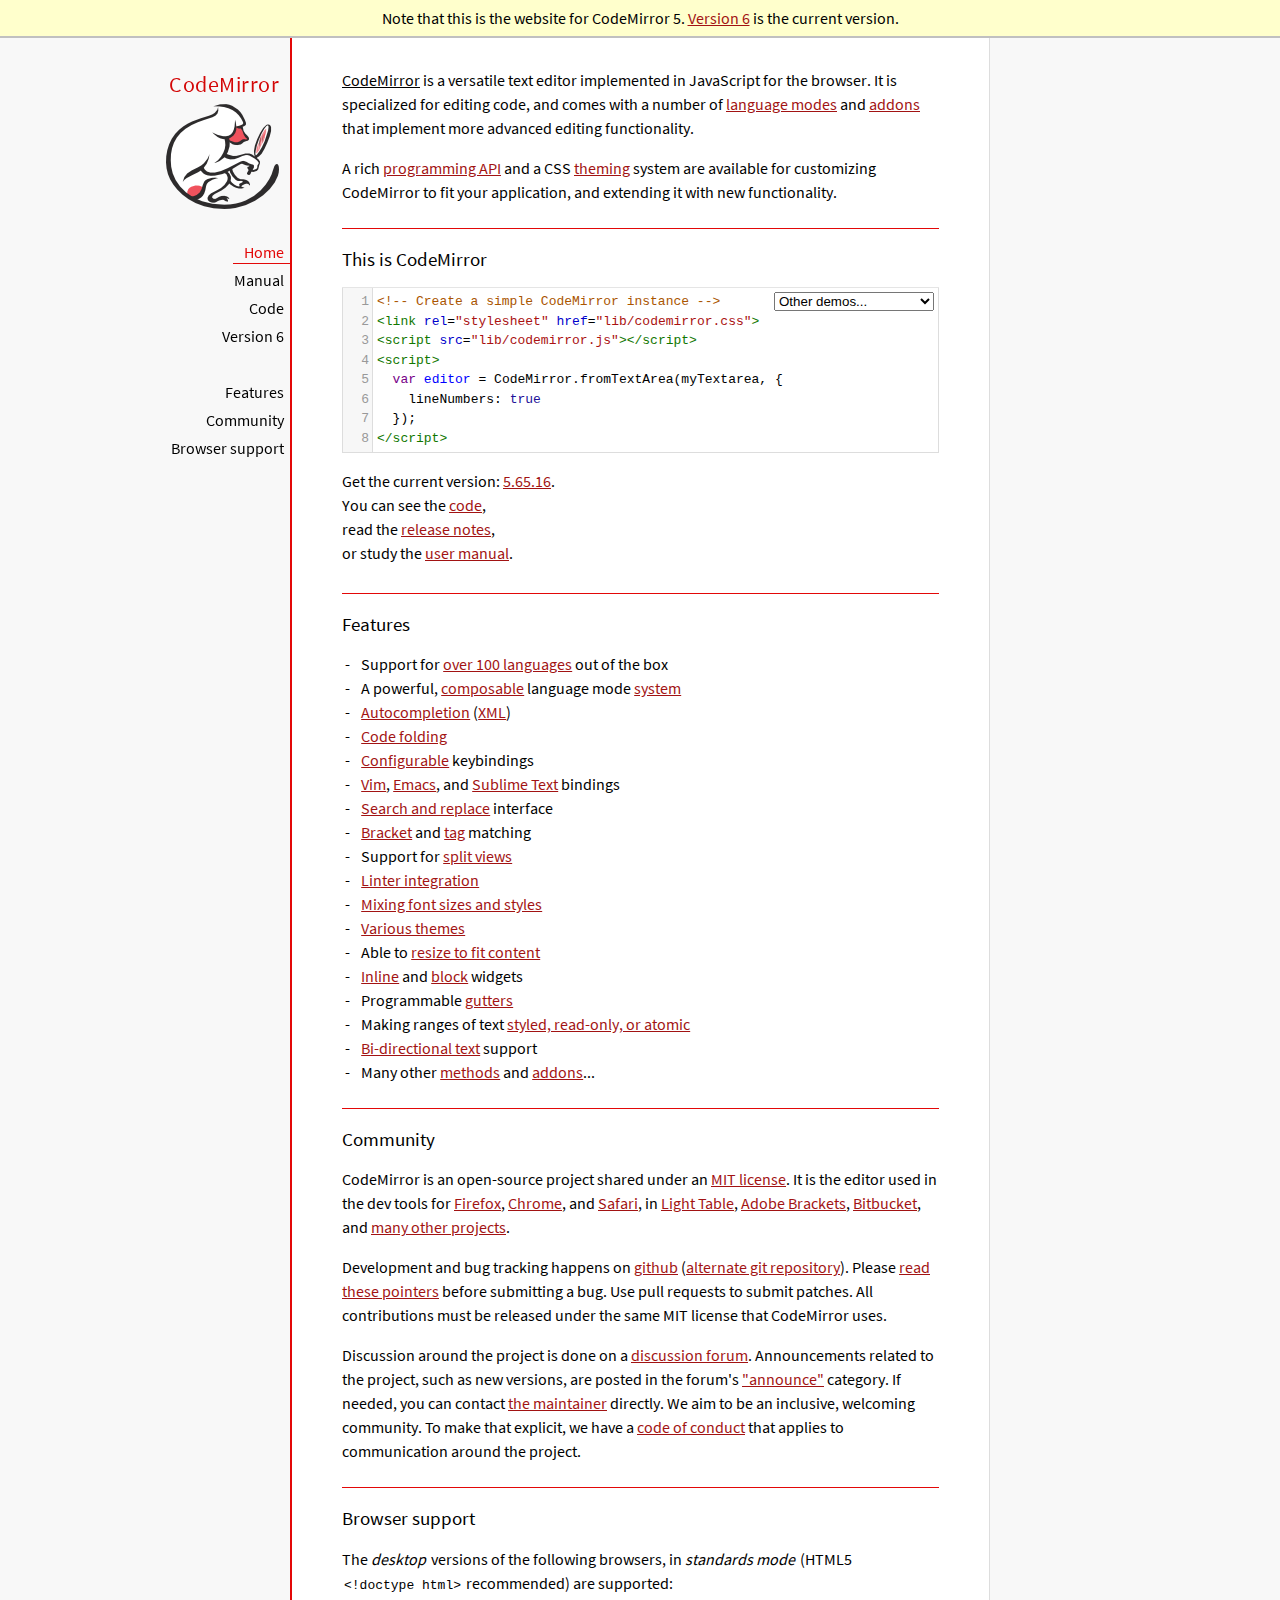
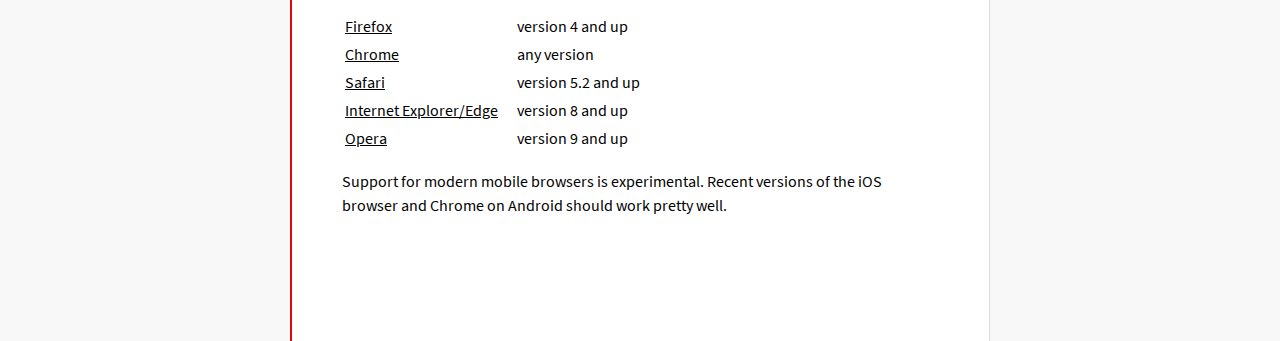
<file: pythonApp/static/codemirror-5.65.16/index.html>
<!doctype html>

<title>CodeMirror 5</title>
<meta charset="utf-8"/>

<link rel=stylesheet href="lib/codemirror.css">
<link rel=stylesheet href="doc/docs.css">
<script src="lib/codemirror.js"></script>
<script src="mode/xml/xml.js"></script>
<script src="mode/javascript/javascript.js"></script>
<script src="mode/css/css.js"></script>
<script src="mode/htmlmixed/htmlmixed.js"></script>
<script src="addon/edit/matchbrackets.js"></script>

<script src="doc/activebookmark.js"></script>

<style>
  .CodeMirror { height: auto; border: 1px solid #ddd; }
  .CodeMirror-scroll { max-height: 200px; }
  .CodeMirror pre { padding-left: 7px; line-height: 1.25; }
  .banner { background: #ffc; padding: 6px; border-bottom: 2px solid silver; text-align: center }
</style>

<div class=banner>
  Note that this is the website for CodeMirror 5. <a href="https://codemirror.net/">Version 6</a> is the current version.
</div>

<div id=nav>
  <a href="https://codemirror.net/5"><h1>CodeMirror</h1><img id=logo src="doc/logo.png"></a>

  <ul>
    <li><a class=active data-default="true" href="#description">Home</a>
    <li><a href="doc/manual.html">Manual</a>
    <li><a href="https://github.com/codemirror/codemirror5">Code</a>
    <li><a href="https://codemirror.net/">Version 6</a>
  </ul>
  <ul>
    <li><a href="#features">Features</a>
    <li><a href="#community">Community</a>
    <li><a href="#browsersupport">Browser support</a>
  </ul>
</div>

<article>

<section id=description class=first>
  <p><strong>CodeMirror</strong> is a versatile text editor
  implemented in JavaScript for the browser. It is specialized for
  editing code, and comes with a number of <a href="mode/index.html">language modes</a> and <a href="doc/manual.html#addons">addons</a>
  that implement more advanced editing functionality.</p>

  <p>A rich <a href="doc/manual.html#api">programming API</a> and a
  CSS <a href="doc/manual.html#styling">theming</a> system are
  available for customizing CodeMirror to fit your application, and
  extending it with new functionality.</p>
</section>

<section id=demo>
  <h2>This is CodeMirror</h2>
  <form style="position: relative; margin-top: .5em;"><textarea id=demotext>
<!-- Create a simple CodeMirror instance -->
<link rel="stylesheet" href="lib/codemirror.css">
<script src="lib/codemirror.js"></script>
<script>
  var editor = CodeMirror.fromTextArea(myTextarea, {
    lineNumbers: true
  });
</script></textarea>
  <select id="demolist" onchange="document.location = this.options[this.selectedIndex].value;">
    <option value="#">Other demos...</option>
    <option value="demo/complete.html">Autocompletion</option>
    <option value="demo/folding.html">Code folding</option>
    <option value="demo/theme.html">Themes</option>
    <option value="mode/htmlmixed/index.html">Mixed language modes</option>
    <option value="demo/bidi.html">Bi-directional text</option>
    <option value="demo/variableheight.html">Variable font sizes</option>
    <option value="demo/search.html">Search interface</option>
    <option value="demo/vim.html">Vim bindings</option>
    <option value="demo/emacs.html">Emacs bindings</option>
    <option value="demo/sublime.html">Sublime Text bindings</option>
    <option value="demo/tern.html">Tern integration</option>
    <option value="demo/merge.html">Merge/diff interface</option>
    <option value="demo/fullscreen.html">Full-screen editor</option>
    <option value="demo/simplescrollbars.html">Custom scrollbars</option>
  </select></form>
  <script>
    var editor = CodeMirror.fromTextArea(document.getElementById("demotext"), {
      lineNumbers: true,
      mode: "text/html",
      matchBrackets: true
    });
  </script>

  <div class=actions>
    Get the current version: <a href="https://codemirror.net/5/codemirror.zip">5.65.16</a>.<br>
    You can see the <a href="https://github.com/codemirror/codemirror5" title="GitHub repository">code</a>,<br>
    read the <a href="doc/releases.html">release notes</a>,<br>
    or study the <a href="doc/manual.html">user manual</a>.
  </div>

</section>

<section id=features>
  <h2>Features</h2>
  <ul>
    <li>Support for <a href="mode/index.html">over 100 languages</a> out of the box
    <li>A powerful, <a href="mode/htmlmixed/index.html">composable</a> language mode <a href="doc/manual.html#modeapi">system</a>
    <li><a href="doc/manual.html#addon_show-hint">Autocompletion</a> (<a href="demo/xmlcomplete.html">XML</a>)
    <li><a href="doc/manual.html#addon_foldcode">Code folding</a>
    <li><a href="doc/manual.html#option_extraKeys">Configurable</a> keybindings
    <li><a href="demo/vim.html">Vim</a>, <a href="demo/emacs.html">Emacs</a>, and <a href="demo/sublime.html">Sublime Text</a> bindings
    <li><a href="doc/manual.html#addon_search">Search and replace</a> interface
    <li><a href="doc/manual.html#addon_matchbrackets">Bracket</a> and <a href="doc/manual.html#addon_matchtags">tag</a> matching
    <li>Support for <a href="demo/buffers.html">split views</a>
    <li><a href="doc/manual.html#addon_lint">Linter integration</a>
    <li><a href="demo/variableheight.html">Mixing font sizes and styles</a>
    <li><a href="demo/theme.html">Various themes</a>
    <li>Able to <a href="demo/resize.html">resize to fit content</a>
    <li><a href="doc/manual.html#mark_replacedWith">Inline</a> and <a href="doc/manual.html#addLineWidget">block</a> widgets
    <li>Programmable <a href="demo/marker.html">gutters</a>
    <li>Making ranges of text <a href="doc/manual.html#markText">styled, read-only, or atomic</a>
    <li><a href="demo/bidi.html">Bi-directional text</a> support
    <li>Many other <a href="doc/manual.html#api">methods</a> and <a href="doc/manual.html#addons">addons</a>...
  </ul>
</section>

<section id=community>
  <h2>Community</h2>

  <p>CodeMirror is an open-source project shared under
  an <a href="LICENSE">MIT license</a>. It is the editor used in the
  dev tools for
  <a href="https://hacks.mozilla.org/2013/11/firefox-developer-tools-episode-27-edit-as-html-codemirror-more/">Firefox</a>,
  <a href="https://developers.google.com/chrome-developer-tools/">Chrome</a>,
  and <a href="https://developer.apple.com/safari/tools/">Safari</a>, in <a href="http://www.lighttable.com/">Light
  Table</a>, <a href="http://brackets.io/">Adobe
  Brackets</a>, <a href="http://blog.bitbucket.org/2013/05/14/edit-your-code-in-the-cloud-with-bitbucket/">Bitbucket</a>,
  and <a href="doc/realworld.html">many other projects</a>.</p>

  <p>Development and bug tracking happens
  on <a href="https://github.com/codemirror/CodeMirror/">github</a>
  (<a href="http://marijnhaverbeke.nl/git/codemirror">alternate git
  repository</a>).
  Please <a href="https://codemirror.net/5/doc/reporting.html">read these
  pointers</a> before submitting a bug. Use pull requests to submit
  patches. All contributions must be released under the same MIT
  license that CodeMirror uses.</p>

  <p>Discussion around the project is done on
  a <a href="https://discuss.codemirror.net">discussion forum</a>.
  Announcements related to the project, such as new versions, are
  posted in the
  forum's <a href="https://discuss.codemirror.net/c/announce">"announce"</a>
  category. If needed, you can
  contact <a href="mailto:marijn@haverbeke.berlin">the maintainer</a>
  directly. We aim to be an inclusive, welcoming community. To make
  that explicit, we have
  a <a href="http://contributor-covenant.org/version/1/1/0/">code of
  conduct</a> that applies to communication around the project.</p>
</section>

<section id=browsersupport>
  <h2>Browser support</h2>
  <p>The <em>desktop</em> versions of the following browsers,
  in <em>standards mode</em> (HTML5 <code>&lt;!doctype html></code>
  recommended) are supported:</p>
  <table style="margin-bottom: 1em">
    <tr><th>Firefox</th><td>version 4 and up</td></tr>
    <tr><th>Chrome</th><td>any version</td></tr>
    <tr><th>Safari</th><td>version 5.2 and up</td></tr>
    <tr><th style="padding-right: 1em;">Internet Explorer/Edge</th><td>version 8 and up</td></tr>
    <tr><th>Opera</th><td>version 9 and up</td></tr>
  </table>
  <p>Support for modern mobile browsers is experimental. Recent
  versions of the iOS browser and Chrome on Android should work
  pretty well.</p>
</section>

</article>
</file>
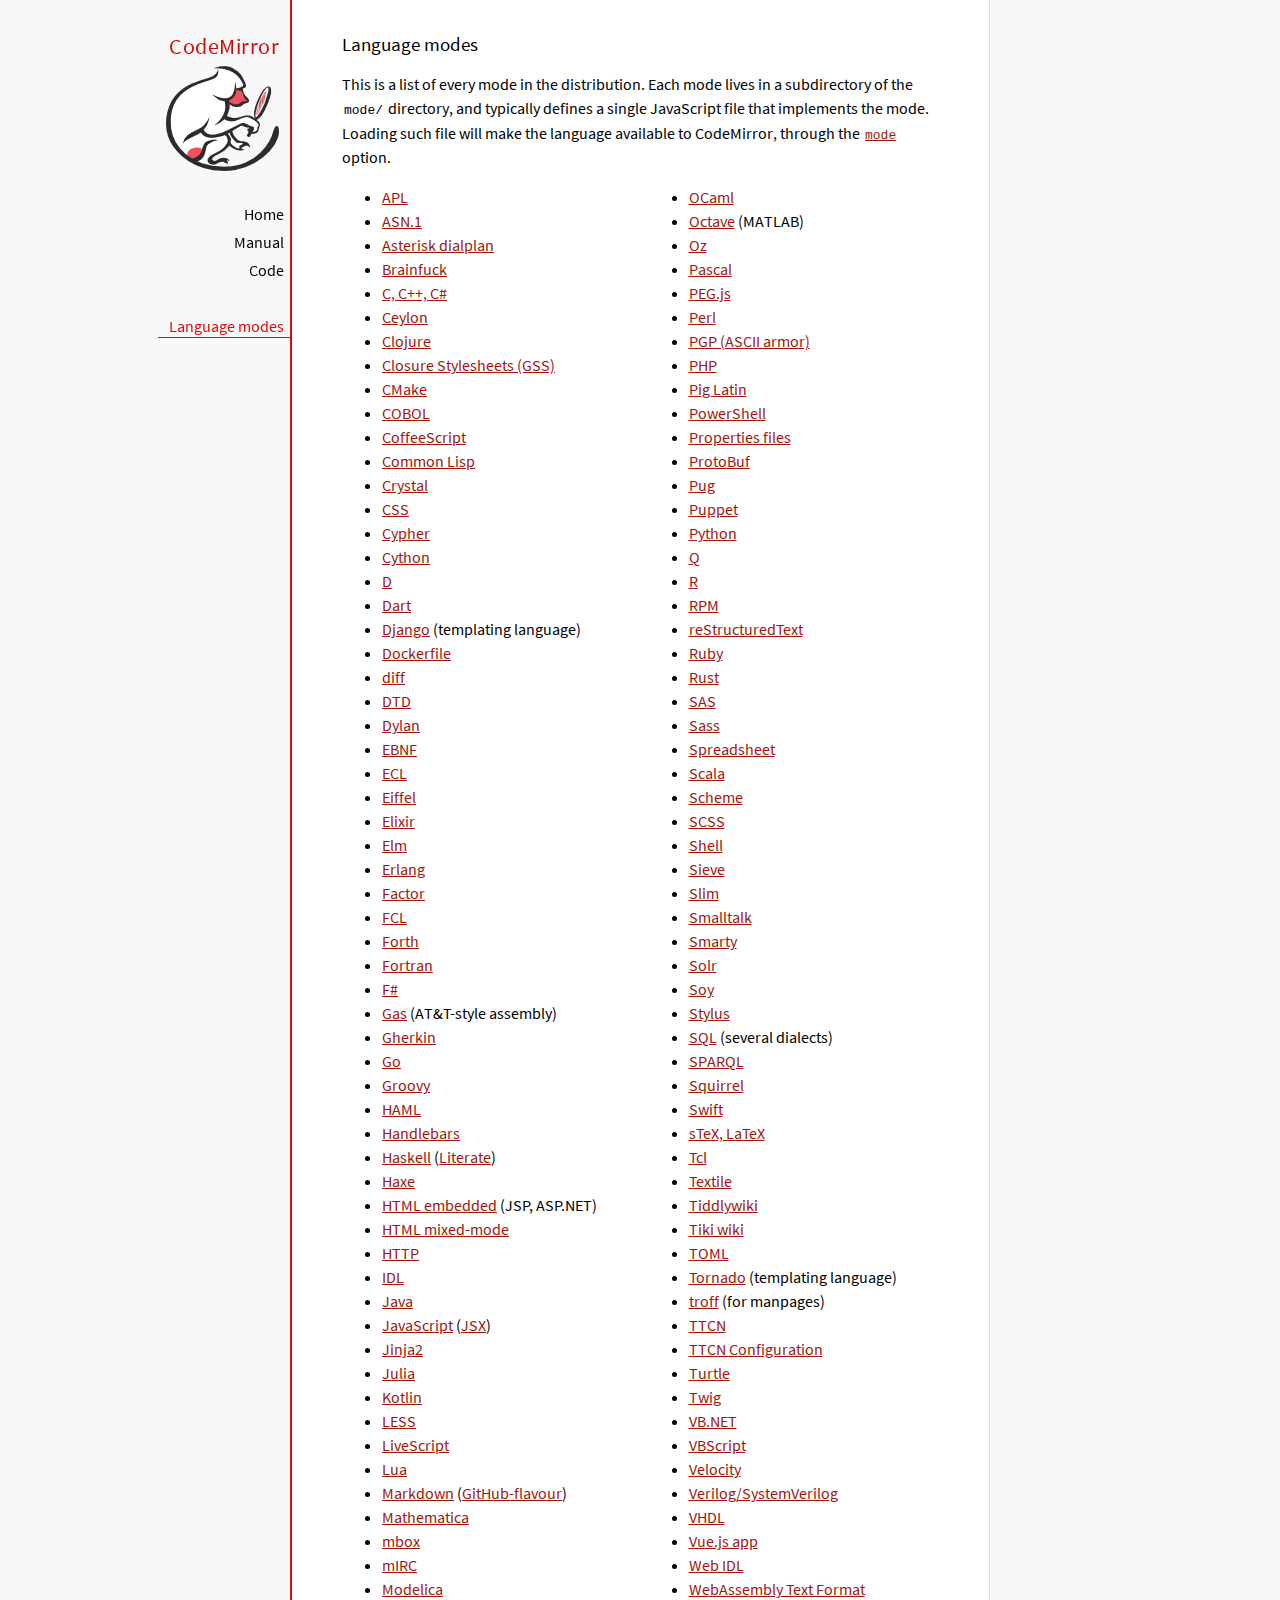
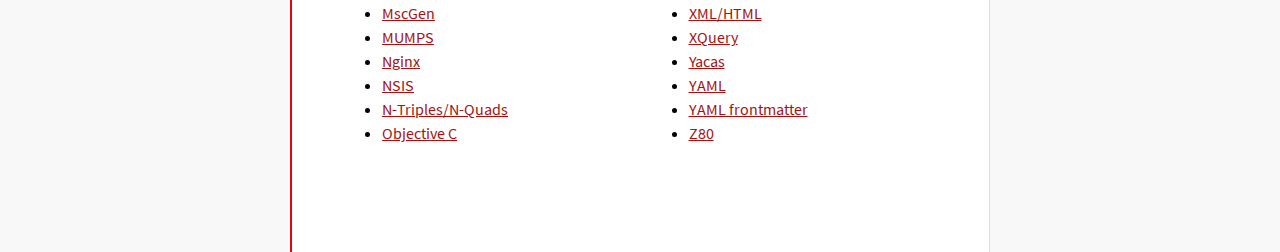
<file: pythonApp/static/codemirror-5.65.16/mode/index.html>
<!doctype html>

<title>CodeMirror: Language Modes</title>
<meta charset="utf-8"/>
<link rel=stylesheet href="../doc/docs.css">

<div id=nav>
  <a href="https://codemirror.net/5"><h1>CodeMirror</h1><img id=logo src="../doc/logo.png"></a>

  <ul>
    <li><a href="../index.html">Home</a>
    <li><a href="../doc/manual.html">Manual</a>
    <li><a href="https://github.com/codemirror/codemirror5">Code</a>
  </ul>
  <ul>
    <li><a class=active href="#">Language modes</a>
  </ul>
</div>

<article>

  <h2>Language modes</h2>

  <p>This is a list of every mode in the distribution. Each mode lives
in a subdirectory of the <code>mode/</code> directory, and typically
defines a single JavaScript file that implements the mode. Loading
such file will make the language available to CodeMirror, through
the <a href="../doc/manual.html#option_mode"><code>mode</code></a>
option.</p>

  <div style="-webkit-columns: 100px 2; -moz-columns: 100px 2; columns: 100px 2;">
    <ul style="margin-top: 0">
      <li><a href="apl/index.html">APL</a></li>
      <li><a href="asn.1/index.html">ASN.1</a></li>
      <li><a href="asterisk/index.html">Asterisk dialplan</a></li>
      <li><a href="brainfuck/index.html">Brainfuck</a></li>
      <li><a href="clike/index.html">C, C++, C#</a></li>
      <li><a href="clike/index.html">Ceylon</a></li>
      <li><a href="clojure/index.html">Clojure</a></li>
      <li><a href="css/gss.html">Closure Stylesheets (GSS)</a></li>
      <li><a href="cmake/index.html">CMake</a></li>
      <li><a href="cobol/index.html">COBOL</a></li>
      <li><a href="coffeescript/index.html">CoffeeScript</a></li>
      <li><a href="commonlisp/index.html">Common Lisp</a></li>
      <li><a href="crystal/index.html">Crystal</a></li>
      <li><a href="css/index.html">CSS</a></li>
      <li><a href="cypher/index.html">Cypher</a></li>
      <li><a href="python/index.html">Cython</a></li>
      <li><a href="d/index.html">D</a></li>
      <li><a href="dart/index.html">Dart</a></li>
      <li><a href="django/index.html">Django</a> (templating language)</li>
      <li><a href="dockerfile/index.html">Dockerfile</a></li>
      <li><a href="diff/index.html">diff</a></li>
      <li><a href="dtd/index.html">DTD</a></li>
      <li><a href="dylan/index.html">Dylan</a></li>
      <li><a href="ebnf/index.html">EBNF</a></li>
      <li><a href="ecl/index.html">ECL</a></li>
      <li><a href="eiffel/index.html">Eiffel</a></li>
      <li><a href="https://github.com/optick/codemirror-mode-elixir">Elixir</a></li>
      <li><a href="elm/index.html">Elm</a></li>
      <li><a href="erlang/index.html">Erlang</a></li>
      <li><a href="factor/index.html">Factor</a></li>
      <li><a href="fcl/index.html">FCL</a></li>
      <li><a href="forth/index.html">Forth</a></li>
      <li><a href="fortran/index.html">Fortran</a></li>
      <li><a href="mllike/index.html">F#</a></li>
      <li><a href="gas/index.html">Gas</a> (AT&amp;T-style assembly)</li>
      <li><a href="gherkin/index.html">Gherkin</a></li>
      <li><a href="go/index.html">Go</a></li>
      <li><a href="groovy/index.html">Groovy</a></li>
      <li><a href="haml/index.html">HAML</a></li>
      <li><a href="handlebars/index.html">Handlebars</a></li>
      <li><a href="haskell/index.html">Haskell</a> (<a href="haskell-literate/index.html">Literate</a>)</li>
      <li><a href="haxe/index.html">Haxe</a></li>
      <li><a href="htmlembedded/index.html">HTML embedded</a> (JSP, ASP.NET)</li>
      <li><a href="htmlmixed/index.html">HTML mixed-mode</a></li>
      <li><a href="http/index.html">HTTP</a></li>
      <li><a href="idl/index.html">IDL</a></li>
      <li><a href="clike/index.html">Java</a></li>
      <li><a href="javascript/index.html">JavaScript</a> (<a href="jsx/index.html">JSX</a>)</li>
      <li><a href="jinja2/index.html">Jinja2</a></li>
      <li><a href="julia/index.html">Julia</a></li>
      <li><a href="clike/index.html">Kotlin</a></li>
      <li><a href="css/less.html">LESS</a></li>
      <li><a href="livescript/index.html">LiveScript</a></li>
      <li><a href="lua/index.html">Lua</a></li>
      <li><a href="markdown/index.html">Markdown</a> (<a href="gfm/index.html">GitHub-flavour</a>)</li>
      <li><a href="mathematica/index.html">Mathematica</a></li>
      <li><a href="mbox/index.html">mbox</a></li>
      <li><a href="mirc/index.html">mIRC</a></li>
      <li><a href="modelica/index.html">Modelica</a></li>
      <li><a href="mscgen/index.html">MscGen</a></li>
      <li><a href="mumps/index.html">MUMPS</a></li>
      <li><a href="nginx/index.html">Nginx</a></li>
      <li><a href="nsis/index.html">NSIS</a></li>
      <li><a href="ntriples/index.html">N-Triples/N-Quads</a></li>
      <li><a href="clike/index.html">Objective C</a></li>
      <li><a href="mllike/index.html">OCaml</a></li>
      <li><a href="octave/index.html">Octave</a> (MATLAB)</li>
      <li><a href="oz/index.html">Oz</a></li>
      <li><a href="pascal/index.html">Pascal</a></li>
      <li><a href="pegjs/index.html">PEG.js</a></li>
      <li><a href="perl/index.html">Perl</a></li>
      <li><a href="asciiarmor/index.html">PGP (ASCII armor)</a></li>
      <li><a href="php/index.html">PHP</a></li>
      <li><a href="pig/index.html">Pig Latin</a></li>
      <li><a href="powershell/index.html">PowerShell</a></li>
      <li><a href="properties/index.html">Properties files</a></li>
      <li><a href="protobuf/index.html">ProtoBuf</a></li>
      <li><a href="pug/index.html">Pug</a></li>
      <li><a href="puppet/index.html">Puppet</a></li>
      <li><a href="python/index.html">Python</a></li>
      <li><a href="q/index.html">Q</a></li>
      <li><a href="r/index.html">R</a></li>
      <li><a href="rpm/index.html">RPM</a></li>
      <li><a href="rst/index.html">reStructuredText</a></li>
      <li><a href="ruby/index.html">Ruby</a></li>
      <li><a href="rust/index.html">Rust</a></li>
      <li><a href="sas/index.html">SAS</a></li>
      <li><a href="sass/index.html">Sass</a></li>
      <li><a href="spreadsheet/index.html">Spreadsheet</a></li>
      <li><a href="clike/scala.html">Scala</a></li>
      <li><a href="scheme/index.html">Scheme</a></li>
      <li><a href="css/scss.html">SCSS</a></li>
      <li><a href="shell/index.html">Shell</a></li>
      <li><a href="sieve/index.html">Sieve</a></li>
      <li><a href="slim/index.html">Slim</a></li>
      <li><a href="smalltalk/index.html">Smalltalk</a></li>
      <li><a href="smarty/index.html">Smarty</a></li>
      <li><a href="solr/index.html">Solr</a></li>
      <li><a href="soy/index.html">Soy</a></li>
      <li><a href="stylus/index.html">Stylus</a></li>
      <li><a href="sql/index.html">SQL</a> (several dialects)</li>
      <li><a href="sparql/index.html">SPARQL</a></li>
      <li><a href="clike/index.html">Squirrel</a></li>
      <li><a href="swift/index.html">Swift</a></li>
      <li><a href="stex/index.html">sTeX, LaTeX</a></li>
      <li><a href="tcl/index.html">Tcl</a></li>
      <li><a href="textile/index.html">Textile</a></li>
      <li><a href="tiddlywiki/index.html">Tiddlywiki</a></li>
      <li><a href="tiki/index.html">Tiki wiki</a></li>
      <li><a href="toml/index.html">TOML</a></li>
      <li><a href="tornado/index.html">Tornado</a> (templating language)</li>
      <li><a href="troff/index.html">troff</a> (for manpages)</li>
      <li><a href="ttcn/index.html">TTCN</a></li>
      <li><a href="ttcn-cfg/index.html">TTCN Configuration</a></li>
      <li><a href="turtle/index.html">Turtle</a></li>
      <li><a href="twig/index.html">Twig</a></li>
      <li><a href="vb/index.html">VB.NET</a></li>
      <li><a href="vbscript/index.html">VBScript</a></li>
      <li><a href="velocity/index.html">Velocity</a></li>
      <li><a href="verilog/index.html">Verilog/SystemVerilog</a></li>
      <li><a href="vhdl/index.html">VHDL</a></li>
      <li><a href="vue/index.html">Vue.js app</a></li>
      <li><a href="webidl/index.html">Web IDL</a></li>
      <li><a href="wast/index.html">WebAssembly Text Format</a></li>
      <li><a href="xml/index.html">XML/HTML</a></li>
      <li><a href="xquery/index.html">XQuery</a></li>
      <li><a href="yacas/index.html">Yacas</a></li>
      <li><a href="yaml/index.html">YAML</a></li>
      <li><a href="yaml-frontmatter/index.html">YAML frontmatter</a></li>
      <li><a href="z80/index.html">Z80</a></li>
    </ul>
  </div>

</article>
</file>
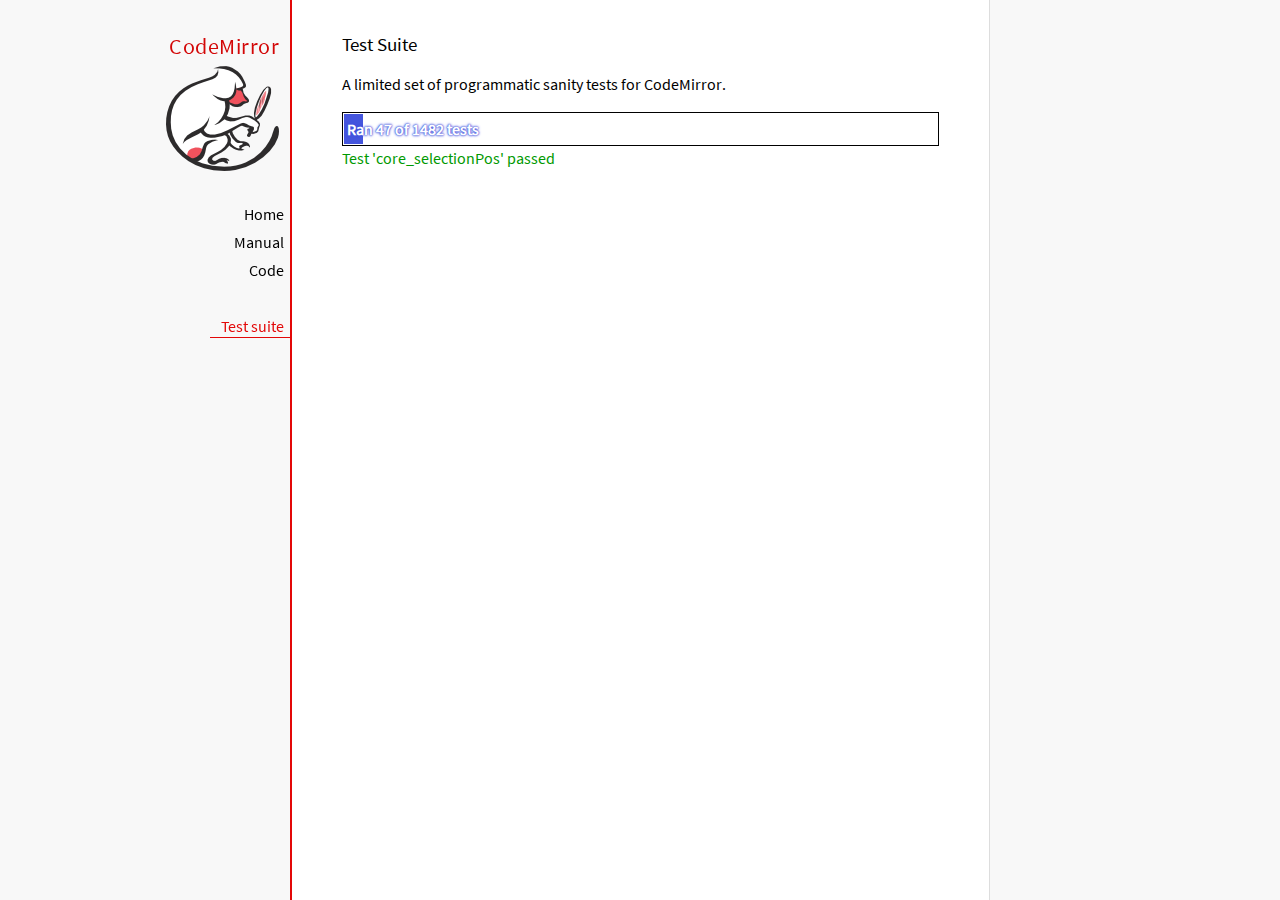
<file: pythonApp/static/codemirror-5.65.16/test/index.html>
<!doctype html>

<meta charset="utf-8"/>
<title>CodeMirror: Test Suite</title>
<link rel=stylesheet href="../doc/docs.css">

<link rel="stylesheet" href="../lib/codemirror.css">
<link rel="stylesheet" href="mode_test.css">
<script>
  var errored = []
  window.onerror = function(e) { errored.push(e) }
</script>
<script src="../doc/activebookmark.js"></script>
<script src="../lib/codemirror.js"></script>
<script src="../mode/meta.js"></script>
<script src="../addon/mode/overlay.js"></script>
<script src="../addon/mode/multiplex.js"></script>
<script src="../addon/search/searchcursor.js"></script>
<script src="../addon/dialog/dialog.js"></script>
<script src="../addon/edit/matchbrackets.js"></script>
<script src="../addon/hint/sql-hint.js"></script>
<script src="../addon/hint/xml-hint.js"></script>
<script src="../addon/hint/html-hint.js"></script>
<script src="../addon/comment/comment.js"></script>
<script src="../addon/mode/simple.js"></script>
<script src="../mode/css/css.js"></script>
<script src="../mode/clike/clike.js"></script>
<!-- clike must be after css or vim and sublime tests will fail -->
<script src="../mode/clojure/clojure.js"></script>
<script src="../mode/cypher/cypher.js"></script>
<script src="../mode/d/d.js"></script>
<script src="../mode/dockerfile/dockerfile.js"></script>
<script src="../mode/gfm/gfm.js"></script>
<script src="../mode/haml/haml.js"></script>
<script src="../mode/htmlmixed/htmlmixed.js"></script>
<script src="../mode/javascript/javascript.js"></script>
<script src="../mode/jsx/jsx.js"></script>
<script src="../mode/markdown/markdown.js"></script>
<script src="../mode/php/php.js"></script>
<script src="../mode/python/python.js"></script>
<script src="../mode/powershell/powershell.js"></script>
<script src="../mode/ruby/ruby.js"></script>
<script src="../mode/sass/sass.js"></script>
<script src="../mode/shell/shell.js"></script>
<script src="../mode/slim/slim.js"></script>
<script src="../mode/soy/soy.js"></script>
<script src="../mode/sql/sql.js"></script>
<script src="../mode/stex/stex.js"></script>
<script src="../mode/swift/swift.js"></script>
<script src="../mode/textile/textile.js"></script>
<script src="../mode/verilog/verilog.js"></script>
<script src="../mode/xml/xml.js"></script>
<script src="../mode/xquery/xquery.js"></script>
<script src="../keymap/emacs.js"></script>
<script src="../keymap/sublime.js"></script>
<script src="../keymap/vim.js"></script>
<script src="../mode/rust/rust.js"></script>
<script src="../mode/mscgen/mscgen.js"></script>
<script src="../mode/dylan/dylan.js"></script>
<script src="../mode/wast/wast.js"></script>

<style>
  .ok { color: #090; }
  .fail { color: #e00; }
  .error { color: #c90; }
  .done { font-weight: bold; }
  #progress {
  background: #45d;
  color: white;
  text-shadow: 0 0 1px #45d, 0 0 2px #45d, 0 0 3px #45d;
  font-weight: bold;
  white-space: pre;
  }
  #testground {
  visibility: hidden;
  }
  #testground.offscreen {
  visibility: visible;
  position: absolute;
  left: -10000px;
  top: -10000px;
  }
  .CodeMirror { border: 1px solid black; }
</style>

<div id=nav>
  <a href="https://codemirror.net/5"><h1>CodeMirror</h1><img id=logo src="../doc/logo.png"></a>

  <ul>
    <li><a href="../index.html">Home</a>
    <li><a href="../doc/manual.html">Manual</a>
    <li><a href="https://github.com/codemirror/codemirror5">Code</a>
  </ul>
  <ul>
    <li><a class=active href="#">Test suite</a>
  </ul>
</div>

<article>
  <h2>Test Suite</h2>

    <p>A limited set of programmatic sanity tests for CodeMirror.</p>

    <div style="border: 1px solid black; padding: 1px; max-width: 700px;">
      <div style="width: 0px;" id=progress><div style="padding: 3px;">Ran <span id="progress_ran">0</span><span id="progress_total"> of 0</span> tests</div></div>
    </div>
    <p id=status>Please enable JavaScript...</p>
    <div id=output></div>

    <div id=testground></div>

    <script src="driver.js"></script>
    <script src="test.js"></script>
    <script src="doc_test.js"></script>
    <script src="multi_test.js"></script>
    <script src="contenteditable_test.js"></script>
    <script src="scroll_test.js"></script>
    <script src="comment_test.js"></script>
    <script src="search_test.js"></script>
    <script src="mode_test.js"></script>

    <script src="../mode/clike/test.js"></script>
    <script src="../mode/clojure/test.js"></script>
    <script src="../mode/css/test.js"></script>
    <script src="../mode/css/gss_test.js"></script>
    <script src="../mode/css/scss_test.js"></script>
    <script src="../mode/css/less_test.js"></script>
    <script src="../mode/cypher/test.js"></script>
    <script src="../mode/d/test.js"></script>
    <script src="../mode/dockerfile/test.js"></script>
    <script src="../mode/gfm/test.js"></script>
    <script src="../mode/haml/test.js"></script>
    <script src="../mode/javascript/test.js"></script>
    <script src="../mode/jsx/test.js"></script>
    <script src="../mode/markdown/test.js"></script>
    <script src="../mode/php/test.js"></script>
    <script src="../mode/powershell/test.js"></script>
    <script src="../mode/ruby/test.js"></script>
    <script src="../mode/sass/test.js"></script>
    <script src="../mode/shell/test.js"></script>
    <script src="../mode/slim/test.js"></script>
    <script src="../mode/soy/test.js"></script>
    <script src="../mode/stex/test.js"></script>
    <script src="../mode/swift/test.js"></script>
    <script src="../mode/textile/test.js"></script>
    <script src="../mode/verilog/test.js"></script>
    <script src="../mode/xml/test.js"></script>
    <script src="../mode/xquery/test.js"></script>
    <script src="../mode/python/test.js"></script>
    <script src="../mode/rust/test.js"></script>
    <script src="../mode/wast/test.js"></script>
    <script src="../mode/mscgen/mscgen_test.js"></script>
    <script src="../mode/mscgen/xu_test.js"></script>
    <script src="../mode/mscgen/msgenny_test.js"></script>
    <script src="../mode/dylan/test.js"></script>
    <script src="../addon/mode/multiplex_test.js"></script>
    <script src="../addon/fold/foldcode.js"></script>
    <script src="../addon/fold/brace-fold.js"></script>
    <script src="../addon/fold/xml-fold.js"></script>
    <script src="../addon/scroll/annotatescrollbar.js"></script>

    <script src="emacs_test.js"></script>
    <script src="sql-hint-test.js"></script>
    <script src="sublime_test.js"></script>
    <script src="html-hint-test.js"></script>
    <script src="annotatescrollbar.js"></script>
    <script>
      window.onload = runHarness;
      CodeMirror.on(window, 'hashchange', runHarness);

      function esc(str) {
        return str.replace(/[<&]/, function(ch) { return ch == "<" ? "&lt;" : "&amp;"; });
      }

      var output = document.getElementById("output"),
          progress = document.getElementById("progress"),
          progressRan = document.getElementById("progress_ran").childNodes[0],
          progressTotal = document.getElementById("progress_total").childNodes[0];
      var count = 0,
          failed = 0,
          skipped = 0,
          bad = "",
          running = false, // Flag that states tests are running
          quit = false, // Flag to quit tests ASAP
          verbose = false, // Adds message for *every* test to output
          done = false

      function runHarness(){
        if (running) {
          quit = true;
          setStatus("Restarting tests...", '', true);
          setTimeout(function(){ runHarness(); }, 500);
          return;
        }
        filters = [];
        verbose = false;
        if (window.location.hash.substr(1)){
          var strings = window.location.hash.substr(1).split(",");
          while (strings.length) {
            var s = strings.shift();
            if (s === "verbose")
              verbose = true;
            else
              filters.push(parseTestFilter(decodeURIComponent(s)));
          }
        }
        quit = false;
        running = true;
        setStatus("Loading tests...");
        count = 0;
        failed = 0;
        done = false;
        skipped = 0;
        bad = "";
        totalTests = countTests();
        progressTotal.nodeValue = " of " + totalTests;
        progressRan.nodeValue = count;
        output.innerHTML = '';
        document.getElementById("testground").innerHTML = "<form>" +
          "<textarea id=\"code\" name=\"code\"></textarea>" +
          "<input type=submit value=ok name=submit>" +
          "</form>";
        runTests(displayTest);
      }

      function setStatus(message, className, force){
        if (quit && !force) return;
        if (!message) throw("must provide message");
        var status = document.getElementById("status").childNodes[0];
        status.nodeValue = message;
        status.parentNode.className = className;
      }
      function addOutput(name, className, code){
        var newOutput = document.createElement("dl");
        var newTitle = document.createElement("dt");
        newTitle.className = className;
        newTitle.appendChild(document.createTextNode(name));
        newOutput.appendChild(newTitle);
        var newMessage = document.createElement("dd");
        newMessage.innerHTML = code;
        newOutput.appendChild(newTitle);
        newOutput.appendChild(newMessage);
        output.appendChild(newOutput);
      }
      function displayTest(type, name, customMessage) {
        var message = "???";
        if (type != "done" && type != "skipped") ++count;
        progress.style.width = (count * (progress.parentNode.clientWidth - 2) / (totalTests || 1)) + "px";
        progressRan.nodeValue = count;
        if (type == "ok") {
          message = "Test '" + name + "' passed";
          if (!verbose) customMessage = false;
        } else if (type == "skipped") {
          message = "Test '" + name + "' skipped";
          ++skipped;
          if (!verbose) customMessage = false;
        } else if (type == "expected") {
          message = "Test '" + name + "' failed as expected";
          if (!verbose) customMessage = false;
        } else if (type == "error" || type == "fail") {
          ++failed;
          message = "Test '" + name + "' failed";
        } else if (type == "done") {
          if (failed) {
            type += " fail";
            message = failed + " failure" + (failed > 1 ? "s" : "");
          } else if (count < totalTests) {
            failed = totalTests - count;
            type += " fail";
            message = failed + " failure" + (failed > 1 ? "s" : "");
          } else {
            type += " ok";
            message = "All passed"
            if (skipped) {
              message += " (" + skipped + " skipped)";
            }
          }
          done = true
          progressTotal.nodeValue = '';
          customMessage = true; // Hack to avoid adding to output
        }
        if (verbose && !customMessage)  customMessage = message;
        setStatus(message, type);
        if (customMessage && customMessage.length > 0) {
          addOutput(name, type, customMessage);
        }
      }
    </script>

</article>
</file>
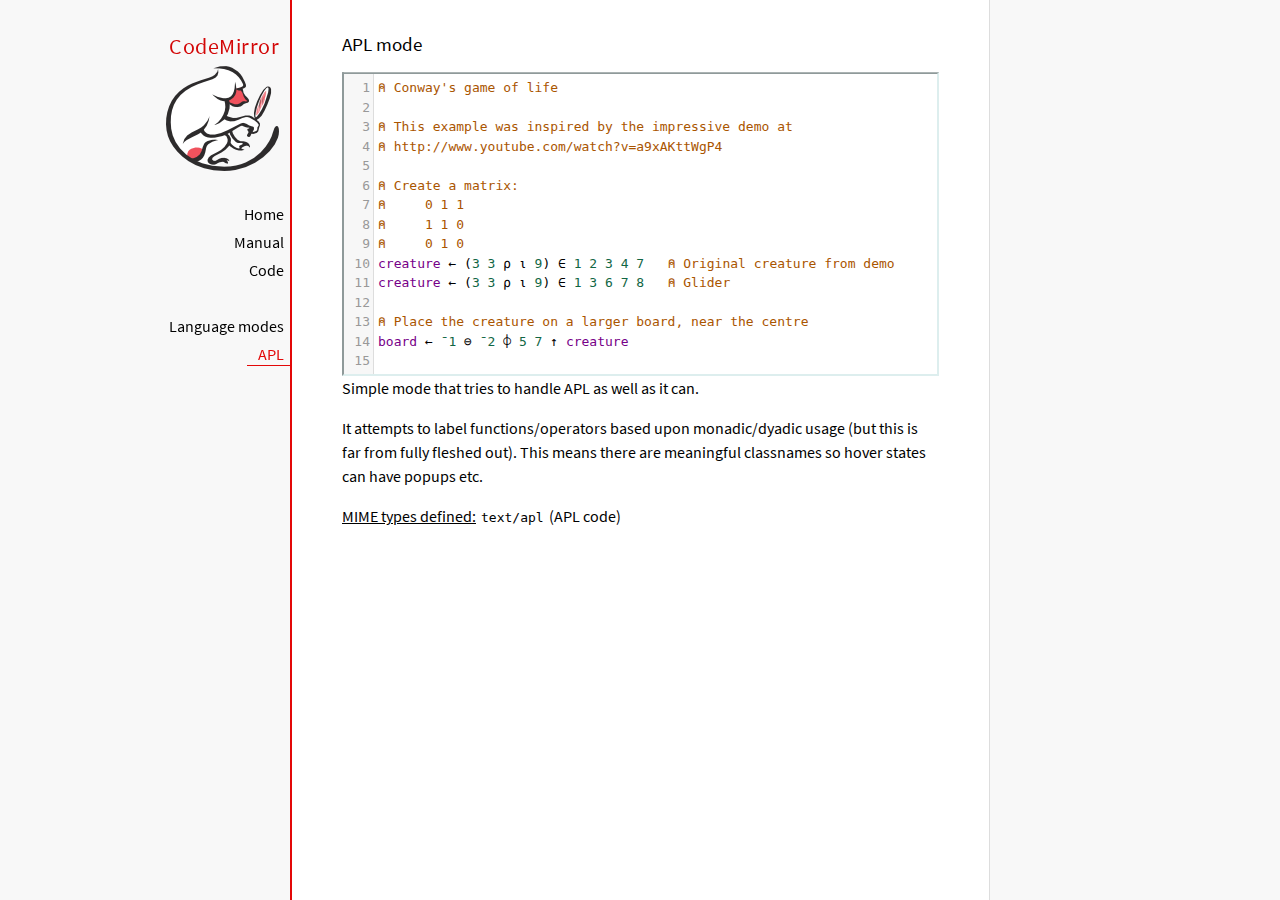
<file: pythonApp/static/codemirror-5.65.16/mode/apl/index.html>
<!doctype html>

<title>CodeMirror: APL mode</title>
<meta charset="utf-8"/>
<link rel=stylesheet href="../../doc/docs.css">

<link rel="stylesheet" href="../../lib/codemirror.css">
<script src="../../lib/codemirror.js"></script>
<script src="../../addon/edit/matchbrackets.js"></script>
<script src="./apl.js"></script>
<style>
	.CodeMirror { border: 2px inset #dee; }
    </style>
<div id=nav>
  <a href="https://codemirror.net/5"><h1>CodeMirror</h1><img id=logo src="../../doc/logo.png" alt=""></a>

  <ul>
    <li><a href="../../index.html">Home</a>
    <li><a href="../../doc/manual.html">Manual</a>
    <li><a href="https://github.com/codemirror/codemirror5">Code</a>
  </ul>
  <ul>
    <li><a href="../index.html">Language modes</a>
    <li><a class=active href="#">APL</a>
  </ul>
</div>

<article>
<h2>APL mode</h2>
<form><textarea id="code" name="code">
⍝ Conway's game of life

⍝ This example was inspired by the impressive demo at
⍝ http://www.youtube.com/watch?v=a9xAKttWgP4

⍝ Create a matrix:
⍝     0 1 1
⍝     1 1 0
⍝     0 1 0
creature ← (3 3 ⍴ ⍳ 9) ∈ 1 2 3 4 7   ⍝ Original creature from demo
creature ← (3 3 ⍴ ⍳ 9) ∈ 1 3 6 7 8   ⍝ Glider

⍝ Place the creature on a larger board, near the centre
board ← ¯1 ⊖ ¯2 ⌽ 5 7 ↑ creature

⍝ A function to move from one generation to the next
life ← {∨/ 1 ⍵ ∧ 3 4 = ⊂+/ +⌿ 1 0 ¯1 ∘.⊖ 1 0 ¯1 ⌽¨ ⊂⍵}

⍝ Compute n-th generation and format it as a
⍝ character matrix
gen ← {' #'[(life ⍣ ⍵) board]}

⍝ Show first three generations
(gen 1) (gen 2) (gen 3)
</textarea></form>

    <script>
      var editor = CodeMirror.fromTextArea(document.getElementById("code"), {
        lineNumbers: true,
        matchBrackets: true,
        mode: "text/apl"
      });
    </script>

    <p>Simple mode that tries to handle APL as well as it can.</p>
    <p>It attempts to label functions/operators based upon
    monadic/dyadic usage (but this is far from fully fleshed out).
    This means there are meaningful classnames so hover states can
    have popups etc.</p>

    <p><strong>MIME types defined:</strong> <code>text/apl</code> (APL code)</p>
  </article>
</file>
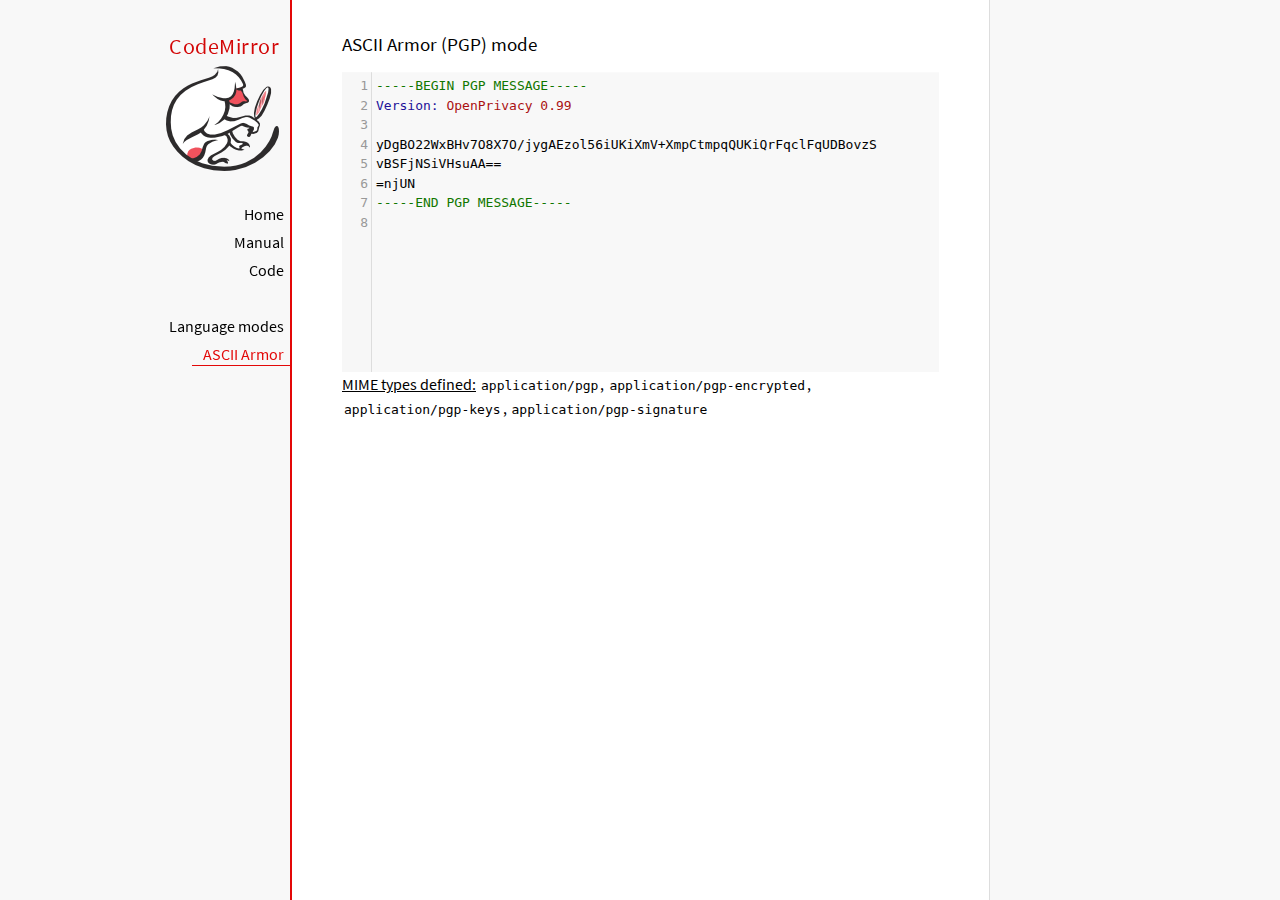
<file: pythonApp/static/codemirror-5.65.16/mode/asciiarmor/index.html>
<!doctype html>

<title>CodeMirror: ASCII Armor (PGP) mode</title>
<meta charset="utf-8"/>
<link rel=stylesheet href="../../doc/docs.css">

<link rel="stylesheet" href="../../lib/codemirror.css">
<script src="../../lib/codemirror.js"></script>
<script src="asciiarmor.js"></script>
<style>.CodeMirror {background: #f8f8f8;}</style>
<div id=nav>
  <a href="https://codemirror.net/5"><h1>CodeMirror</h1><img id=logo src="../../doc/logo.png" alt=""></a>

  <ul>
    <li><a href="../../index.html">Home</a>
    <li><a href="../../doc/manual.html">Manual</a>
    <li><a href="https://github.com/codemirror/codemirror5">Code</a>
  </ul>
  <ul>
    <li><a href="../index.html">Language modes</a>
    <li><a class=active href="#">ASCII Armor</a>
  </ul>
</div>

<article>
<h2>ASCII Armor (PGP) mode</h2>
<form><textarea id="code" name="code">
-----BEGIN PGP MESSAGE-----
Version: OpenPrivacy 0.99

yDgBO22WxBHv7O8X7O/jygAEzol56iUKiXmV+XmpCtmpqQUKiQrFqclFqUDBovzS
vBSFjNSiVHsuAA==
=njUN
-----END PGP MESSAGE-----
</textarea></form>

<script>
var editor = CodeMirror.fromTextArea(document.getElementById("code"), {
  lineNumbers: true
});
</script>

<p><strong>MIME types
defined:</strong> <code>application/pgp</code>, <code>application/pgp-encrypted</code>, <code>application/pgp-keys</code>, <code>application/pgp-signature</code></p>

</article>
</file>
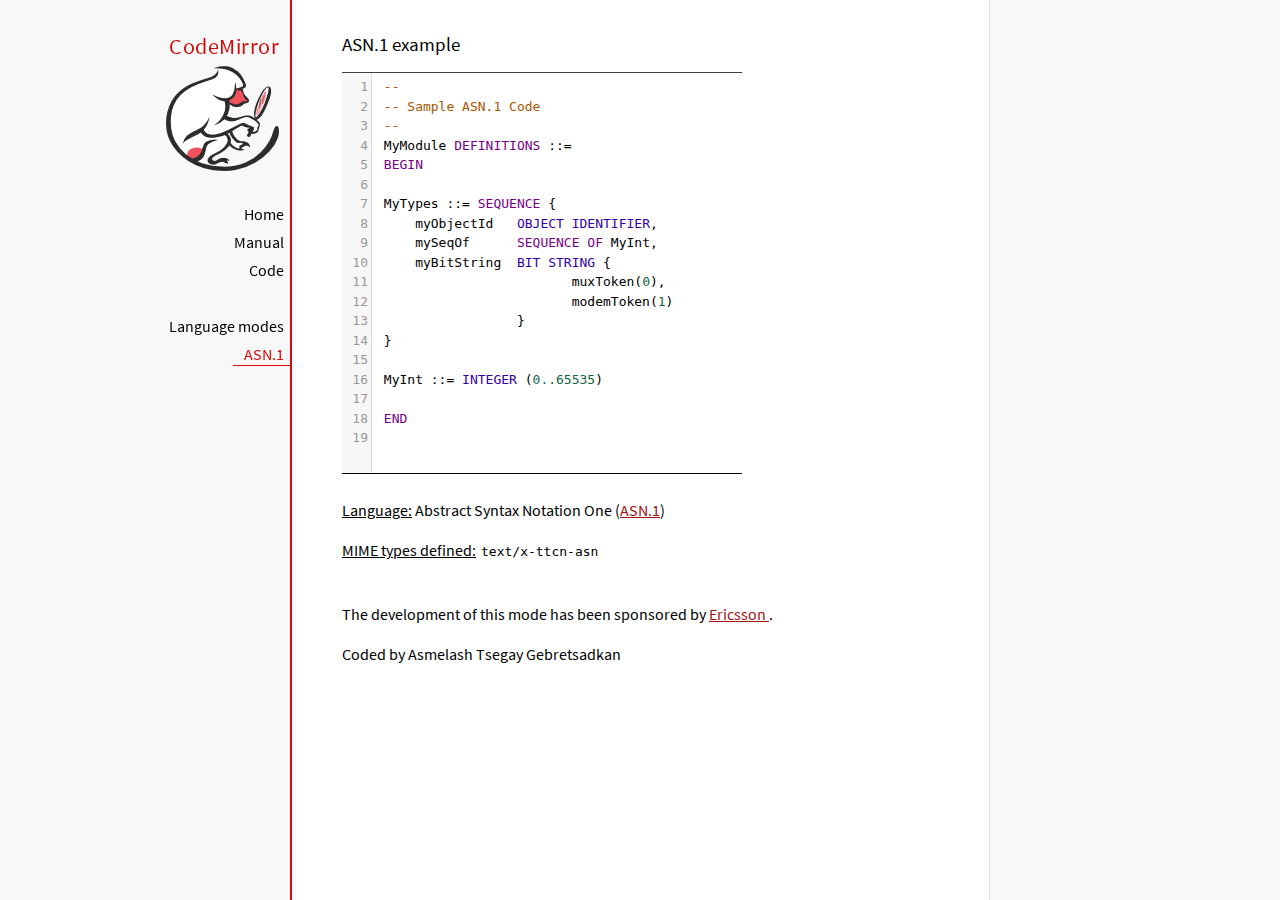
<file: pythonApp/static/codemirror-5.65.16/mode/asn.1/index.html>
﻿<!doctype html>

<title>CodeMirror: ASN.1 mode</title>
<meta charset="utf-8"/>
<link rel=stylesheet href="../../doc/docs.css">

<link rel="stylesheet" href="../../lib/codemirror.css">
<script src="../../lib/codemirror.js"></script>
<script src="../../addon/edit/matchbrackets.js"></script>
<script src="asn.1.js"></script>
<style>
    .CodeMirror {
        border-top: 1px solid black;
        border-bottom: 1px solid black;
    }
</style>
<div id=nav>
    <a href="https://codemirror.net/5"><h1>CodeMirror</h1>
        <img id=logo src="../../doc/logo.png" alt="">
    </a>

    <ul>
        <li><a href="../../index.html">Home</a>
        <li><a href="../../doc/manual.html">Manual</a>
        <li><a href="https://github.com/codemirror/codemirror5">Code</a>
    </ul>
    <ul>
        <li><a href="../index.html">Language modes</a>
        <li><a class=active href="http://en.wikipedia.org/wiki/Abstract_Syntax_Notation_One">ASN.1</a>
    </ul>
</div>
<article>
    <h2>ASN.1 example</h2>
    <div>
        <textarea id="ttcn-asn-code">
 --
 -- Sample ASN.1 Code
 --
 MyModule DEFINITIONS ::=
 BEGIN

 MyTypes ::= SEQUENCE {
     myObjectId   OBJECT IDENTIFIER,
     mySeqOf      SEQUENCE OF MyInt,
     myBitString  BIT STRING {
                         muxToken(0),
                         modemToken(1)
                  }
 }

 MyInt ::= INTEGER (0..65535)

 END
        </textarea>
    </div>

    <script>
        var ttcnEditor = CodeMirror.fromTextArea(document.getElementById("ttcn-asn-code"), {
            lineNumbers: true,
            matchBrackets: true,
            mode: "text/x-ttcn-asn"
        });
        ttcnEditor.setSize(400, 400);
        var mac = CodeMirror.keyMap.default == CodeMirror.keyMap.macDefault;
        CodeMirror.keyMap.default[(mac ? "Cmd" : "Ctrl") + "-Space"] = "autocomplete";
    </script>
    <br/>
    <p><strong>Language:</strong> Abstract Syntax Notation One
        (<a href="http://www.itu.int/en/ITU-T/asn1/Pages/introduction.aspx">ASN.1</a>)
    </p>
    <p><strong>MIME types defined:</strong> <code>text/x-ttcn-asn</code></p>

    <br/>
    <p>The development of this mode has been sponsored by <a href="http://www.ericsson.com/">Ericsson
    </a>.</p>
    <p>Coded by Asmelash Tsegay Gebretsadkan </p>
</article>
</file>
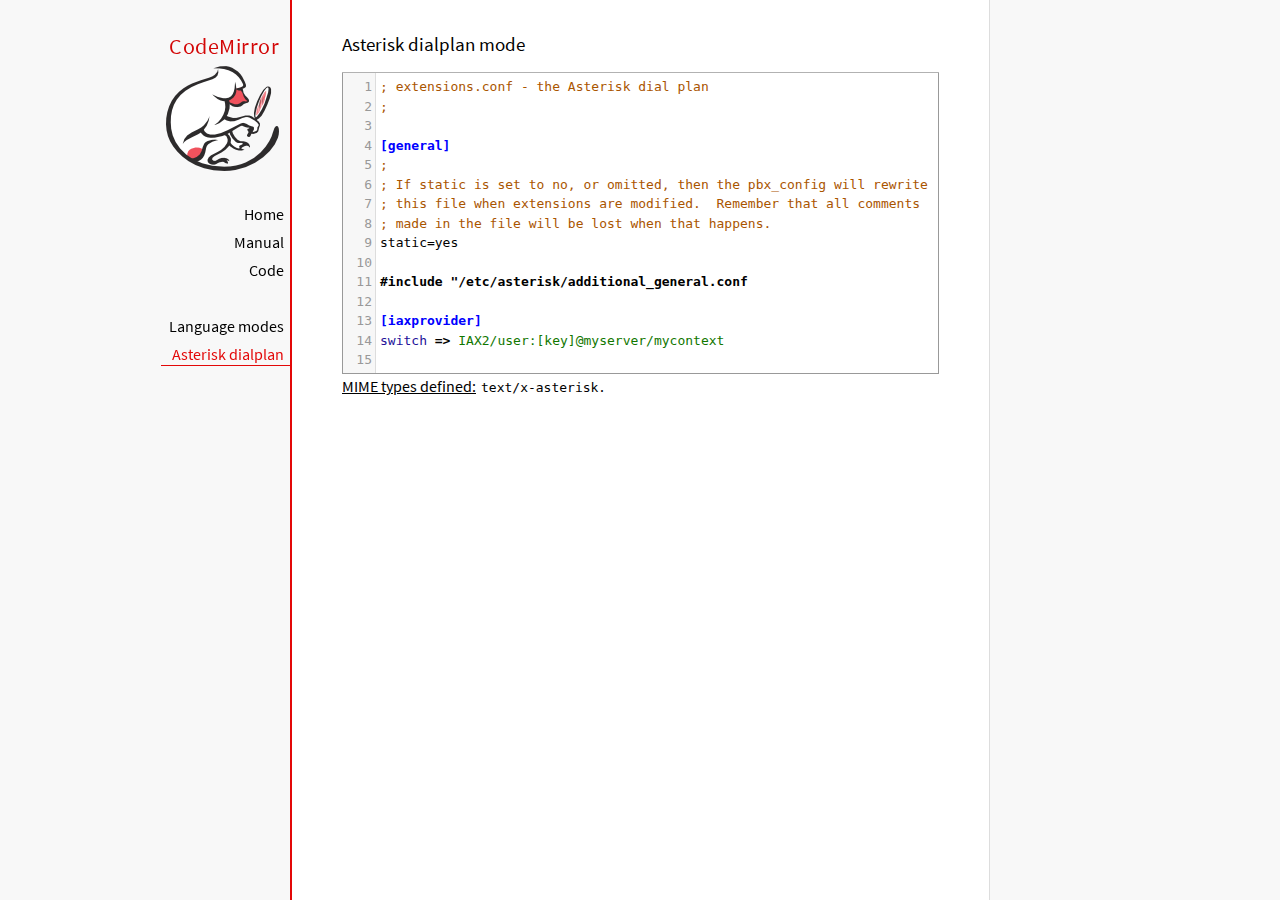
<file: pythonApp/static/codemirror-5.65.16/mode/asterisk/index.html>
<!doctype html>

<title>CodeMirror: Asterisk dialplan mode</title>
<meta charset="utf-8"/>
<link rel=stylesheet href="../../doc/docs.css">

<link rel="stylesheet" href="../../lib/codemirror.css">
<script src="../../lib/codemirror.js"></script>
<script src="../../addon/edit/matchbrackets.js"></script>
<script src="asterisk.js"></script>
<style>
      .CodeMirror {border: 1px solid #999;}
      .cm-s-default span.cm-arrow { color: red; }
    </style>
<div id=nav>
  <a href="https://codemirror.net/5"><h1>CodeMirror</h1><img id=logo src="../../doc/logo.png" alt=""></a>

  <ul>
    <li><a href="../../index.html">Home</a>
    <li><a href="../../doc/manual.html">Manual</a>
    <li><a href="https://github.com/codemirror/codemirror5">Code</a>
  </ul>
  <ul>
    <li><a href="../index.html">Language modes</a>
    <li><a class=active href="#">Asterisk dialplan</a>
  </ul>
</div>

<article>
<h2>Asterisk dialplan mode</h2>
<form><textarea id="code" name="code">
; extensions.conf - the Asterisk dial plan
;

[general]
;
; If static is set to no, or omitted, then the pbx_config will rewrite
; this file when extensions are modified.  Remember that all comments
; made in the file will be lost when that happens.
static=yes

#include "/etc/asterisk/additional_general.conf

[iaxprovider]
switch => IAX2/user:[key]@myserver/mycontext

[dynamic]
#exec /usr/bin/dynamic-peers.pl

[trunkint]
;
; International long distance through trunk
;
exten => _9011.,1,Macro(dundi-e164,${EXTEN:4})
exten => _9011.,n,Dial(${GLOBAL(TRUNK)}/${FILTER(0-9,${EXTEN:${GLOBAL(TRUNKMSD)}})})

[local]
;
; Master context for local, toll-free, and iaxtel calls only
;
ignorepat => 9
include => default

[demo]
include => stdexten
;
; We start with what to do when a call first comes in.
;
exten => s,1,Wait(1)			; Wait a second, just for fun
same  => n,Answer			; Answer the line
same  => n,Set(TIMEOUT(digit)=5)	; Set Digit Timeout to 5 seconds
same  => n,Set(TIMEOUT(response)=10)	; Set Response Timeout to 10 seconds
same  => n(restart),BackGround(demo-congrats)	; Play a congratulatory message
same  => n(instruct),BackGround(demo-instruct)	; Play some instructions
same  => n,WaitExten			; Wait for an extension to be dialed.

exten => 2,1,BackGround(demo-moreinfo)	; Give some more information.
exten => 2,n,Goto(s,instruct)

exten => 3,1,Set(LANGUAGE()=fr)		; Set language to french
exten => 3,n,Goto(s,restart)		; Start with the congratulations

exten => 1000,1,Goto(default,s,1)
;
; We also create an example user, 1234, who is on the console and has
; voicemail, etc.
;
exten => 1234,1,Playback(transfer,skip)		; "Please hold while..."
					; (but skip if channel is not up)
exten => 1234,n,Gosub(${EXTEN},stdexten(${GLOBAL(CONSOLE)}))
exten => 1234,n,Goto(default,s,1)		; exited Voicemail

exten => 1235,1,Voicemail(1234,u)		; Right to voicemail

exten => 1236,1,Dial(Console/dsp)		; Ring forever
exten => 1236,n,Voicemail(1234,b)		; Unless busy

;
; # for when they're done with the demo
;
exten => #,1,Playback(demo-thanks)	; "Thanks for trying the demo"
exten => #,n,Hangup			; Hang them up.

;
; A timeout and "invalid extension rule"
;
exten => t,1,Goto(#,1)			; If they take too long, give up
exten => i,1,Playback(invalid)		; "That's not valid, try again"

;
; Create an extension, 500, for dialing the
; Asterisk demo.
;
exten => 500,1,Playback(demo-abouttotry); Let them know what's going on
exten => 500,n,Dial(IAX2/guest@pbx.digium.com/s@default)	; Call the Asterisk demo
exten => 500,n,Playback(demo-nogo)	; Couldn't connect to the demo site
exten => 500,n,Goto(s,6)		; Return to the start over message.

;
; Create an extension, 600, for evaluating echo latency.
;
exten => 600,1,Playback(demo-echotest)	; Let them know what's going on
exten => 600,n,Echo			; Do the echo test
exten => 600,n,Playback(demo-echodone)	; Let them know it's over
exten => 600,n,Goto(s,6)		; Start over

;
;	You can use the Macro Page to intercom a individual user
exten => 76245,1,Macro(page,SIP/Grandstream1)
; or if your peernames are the same as extensions
exten => _7XXX,1,Macro(page,SIP/${EXTEN})
;
;
; System Wide Page at extension 7999
;
exten => 7999,1,Set(TIMEOUT(absolute)=60)
exten => 7999,2,Page(Local/Grandstream1@page&Local/Xlite1@page&Local/1234@page/n,d)

; Give voicemail at extension 8500
;
exten => 8500,1,VoicemailMain
exten => 8500,n,Goto(s,6)

    </textarea></form>
    <script>
      var editor = CodeMirror.fromTextArea(document.getElementById("code"), {
        mode: "text/x-asterisk",
        matchBrackets: true,
        lineNumbers: true
      });
    </script>

    <p><strong>MIME types defined:</strong> <code>text/x-asterisk</code>.</p>

  </article>
</file>
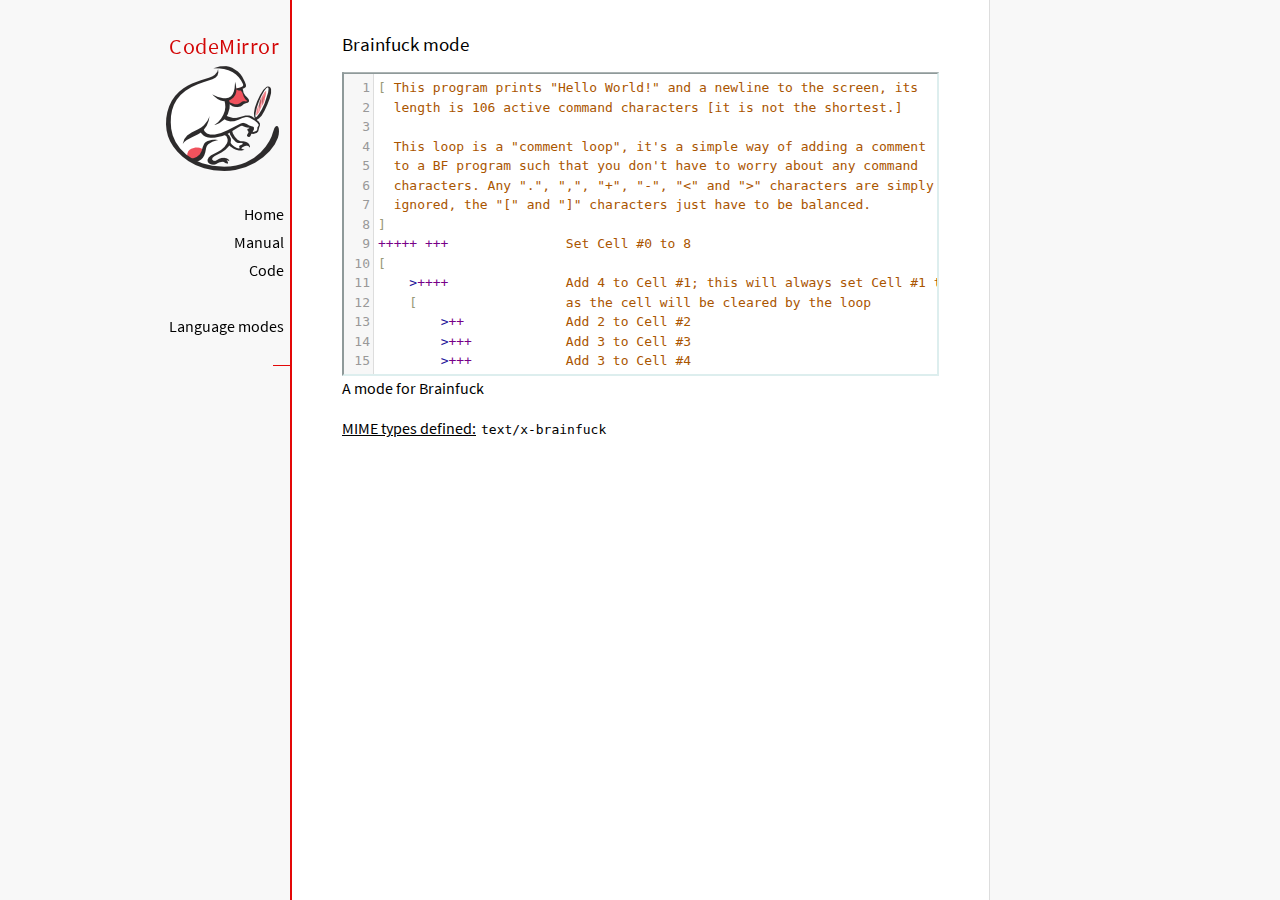
<file: pythonApp/static/codemirror-5.65.16/mode/brainfuck/index.html>
<!doctype html>

<title>CodeMirror: Brainfuck mode</title>
<meta charset="utf-8"/>
<link rel=stylesheet href="../../doc/docs.css">

<link rel="stylesheet" href="../../lib/codemirror.css">
<script src="../../lib/codemirror.js"></script>
<script src="../../addon/edit/matchbrackets.js"></script>
<script src="./brainfuck.js"></script>
<style>
	.CodeMirror { border: 2px inset #dee; }
    </style>
<div id=nav>
  <a href="https://codemirror.net/5"><h1>CodeMirror</h1><img id=logo src="../../doc/logo.png" alt=""></a>

  <ul>
    <li><a href="../../index.html">Home</a>
    <li><a href="../../doc/manual.html">Manual</a>
    <li><a href="https://github.com/codemirror/codemirror5">Code</a>
  </ul>
  <ul>
    <li><a href="../index.html">Language modes</a>
    <li><a class=active href="#"></a>
  </ul>
</div>

<article>
<h2>Brainfuck mode</h2>
<form><textarea id="code" name="code">
[ This program prints "Hello World!" and a newline to the screen, its
  length is 106 active command characters [it is not the shortest.]

  This loop is a "comment loop", it's a simple way of adding a comment
  to a BF program such that you don't have to worry about any command
  characters. Any ".", ",", "+", "-", "&lt;" and "&gt;" characters are simply
  ignored, the "[" and "]" characters just have to be balanced.
]
+++++ +++               Set Cell #0 to 8
[
    &gt;++++               Add 4 to Cell #1; this will always set Cell #1 to 4
    [                   as the cell will be cleared by the loop
        &gt;++             Add 2 to Cell #2
        &gt;+++            Add 3 to Cell #3
        &gt;+++            Add 3 to Cell #4
        &gt;+              Add 1 to Cell #5
        &lt;&lt;&lt;&lt;-           Decrement the loop counter in Cell #1
    ]                   Loop till Cell #1 is zero; number of iterations is 4
    &gt;+                  Add 1 to Cell #2
    &gt;+                  Add 1 to Cell #3
    &gt;-                  Subtract 1 from Cell #4
    &gt;&gt;+                 Add 1 to Cell #6
    [&lt;]                 Move back to the first zero cell you find; this will
                        be Cell #1 which was cleared by the previous loop
    &lt;-                  Decrement the loop Counter in Cell #0
]                       Loop till Cell #0 is zero; number of iterations is 8

The result of this is:
Cell No :   0   1   2   3   4   5   6
Contents:   0   0  72 104  88  32   8
Pointer :   ^

&gt;&gt;.                     Cell #2 has value 72 which is 'H'
&gt;---.                   Subtract 3 from Cell #3 to get 101 which is 'e'
+++++++..+++.           Likewise for 'llo' from Cell #3
&gt;&gt;.                     Cell #5 is 32 for the space
&lt;-.                     Subtract 1 from Cell #4 for 87 to give a 'W'
&lt;.                      Cell #3 was set to 'o' from the end of 'Hello'
+++.------.--------.    Cell #3 for 'rl' and 'd'
&gt;&gt;+.                    Add 1 to Cell #5 gives us an exclamation point
&gt;++.                    And finally a newline from Cell #6
</textarea></form>

    <script>
      var editor = CodeMirror.fromTextArea(document.getElementById("code"), {
        lineNumbers: true,
        matchBrackets: true,
        mode: "text/x-brainfuck"
      });
    </script>

    <p>A mode for Brainfuck</p>

    <p><strong>MIME types defined:</strong> <code>text/x-brainfuck</code></p>
  </article>
</file>
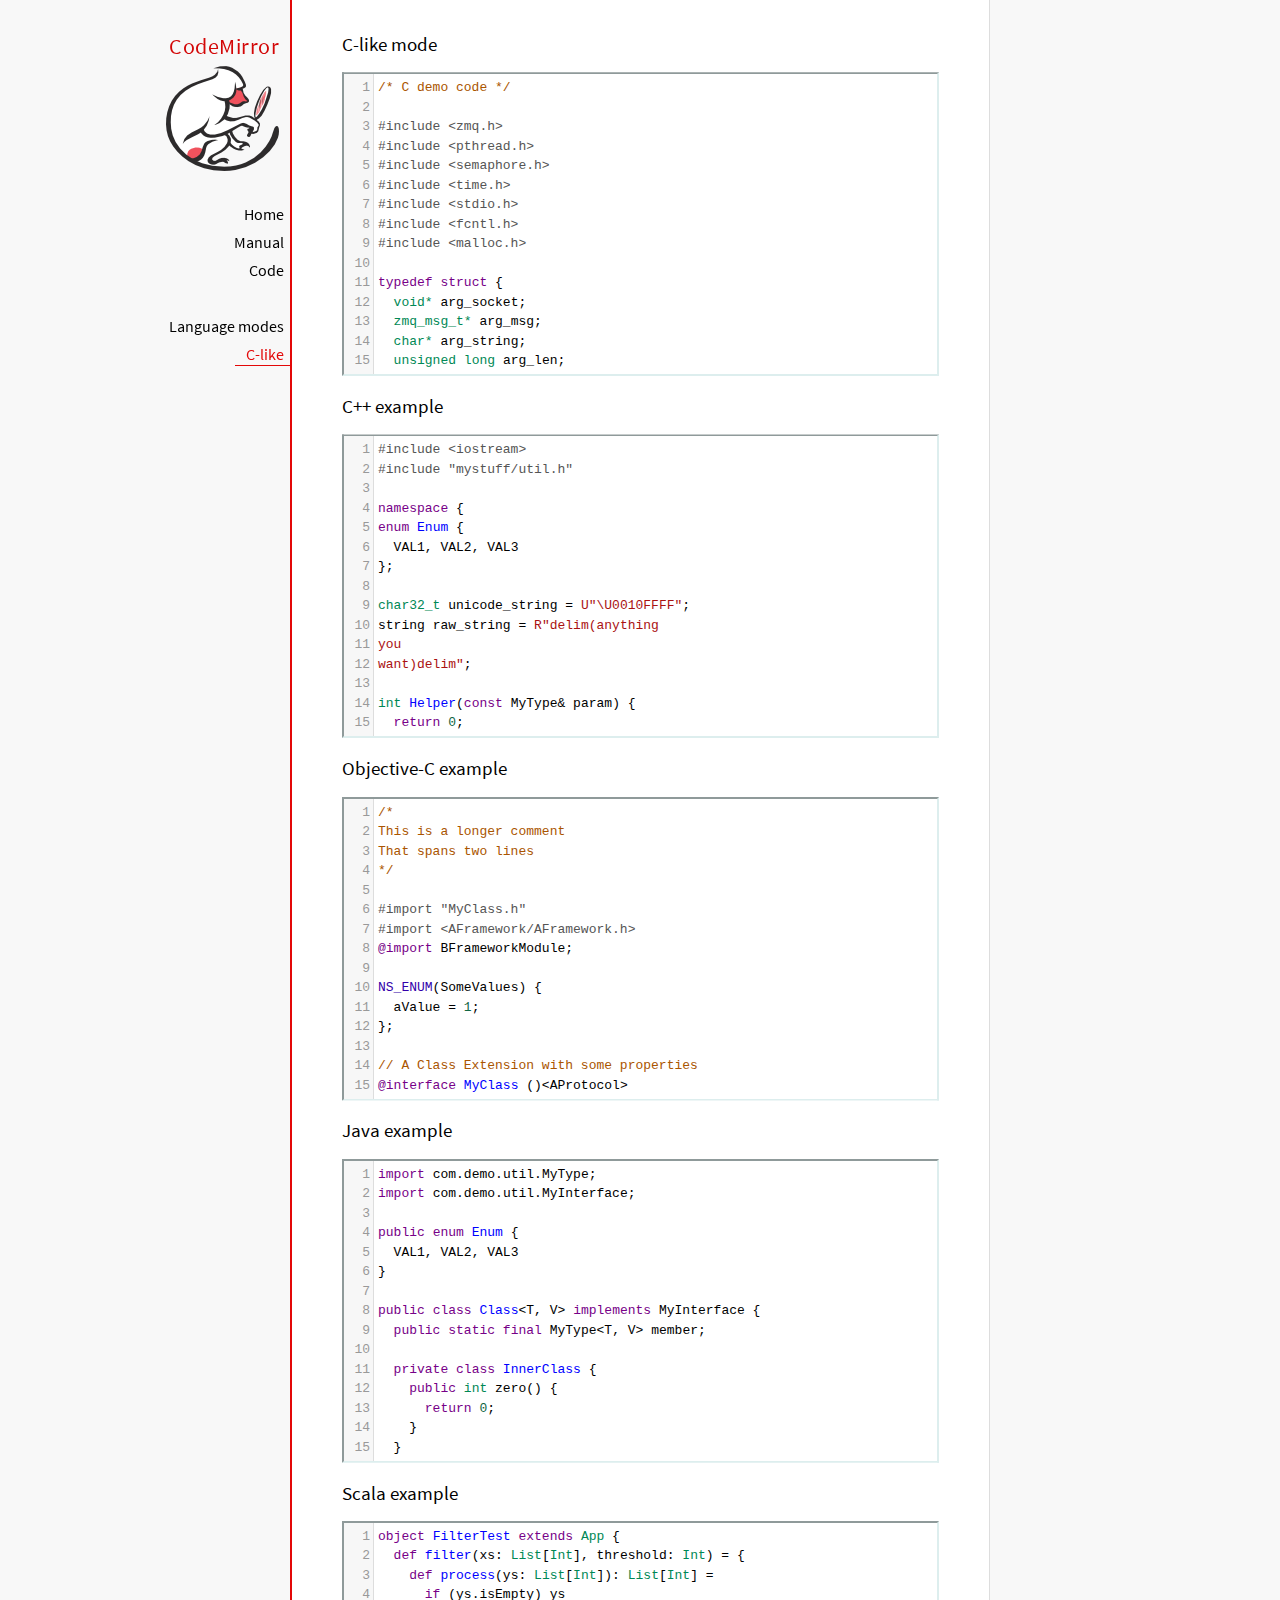
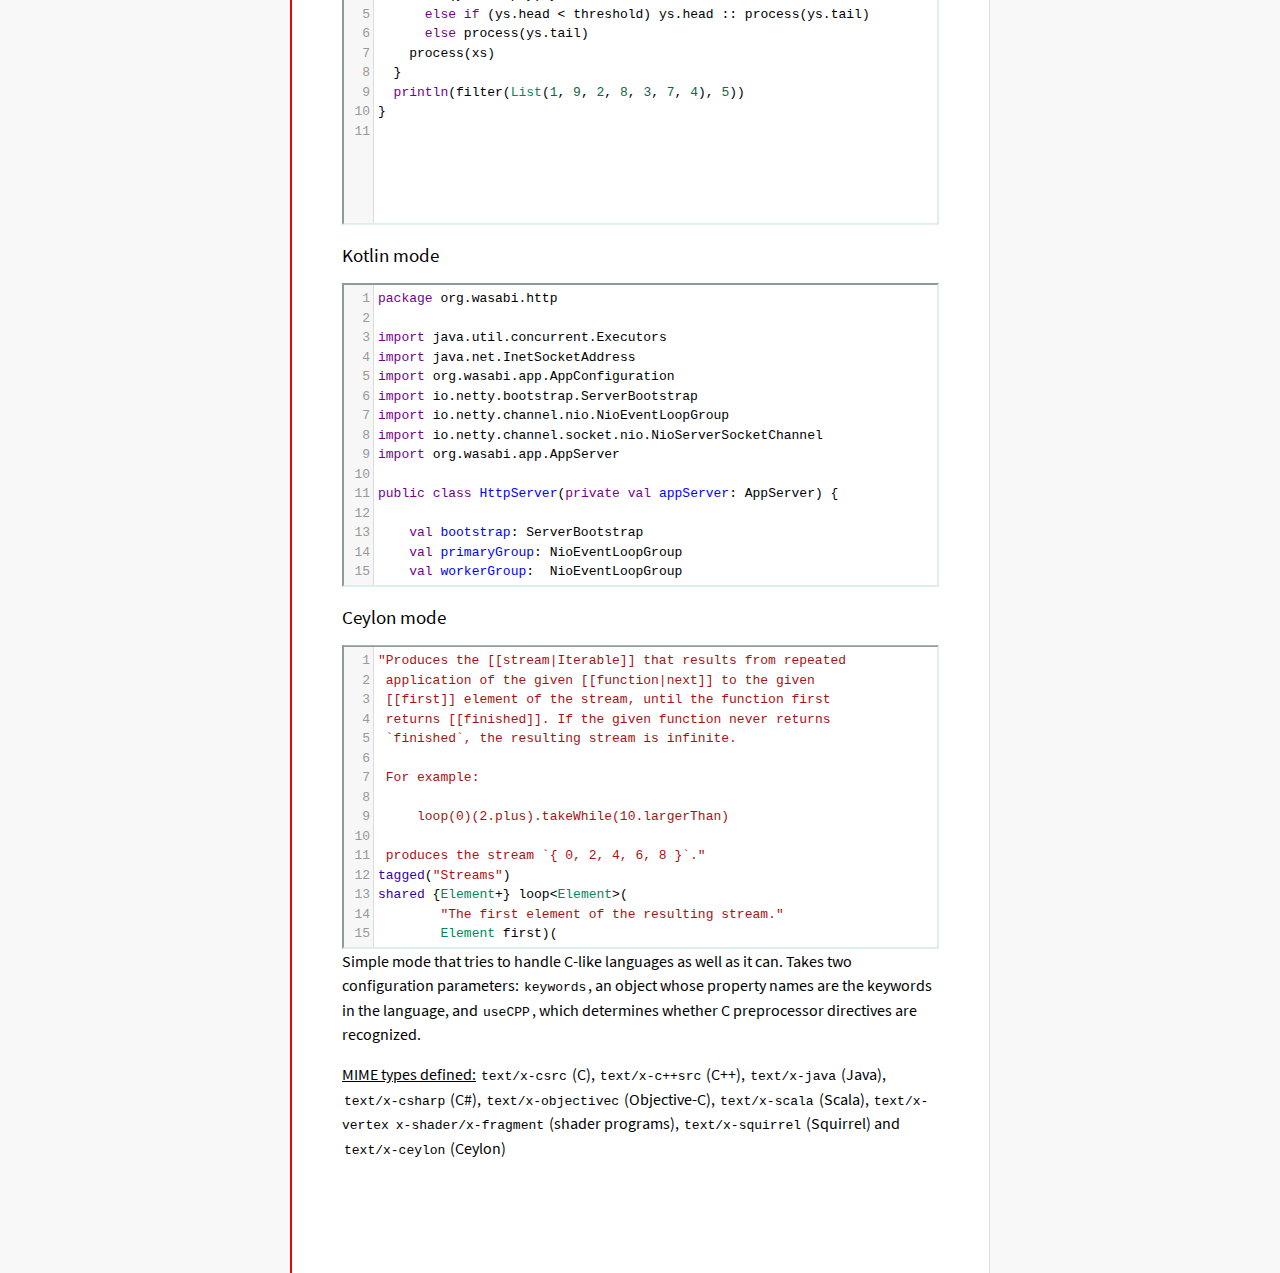
<file: pythonApp/static/codemirror-5.65.16/mode/clike/index.html>
<!doctype html>

<title>CodeMirror: C-like mode</title>
<meta charset="utf-8"/>
<link rel=stylesheet href="../../doc/docs.css">

<link rel="stylesheet" href="../../lib/codemirror.css">
<script src="../../lib/codemirror.js"></script>
<script src="../../addon/edit/matchbrackets.js"></script>
<link rel="stylesheet" href="../../addon/hint/show-hint.css">
<script src="../../addon/hint/show-hint.js"></script>
<script src="clike.js"></script>
<style>.CodeMirror {border: 2px inset #dee;}</style>
<div id=nav>
  <a href="https://codemirror.net/5"><h1>CodeMirror</h1><img id=logo src="../../doc/logo.png" alt=""></a>

  <ul>
    <li><a href="../../index.html">Home</a>
    <li><a href="../../doc/manual.html">Manual</a>
    <li><a href="https://github.com/codemirror/codemirror5">Code</a>
  </ul>
  <ul>
    <li><a href="../index.html">Language modes</a>
    <li><a class=active href="#">C-like</a>
  </ul>
</div>

<article>
<h2>C-like mode</h2>

<div><textarea id="c-code">
/* C demo code */

#include <zmq.h>
#include <pthread.h>
#include <semaphore.h>
#include <time.h>
#include <stdio.h>
#include <fcntl.h>
#include <malloc.h>

typedef struct {
  void* arg_socket;
  zmq_msg_t* arg_msg;
  char* arg_string;
  unsigned long arg_len;
  int arg_int, arg_command;

  int signal_fd;
  int pad;
  void* context;
  sem_t sem;
} acl_zmq_context;

#define p(X) (context->arg_##X)

void* zmq_thread(void* context_pointer) {
  acl_zmq_context* context = (acl_zmq_context*)context_pointer;
  char ok = 'K', err = 'X';
  int res;

  while (1) {
    while ((res = sem_wait(&amp;context->sem)) == EINTR);
    if (res) {write(context->signal_fd, &amp;err, 1); goto cleanup;}
    switch(p(command)) {
    case 0: goto cleanup;
    case 1: p(socket) = zmq_socket(context->context, p(int)); break;
    case 2: p(int) = zmq_close(p(socket)); break;
    case 3: p(int) = zmq_bind(p(socket), p(string)); break;
    case 4: p(int) = zmq_connect(p(socket), p(string)); break;
    case 5: p(int) = zmq_getsockopt(p(socket), p(int), (void*)p(string), &amp;p(len)); break;
    case 6: p(int) = zmq_setsockopt(p(socket), p(int), (void*)p(string), p(len)); break;
    case 7: p(int) = zmq_send(p(socket), p(msg), p(int)); break;
    case 8: p(int) = zmq_recv(p(socket), p(msg), p(int)); break;
    case 9: p(int) = zmq_poll(p(socket), p(int), p(len)); break;
    }
    p(command) = errno;
    write(context->signal_fd, &amp;ok, 1);
  }
 cleanup:
  close(context->signal_fd);
  free(context_pointer);
  return 0;
}

void* zmq_thread_init(void* zmq_context, int signal_fd) {
  acl_zmq_context* context = malloc(sizeof(acl_zmq_context));
  pthread_t thread;

  context->context = zmq_context;
  context->signal_fd = signal_fd;
  sem_init(&amp;context->sem, 1, 0);
  pthread_create(&amp;thread, 0, &amp;zmq_thread, context);
  pthread_detach(thread);
  return context;
}
</textarea></div>

<h2>C++ example</h2>

<div><textarea id="cpp-code">
#include <iostream>
#include "mystuff/util.h"

namespace {
enum Enum {
  VAL1, VAL2, VAL3
};

char32_t unicode_string = U"\U0010FFFF";
string raw_string = R"delim(anything
you
want)delim";

int Helper(const MyType& param) {
  return 0;
}
} // namespace

class ForwardDec;

template <class T, class V>
class Class : public BaseClass {
  const MyType<T, V> member_;

 public:
  const MyType<T, V>& Method() const {
    return member_;
  }

  void Method2(MyType<T, V>* value);
}

template <class T, class V>
void Class::Method2(MyType<T, V>* value) {
  std::out << 1 >> method();
  value->Method3(member_);
  member_ = value;
}
</textarea></div>

<h2>Objective-C example</h2>

<div><textarea id="objectivec-code">
/*
This is a longer comment
That spans two lines
*/

#import "MyClass.h"
#import <AFramework/AFramework.h>
@import BFrameworkModule;

NS_ENUM(SomeValues) {
  aValue = 1;
};

// A Class Extension with some properties
@interface MyClass ()<AProtocol>
@property(atomic, readwrite, assign) NSInteger anInt;
@property(nonatomic, strong, nullable) NSString *aString;
@end

@implementation YourAppDelegate

- (instancetype)initWithString:(NSString *)aStringVar {
  if ((self = [super init])) {
    aString = aStringVar;
  }
  return self;
}

- (BOOL)doSomething:(float)progress {
  NSString *myString = @"This is a ObjC string %f ";
  myString = [[NSString stringWithFormat:myString, progress] stringByAppendingString:self.aString];
  return myString.length > 100 ? NO : YES;
}

@end
</textarea></div>

<h2>Java example</h2>

<div><textarea id="java-code">
import com.demo.util.MyType;
import com.demo.util.MyInterface;

public enum Enum {
  VAL1, VAL2, VAL3
}

public class Class<T, V> implements MyInterface {
  public static final MyType<T, V> member;
  
  private class InnerClass {
    public int zero() {
      return 0;
    }
  }

  @Override
  public MyType method() {
    return member;
  }

  public void method2(MyType<T, V> value) {
    method();
    value.method3();
    member = value;
  }
}
</textarea></div>

<h2>Scala example</h2>

<div><textarea id="scala-code">
object FilterTest extends App {
  def filter(xs: List[Int], threshold: Int) = {
    def process(ys: List[Int]): List[Int] =
      if (ys.isEmpty) ys
      else if (ys.head < threshold) ys.head :: process(ys.tail)
      else process(ys.tail)
    process(xs)
  }
  println(filter(List(1, 9, 2, 8, 3, 7, 4), 5))
}
</textarea></div>

<h2>Kotlin mode</h2>

<div><textarea id="kotlin-code">
package org.wasabi.http

import java.util.concurrent.Executors
import java.net.InetSocketAddress
import org.wasabi.app.AppConfiguration
import io.netty.bootstrap.ServerBootstrap
import io.netty.channel.nio.NioEventLoopGroup
import io.netty.channel.socket.nio.NioServerSocketChannel
import org.wasabi.app.AppServer

public class HttpServer(private val appServer: AppServer) {

    val bootstrap: ServerBootstrap
    val primaryGroup: NioEventLoopGroup
    val workerGroup:  NioEventLoopGroup

    init {
        // Define worker groups
        primaryGroup = NioEventLoopGroup()
        workerGroup = NioEventLoopGroup()

        // Initialize bootstrap of server
        bootstrap = ServerBootstrap()

        bootstrap.group(primaryGroup, workerGroup)
        bootstrap.channel(javaClass<NioServerSocketChannel>())
        bootstrap.childHandler(NettyPipelineInitializer(appServer))
    }

    public fun start(wait: Boolean = true) {
        val channel = bootstrap.bind(appServer.configuration.port)?.sync()?.channel()

        if (wait) {
            channel?.closeFuture()?.sync()
        }
    }

    public fun stop() {
        // Shutdown all event loops
        primaryGroup.shutdownGracefully()
        workerGroup.shutdownGracefully()

        // Wait till all threads are terminated
        primaryGroup.terminationFuture().sync()
        workerGroup.terminationFuture().sync()
    }
}
</textarea></div>

<h2>Ceylon mode</h2>

<div><textarea id="ceylon-code">
"Produces the [[stream|Iterable]] that results from repeated
 application of the given [[function|next]] to the given
 [[first]] element of the stream, until the function first
 returns [[finished]]. If the given function never returns 
 `finished`, the resulting stream is infinite.

 For example:

     loop(0)(2.plus).takeWhile(10.largerThan)

 produces the stream `{ 0, 2, 4, 6, 8 }`."
tagged("Streams")
shared {Element+} loop&lt;Element&gt;(
        "The first element of the resulting stream."
        Element first)(
        "The function that produces the next element of the
         stream, given the current element. The function may
         return [[finished]] to indicate the end of the 
         stream."
        Element|Finished next(Element element))
    =&gt; let (start = first)
    object satisfies {Element+} {
        first =&gt; start;
        empty =&gt; false;
        function nextElement(Element element)
                =&gt; next(element);
        iterator()
                =&gt; object satisfies Iterator&lt;Element&gt; {
            variable Element|Finished current = start;
            shared actual Element|Finished next() {
                if (!is Finished result = current) {
                    current = nextElement(result);
                    return result;
                }
                else {
                    return finished;
                }
            }
        };
    };
</textarea></div>

    <script>
      var cEditor = CodeMirror.fromTextArea(document.getElementById("c-code"), {
        lineNumbers: true,
        matchBrackets: true,
        mode: "text/x-csrc"
      });
      var cppEditor = CodeMirror.fromTextArea(document.getElementById("cpp-code"), {
        lineNumbers: true,
        matchBrackets: true,
        mode: "text/x-c++src"
      });
      var javaEditor = CodeMirror.fromTextArea(document.getElementById("java-code"), {
        lineNumbers: true,
        matchBrackets: true,
        mode: "text/x-java"
      });
      var objectivecEditor = CodeMirror.fromTextArea(document.getElementById("objectivec-code"), {
        lineNumbers: true,
        matchBrackets: true,
        mode: "text/x-objectivec"
      });
      var scalaEditor = CodeMirror.fromTextArea(document.getElementById("scala-code"), {
        lineNumbers: true,
        matchBrackets: true,
        mode: "text/x-scala"
      });
      var kotlinEditor = CodeMirror.fromTextArea(document.getElementById("kotlin-code"), {
          lineNumbers: true,
          matchBrackets: true,
          mode: "text/x-kotlin"
      });
      var ceylonEditor = CodeMirror.fromTextArea(document.getElementById("ceylon-code"), {
          lineNumbers: true,
          matchBrackets: true,
          mode: "text/x-ceylon"
      });
      var mac = CodeMirror.keyMap.default == CodeMirror.keyMap.macDefault;
      CodeMirror.keyMap.default[(mac ? "Cmd" : "Ctrl") + "-Space"] = "autocomplete";
    </script>

    <p>Simple mode that tries to handle C-like languages as well as it
    can. Takes two configuration parameters: <code>keywords</code>, an
    object whose property names are the keywords in the language,
    and <code>useCPP</code>, which determines whether C preprocessor
    directives are recognized.</p>

    <p><strong>MIME types defined:</strong> <code>text/x-csrc</code>
    (C), <code>text/x-c++src</code> (C++), <code>text/x-java</code>
    (Java), <code>text/x-csharp</code> (C#),
    <code>text/x-objectivec</code> (Objective-C),
    <code>text/x-scala</code> (Scala), <code>text/x-vertex</code>
    <code>x-shader/x-fragment</code> (shader programs),
    <code>text/x-squirrel</code> (Squirrel) and
    <code>text/x-ceylon</code> (Ceylon)</p>
</article>
</file>
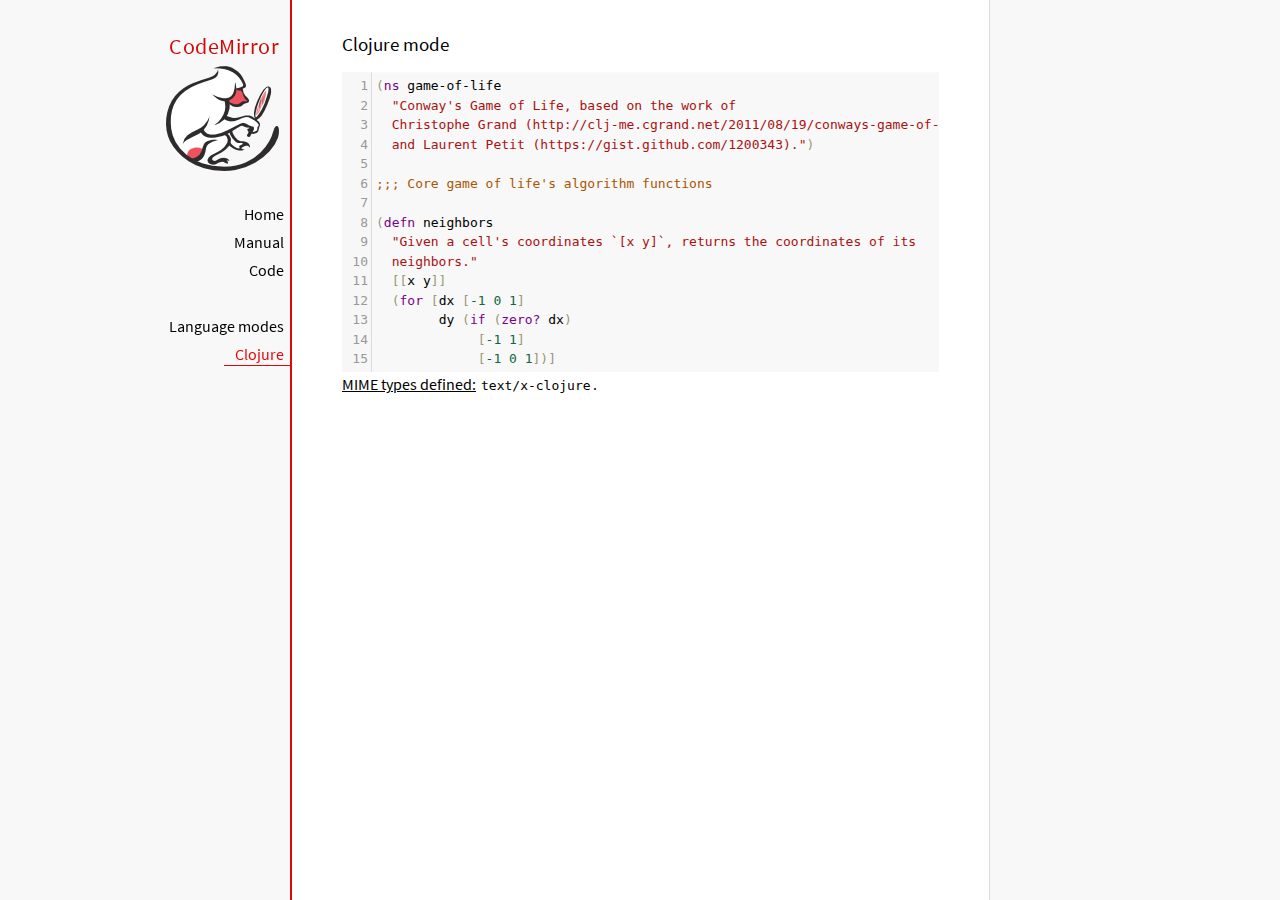
<file: pythonApp/static/codemirror-5.65.16/mode/clojure/index.html>
<!doctype html>

<title>CodeMirror: Clojure mode</title>
<meta charset="utf-8"/>
<link rel=stylesheet href="../../doc/docs.css">

<link rel="stylesheet" href="../../lib/codemirror.css">
<script src="../../lib/codemirror.js"></script>
<script src="../../addon/edit/closebrackets.js"></script>
<script src="../../addon/edit/matchbrackets.js"></script>
<script src="clojure.js"></script>
<style>.CodeMirror {background: #f8f8f8;}</style>
<div id=nav>
  <a href="https://codemirror.net/5"><h1>CodeMirror</h1><img id=logo src="../../doc/logo.png" alt=""></a>

  <ul>
    <li><a href="../../index.html">Home</a>
    <li><a href="../../doc/manual.html">Manual</a>
    <li><a href="https://github.com/codemirror/codemirror5">Code</a>
  </ul>
  <ul>
    <li><a href="../index.html">Language modes</a>
    <li><a class=active href="#">Clojure</a>
  </ul>
</div>

<article>
<h2>Clojure mode</h2>
<form><textarea id="code" name="code">
(ns game-of-life
  "Conway's Game of Life, based on the work of
  Christophe Grand (http://clj-me.cgrand.net/2011/08/19/conways-game-of-life)
  and Laurent Petit (https://gist.github.com/1200343).")

;;; Core game of life's algorithm functions

(defn neighbors
  "Given a cell's coordinates `[x y]`, returns the coordinates of its
  neighbors."
  [[x y]]
  (for [dx [-1 0 1]
        dy (if (zero? dx)
             [-1 1]
             [-1 0 1])]
    [(+ dx x) (+ dy y)]))

(defn step
  "Given a set of living `cells`, computes the new set of living cells."
  [cells]
  (set (for [[cell n] (frequencies (mapcat neighbors cells))
             :when (or (= n 3)
                       (and (= n 2)
                            (cells cell)))]
         cell)))

;;; Utility methods for displaying game on a text terminal

(defn print-grid
  "Prints a `grid` of `w` columns and `h` rows, on *out*, representing a
  step in the game."
  [grid w h]
  (doseq [x (range (inc w))
          y (range (inc h))]
    (when (= y 0) (println))
    (print (if (grid [x y])
             "[X]"
             " . "))))

(defn print-grids
  "Prints a sequence of `grids` of `w` columns and `h` rows on *out*,
  representing several steps."
  [grids w h]
  (doseq [grid grids]
    (print-grid grid w h)
    (println)))

;;; Launches an example grid

(def grid
  "`grid` represents the initial set of living cells"
  #{[2 1] [2 2] [2 3]})

(print-grids (take 3 (iterate step grid)) 5 5)</textarea></form>
    <script>
      var editor = CodeMirror.fromTextArea(document.getElementById("code"), {
          autoCloseBrackets: true,
          lineNumbers: true,
          matchBrackets: true,
          mode: 'text/x-clojure'
      });
    </script>

    <p><strong>MIME types defined:</strong> <code>text/x-clojure</code>.</p>

  </article>
</file>
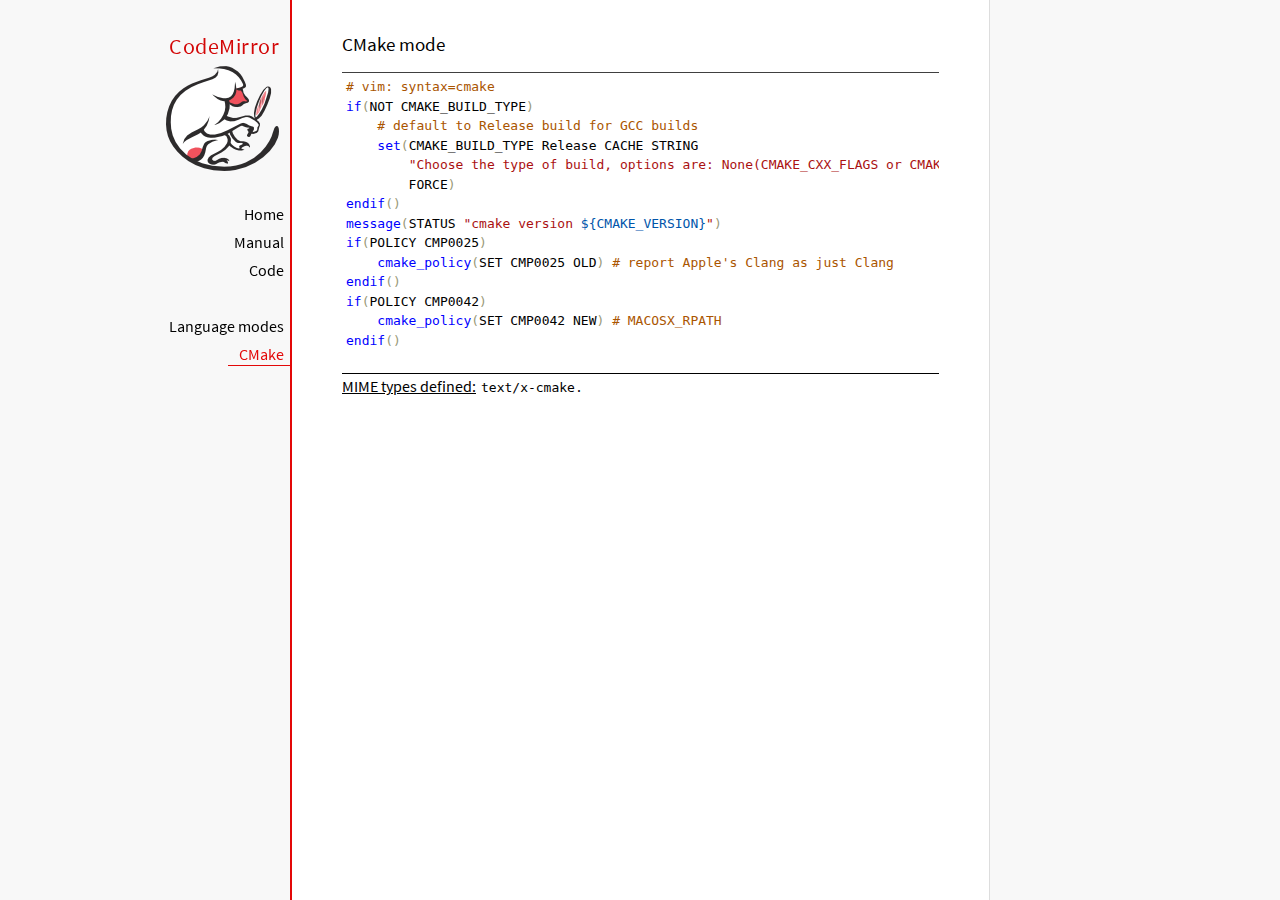
<file: pythonApp/static/codemirror-5.65.16/mode/cmake/index.html>
<!doctype html>

<title>CodeMirror: CMake mode</title>
<meta charset="utf-8"/>
<link rel=stylesheet href="../../doc/docs.css">

<link rel="stylesheet" href="../../lib/codemirror.css">
<script src="../../lib/codemirror.js"></script>
<script src="../../addon/edit/matchbrackets.js"></script>
<script src="cmake.js"></script>
<style>
      .CodeMirror {border-top: 1px solid black; border-bottom: 1px solid black;}
      .cm-s-default span.cm-arrow { color: red; }
    </style>
<div id=nav>
  <a href="https://codemirror.net/5"><h1>CodeMirror</h1><img id=logo src="../../doc/logo.png" alt=""></a>

  <ul>
    <li><a href="../../index.html">Home</a>
    <li><a href="../../doc/manual.html">Manual</a>
    <li><a href="https://github.com/codemirror/codemirror5">Code</a>
  </ul>
  <ul>
    <li><a href="../index.html">Language modes</a>
    <li><a class=active href="#">CMake</a>
  </ul>
</div>

<article>
<h2>CMake mode</h2>
<form><textarea id="code" name="code">
# vim: syntax=cmake
if(NOT CMAKE_BUILD_TYPE)
    # default to Release build for GCC builds
    set(CMAKE_BUILD_TYPE Release CACHE STRING
        "Choose the type of build, options are: None(CMAKE_CXX_FLAGS or CMAKE_C_FLAGS used) Debug Release RelWithDebInfo MinSizeRel."
        FORCE)
endif()
message(STATUS "cmake version ${CMAKE_VERSION}")
if(POLICY CMP0025)
    cmake_policy(SET CMP0025 OLD) # report Apple's Clang as just Clang
endif()
if(POLICY CMP0042)
    cmake_policy(SET CMP0042 NEW) # MACOSX_RPATH
endif()

project (x265)
cmake_minimum_required (VERSION 2.8.8) # OBJECT libraries require 2.8.8
include(CheckIncludeFiles)
include(CheckFunctionExists)
include(CheckSymbolExists)
include(CheckCXXCompilerFlag)

# X265_BUILD must be incremented each time the public API is changed
set(X265_BUILD 48)
configure_file("${PROJECT_SOURCE_DIR}/x265.def.in"
               "${PROJECT_BINARY_DIR}/x265.def")
configure_file("${PROJECT_SOURCE_DIR}/x265_config.h.in"
               "${PROJECT_BINARY_DIR}/x265_config.h")

SET(CMAKE_MODULE_PATH "${PROJECT_SOURCE_DIR}/cmake" "${CMAKE_MODULE_PATH}")

# System architecture detection
string(TOLOWER "${CMAKE_SYSTEM_PROCESSOR}" SYSPROC)
set(X86_ALIASES x86 i386 i686 x86_64 amd64)
list(FIND X86_ALIASES "${SYSPROC}" X86MATCH)
if("${SYSPROC}" STREQUAL "" OR X86MATCH GREATER "-1")
    message(STATUS "Detected x86 target processor")
    set(X86 1)
    add_definitions(-DX265_ARCH_X86=1)
    if("${CMAKE_SIZEOF_VOID_P}" MATCHES 8)
        set(X64 1)
        add_definitions(-DX86_64=1)
    endif()
elseif(${SYSPROC} STREQUAL "armv6l")
    message(STATUS "Detected ARM target processor")
    set(ARM 1)
    add_definitions(-DX265_ARCH_ARM=1 -DHAVE_ARMV6=1)
else()
    message(STATUS "CMAKE_SYSTEM_PROCESSOR value `${CMAKE_SYSTEM_PROCESSOR}` is unknown")
    message(STATUS "Please add this value near ${CMAKE_CURRENT_LIST_FILE}:${CMAKE_CURRENT_LIST_LINE}")
endif()

if(UNIX)
    list(APPEND PLATFORM_LIBS pthread)
    find_library(LIBRT rt)
    if(LIBRT)
        list(APPEND PLATFORM_LIBS rt)
    endif()
    find_package(Numa)
    if(NUMA_FOUND)
        list(APPEND CMAKE_REQUIRED_LIBRARIES ${NUMA_LIBRARY})
        check_symbol_exists(numa_node_of_cpu numa.h NUMA_V2)
        if(NUMA_V2)
            add_definitions(-DHAVE_LIBNUMA)
            message(STATUS "libnuma found, building with support for NUMA nodes")
            list(APPEND PLATFORM_LIBS ${NUMA_LIBRARY})
            link_directories(${NUMA_LIBRARY_DIR})
            include_directories(${NUMA_INCLUDE_DIR})
        endif()
    endif()
    mark_as_advanced(LIBRT NUMA_FOUND)
endif(UNIX)

if(X64 AND NOT WIN32)
    option(ENABLE_PIC "Enable Position Independent Code" ON)
else()
    option(ENABLE_PIC "Enable Position Independent Code" OFF)
endif(X64 AND NOT WIN32)

# Compiler detection
if(CMAKE_GENERATOR STREQUAL "Xcode")
  set(XCODE 1)
endif()
if (APPLE)
  add_definitions(-DMACOS)
endif()
</textarea></form>
    <script>
      var editor = CodeMirror.fromTextArea(document.getElementById("code"), {
        mode: "text/x-cmake",
        matchBrackets: true,
        indentUnit: 4
      });
    </script>

    <p><strong>MIME types defined:</strong> <code>text/x-cmake</code>.</p>

  </article>
</file>
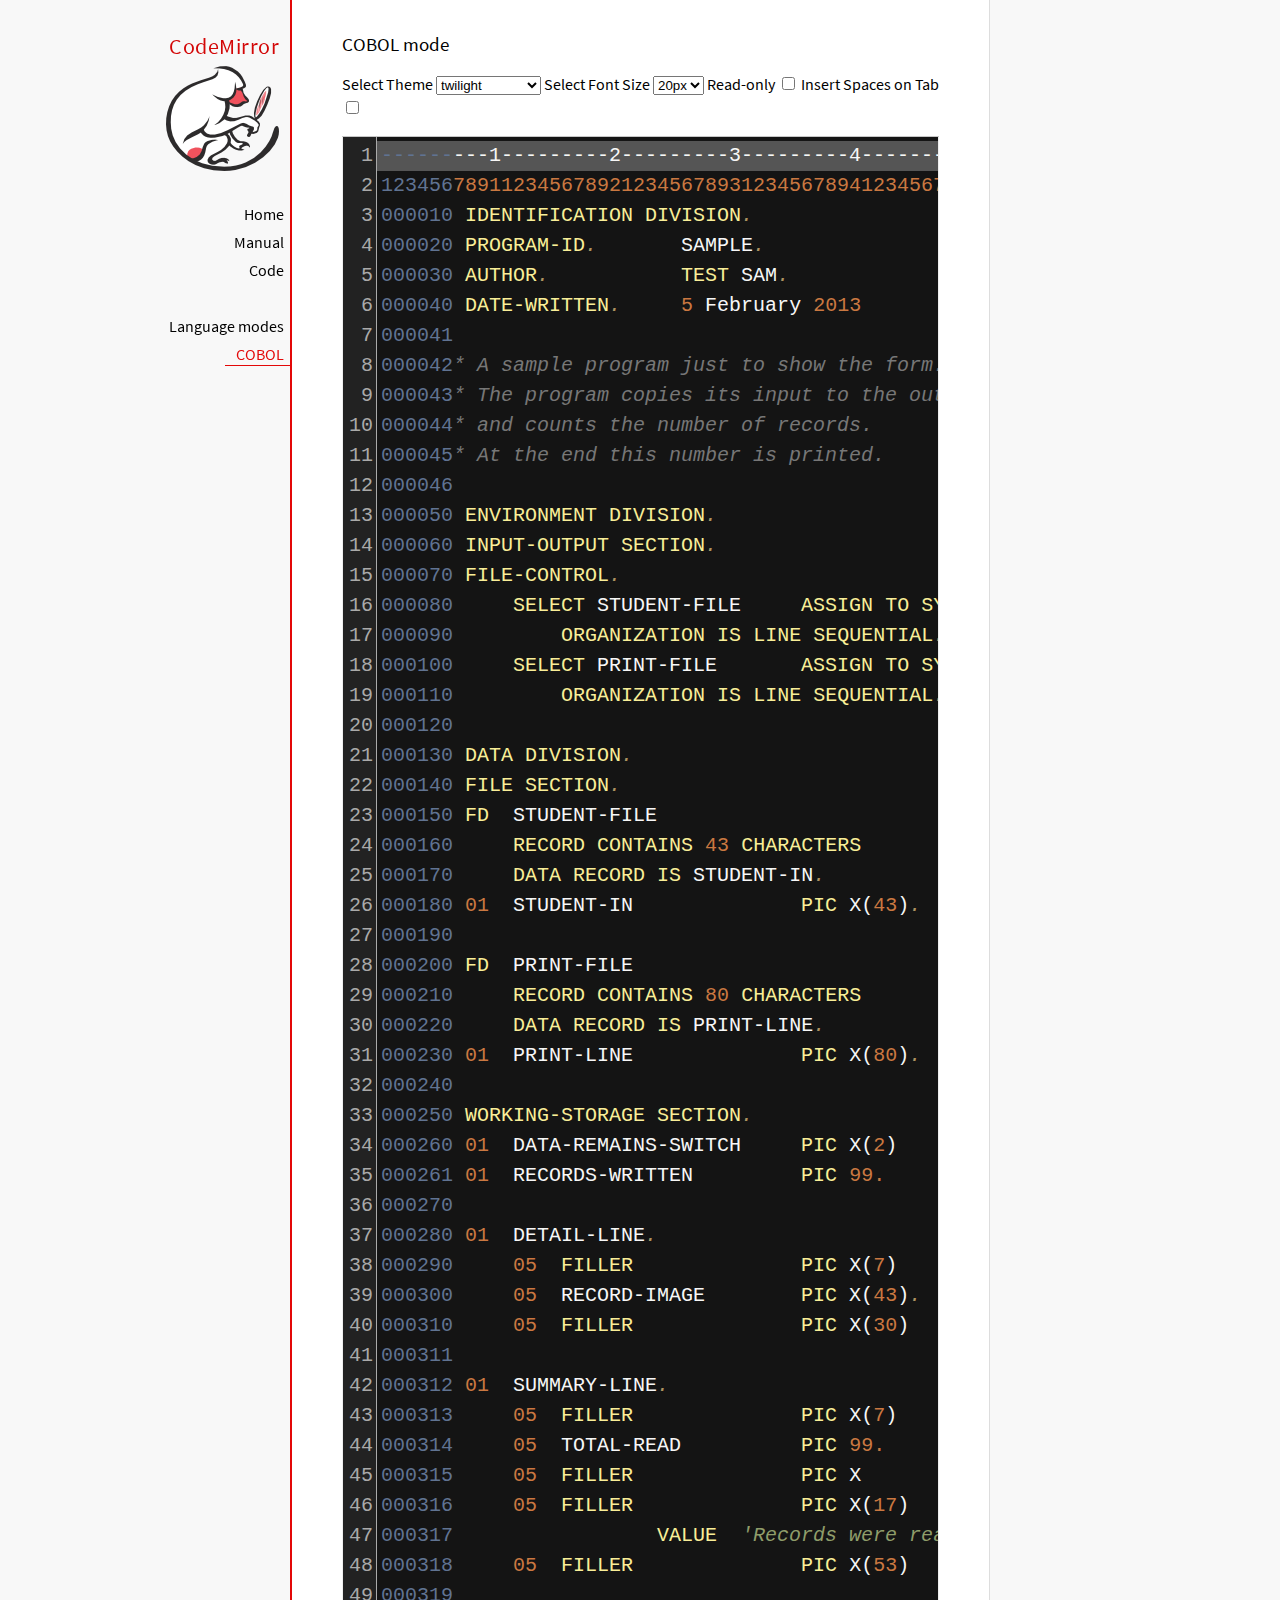
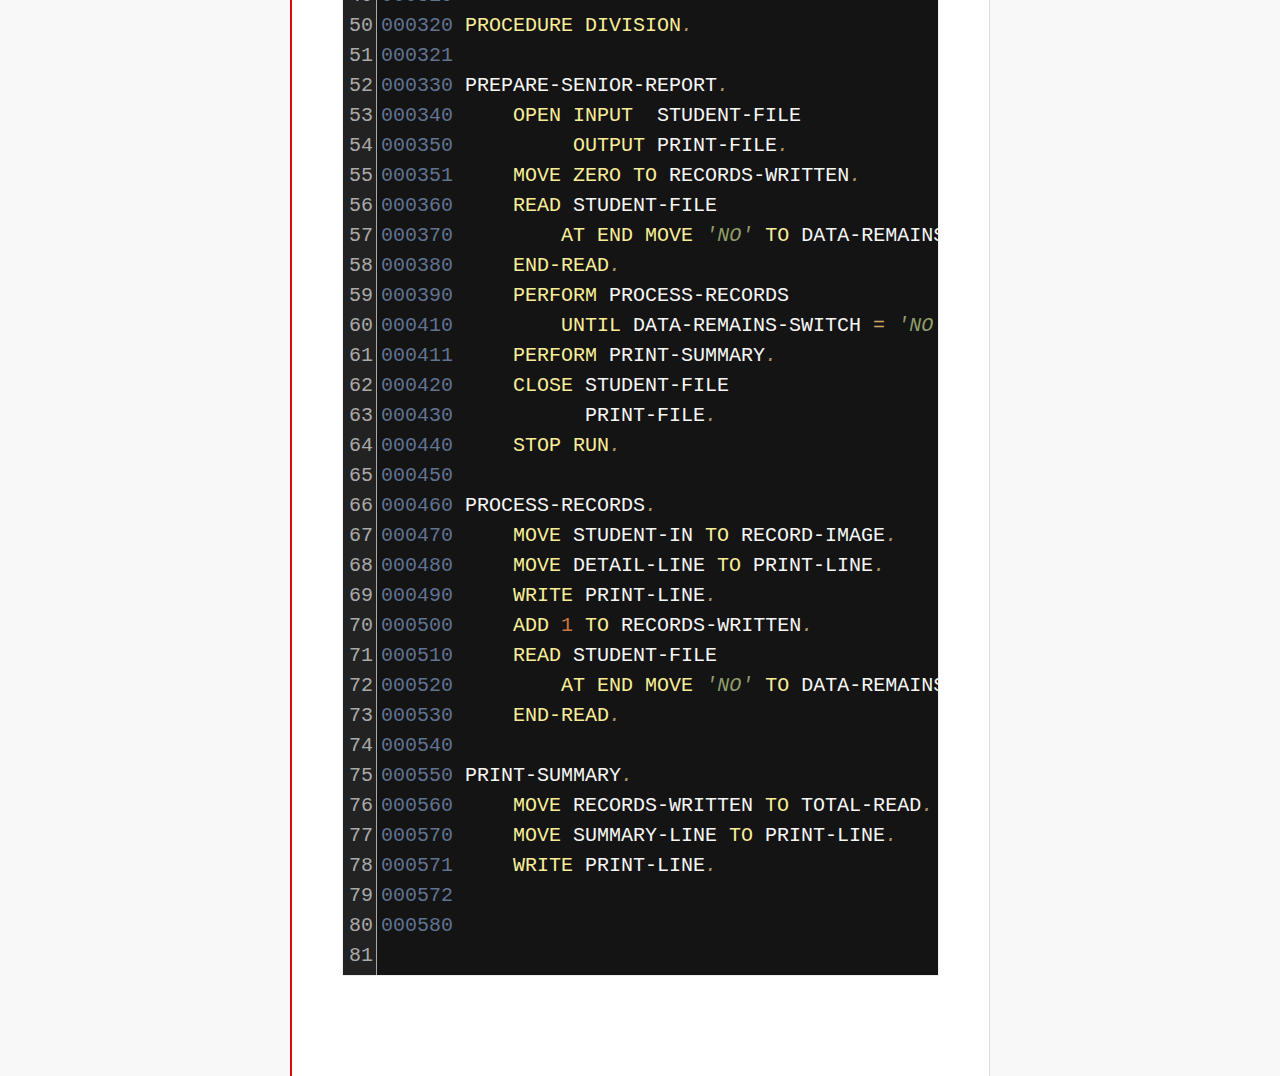
<file: pythonApp/static/codemirror-5.65.16/mode/cobol/index.html>
<!doctype html>

<title>CodeMirror: COBOL mode</title>
<meta charset="utf-8"/>
<link rel=stylesheet href="../../doc/docs.css">

<link rel="stylesheet" href="../../lib/codemirror.css">
<link rel="stylesheet" href="../../theme/neat.css">
<link rel="stylesheet" href="../../theme/elegant.css">
<link rel="stylesheet" href="../../theme/erlang-dark.css">
<link rel="stylesheet" href="../../theme/night.css">
<link rel="stylesheet" href="../../theme/monokai.css">
<link rel="stylesheet" href="../../theme/cobalt.css">
<link rel="stylesheet" href="../../theme/eclipse.css">
<link rel="stylesheet" href="../../theme/rubyblue.css">
<link rel="stylesheet" href="../../theme/lesser-dark.css">
<link rel="stylesheet" href="../../theme/xq-dark.css">
<link rel="stylesheet" href="../../theme/xq-light.css">
<link rel="stylesheet" href="../../theme/ambiance.css">
<link rel="stylesheet" href="../../theme/blackboard.css">
<link rel="stylesheet" href="../../theme/vibrant-ink.css">
<link rel="stylesheet" href="../../theme/solarized.css">
<link rel="stylesheet" href="../../theme/twilight.css">
<link rel="stylesheet" href="../../theme/midnight.css">
<link rel="stylesheet" href="../../addon/dialog/dialog.css">
<script src="../../lib/codemirror.js"></script>
<script src="../../addon/edit/matchbrackets.js"></script>
<script src="cobol.js"></script>
<script src="../../addon/selection/active-line.js"></script>
<script src="../../addon/search/search.js"></script>
<script src="../../addon/dialog/dialog.js"></script>
<script src="../../addon/search/searchcursor.js"></script>
<style>
        .CodeMirror {
          border: 1px solid #eee;
          font-size : 20px;
          height : auto !important;
        }
        .CodeMirror-activeline-background {background: #555555 !important;}
    </style>
<div id=nav>
  <a href="https://codemirror.net/5"><h1>CodeMirror</h1><img id=logo src="../../doc/logo.png" alt=""></a>

  <ul>
    <li><a href="../../index.html">Home</a>
    <li><a href="../../doc/manual.html">Manual</a>
    <li><a href="https://github.com/codemirror/codemirror5">Code</a>
  </ul>
  <ul>
    <li><a href="../index.html">Language modes</a>
    <li><a class=active href="#">COBOL</a>
  </ul>
</div>

<article>
<h2>COBOL mode</h2>

    <p> Select Theme <select onchange="selectTheme()" id="selectTheme">
        <option>default</option>
        <option>ambiance</option>
        <option>blackboard</option>
        <option>cobalt</option>
        <option>eclipse</option>
        <option>elegant</option>
        <option>erlang-dark</option>
        <option>lesser-dark</option>
        <option>midnight</option>
        <option>monokai</option>
        <option>neat</option>
        <option>night</option>
        <option>rubyblue</option>
        <option>solarized dark</option>
        <option>solarized light</option>
        <option selected>twilight</option>
        <option>vibrant-ink</option>
        <option>xq-dark</option>
        <option>xq-light</option>
    </select>    Select Font Size <select onchange="selectFontsize()" id="selectFontSize">
          <option value="13px">13px</option>
          <option value="14px">14px</option>
          <option value="16px">16px</option>
          <option value="18px">18px</option>
          <option value="20px" selected="selected">20px</option>
          <option value="24px">24px</option>
          <option value="26px">26px</option>
          <option value="28px">28px</option>
          <option value="30px">30px</option>
          <option value="32px">32px</option>
          <option value="34px">34px</option>
          <option value="36px">36px</option>
        </select>
<label for="checkBoxReadOnly">Read-only</label>
<input type="checkbox" id="checkBoxReadOnly" onchange="selectReadOnly()">
<label for="id_tabToIndentSpace">Insert Spaces on Tab</label>
<input type="checkbox" id="id_tabToIndentSpace" onchange="tabToIndentSpace()">
</p>
<textarea id="code" name="code">
---------1---------2---------3---------4---------5---------6---------7---------8
12345678911234567892123456789312345678941234567895123456789612345678971234567898
000010 IDENTIFICATION DIVISION.                                        MODTGHERE
000020 PROGRAM-ID.       SAMPLE.
000030 AUTHOR.           TEST SAM. 
000040 DATE-WRITTEN.     5 February 2013
000041
000042* A sample program just to show the form.
000043* The program copies its input to the output,
000044* and counts the number of records.
000045* At the end this number is printed.
000046
000050 ENVIRONMENT DIVISION.
000060 INPUT-OUTPUT SECTION.
000070 FILE-CONTROL.
000080     SELECT STUDENT-FILE     ASSIGN TO SYSIN
000090         ORGANIZATION IS LINE SEQUENTIAL.
000100     SELECT PRINT-FILE       ASSIGN TO SYSOUT
000110         ORGANIZATION IS LINE SEQUENTIAL.
000120
000130 DATA DIVISION.
000140 FILE SECTION.
000150 FD  STUDENT-FILE
000160     RECORD CONTAINS 43 CHARACTERS
000170     DATA RECORD IS STUDENT-IN.
000180 01  STUDENT-IN              PIC X(43).
000190
000200 FD  PRINT-FILE
000210     RECORD CONTAINS 80 CHARACTERS
000220     DATA RECORD IS PRINT-LINE.
000230 01  PRINT-LINE              PIC X(80).
000240
000250 WORKING-STORAGE SECTION.
000260 01  DATA-REMAINS-SWITCH     PIC X(2)      VALUE SPACES.
000261 01  RECORDS-WRITTEN         PIC 99.
000270
000280 01  DETAIL-LINE.
000290     05  FILLER              PIC X(7)      VALUE SPACES.
000300     05  RECORD-IMAGE        PIC X(43).
000310     05  FILLER              PIC X(30)     VALUE SPACES.
000311 
000312 01  SUMMARY-LINE.
000313     05  FILLER              PIC X(7)      VALUE SPACES.
000314     05  TOTAL-READ          PIC 99.
000315     05  FILLER              PIC X         VALUE SPACE.
000316     05  FILLER              PIC X(17)     
000317                 VALUE  'Records were read'.
000318     05  FILLER              PIC X(53)     VALUE SPACES.
000319
000320 PROCEDURE DIVISION.
000321
000330 PREPARE-SENIOR-REPORT.
000340     OPEN INPUT  STUDENT-FILE
000350          OUTPUT PRINT-FILE.
000351     MOVE ZERO TO RECORDS-WRITTEN.
000360     READ STUDENT-FILE
000370         AT END MOVE 'NO' TO DATA-REMAINS-SWITCH
000380     END-READ.
000390     PERFORM PROCESS-RECORDS
000410         UNTIL DATA-REMAINS-SWITCH = 'NO'.
000411     PERFORM PRINT-SUMMARY.
000420     CLOSE STUDENT-FILE
000430           PRINT-FILE.
000440     STOP RUN.
000450
000460 PROCESS-RECORDS.
000470     MOVE STUDENT-IN TO RECORD-IMAGE.
000480     MOVE DETAIL-LINE TO PRINT-LINE.
000490     WRITE PRINT-LINE.
000500     ADD 1 TO RECORDS-WRITTEN.
000510     READ STUDENT-FILE
000520         AT END MOVE 'NO' TO DATA-REMAINS-SWITCH
000530     END-READ. 
000540
000550 PRINT-SUMMARY.
000560     MOVE RECORDS-WRITTEN TO TOTAL-READ.
000570     MOVE SUMMARY-LINE TO PRINT-LINE.
000571     WRITE PRINT-LINE. 
000572
000580
</textarea>
    <script>
      var editor = CodeMirror.fromTextArea(document.getElementById("code"), {
        lineNumbers: true,
        matchBrackets: true,
        mode: "text/x-cobol",
        theme : "twilight",
        styleActiveLine: true,
        showCursorWhenSelecting : true,  
      });
      function selectTheme() {
        var themeInput = document.getElementById("selectTheme");
        var theme = themeInput.options[themeInput.selectedIndex].innerHTML;
        editor.setOption("theme", theme);
      }
      function selectFontsize() {
        var fontSizeInput = document.getElementById("selectFontSize");
        var fontSize = fontSizeInput.options[fontSizeInput.selectedIndex].innerHTML;
        editor.getWrapperElement().style.fontSize = fontSize;
        editor.refresh();
      }
      function selectReadOnly() {
        editor.setOption("readOnly", document.getElementById("checkBoxReadOnly").checked);
      }
      function tabToIndentSpace() {
        if (document.getElementById("id_tabToIndentSpace").checked) {
            editor.setOption("extraKeys", {Tab: function(cm) { cm.replaceSelection("    ", "end"); }});
        } else {
            editor.setOption("extraKeys", {Tab: function(cm) { cm.replaceSelection("    ", "end"); }});
        }
      }
    </script>
  </article>
</file>
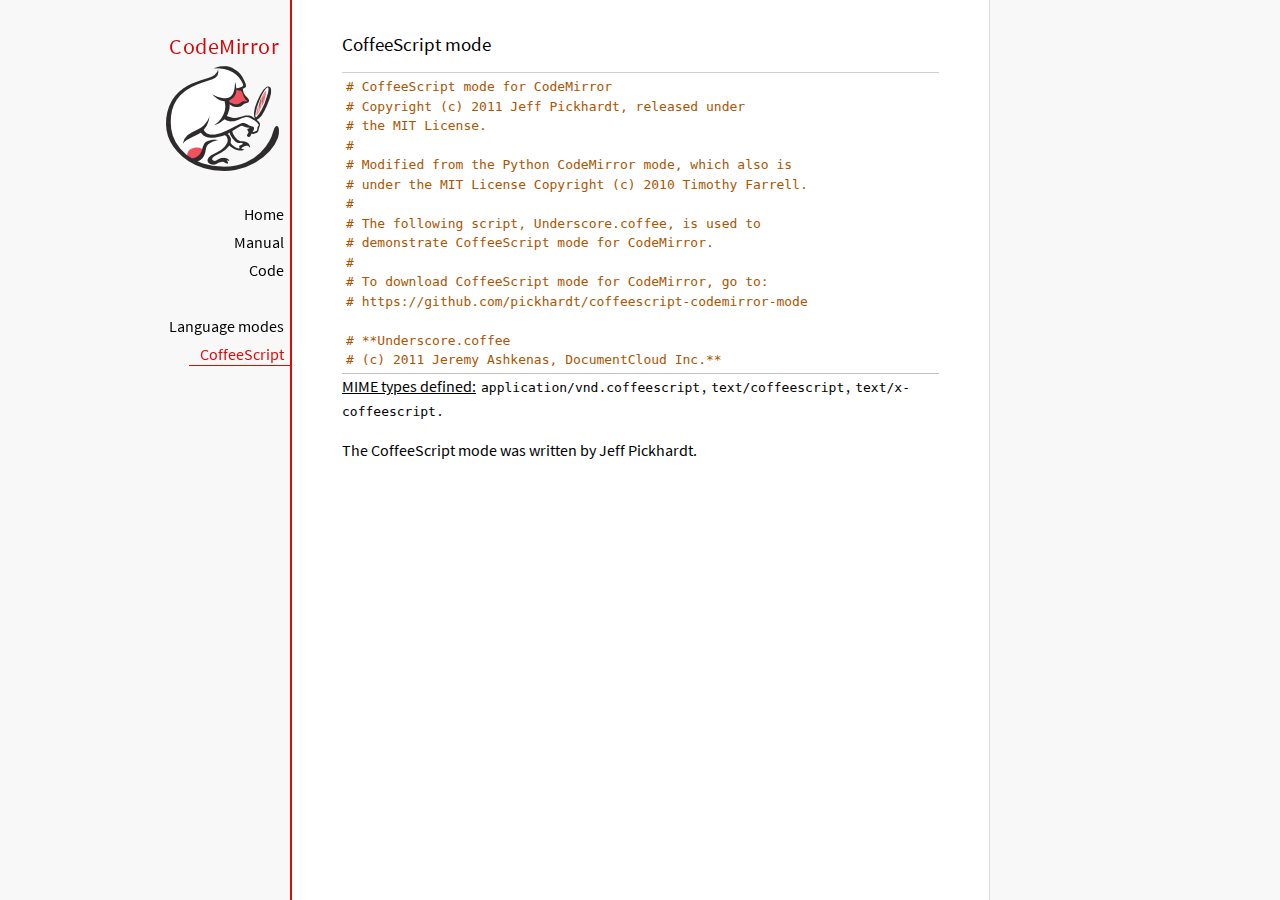
<file: pythonApp/static/codemirror-5.65.16/mode/coffeescript/index.html>
<!doctype html>

<title>CodeMirror: CoffeeScript mode</title>
<meta charset="utf-8"/>
<link rel=stylesheet href="../../doc/docs.css">

<link rel="stylesheet" href="../../lib/codemirror.css">
<script src="../../lib/codemirror.js"></script>
<script src="coffeescript.js"></script>
<style>.CodeMirror {border-top: 1px solid silver; border-bottom: 1px solid silver;}</style>
<div id=nav>
  <a href="https://codemirror.net/5"><h1>CodeMirror</h1><img id=logo src="../../doc/logo.png" alt=""></a>

  <ul>
    <li><a href="../../index.html">Home</a>
    <li><a href="../../doc/manual.html">Manual</a>
    <li><a href="https://github.com/codemirror/codemirror5">Code</a>
  </ul>
  <ul>
    <li><a href="../index.html">Language modes</a>
    <li><a class=active href="#">CoffeeScript</a>
  </ul>
</div>

<article>
<h2>CoffeeScript mode</h2>
<form><textarea id="code" name="code">
# CoffeeScript mode for CodeMirror
# Copyright (c) 2011 Jeff Pickhardt, released under
# the MIT License.
#
# Modified from the Python CodeMirror mode, which also is 
# under the MIT License Copyright (c) 2010 Timothy Farrell.
#
# The following script, Underscore.coffee, is used to 
# demonstrate CoffeeScript mode for CodeMirror.
#
# To download CoffeeScript mode for CodeMirror, go to:
# https://github.com/pickhardt/coffeescript-codemirror-mode

# **Underscore.coffee
# (c) 2011 Jeremy Ashkenas, DocumentCloud Inc.**
# Underscore is freely distributable under the terms of the
# [MIT license](http://en.wikipedia.org/wiki/MIT_License).
# Portions of Underscore are inspired by or borrowed from
# [Prototype.js](http://prototypejs.org/api), Oliver Steele's
# [Functional](http://osteele.com), and John Resig's
# [Micro-Templating](http://ejohn.org).
# For all details and documentation:
# http://documentcloud.github.com/underscore/


# Baseline setup
# --------------

# Establish the root object, `window` in the browser, or `global` on the server.
root = this


# Save the previous value of the `_` variable.
previousUnderscore = root._

### Multiline
    comment
###

# Establish the object that gets thrown to break out of a loop iteration.
# `StopIteration` is SOP on Mozilla.
breaker = if typeof(StopIteration) is 'undefined' then '__break__' else StopIteration


#### Docco style single line comment (title)


# Helper function to escape **RegExp** contents, because JS doesn't have one.
escapeRegExp = (string) -> string.replace(/([.*+?^${}()|[\]\/\\])/g, '\\$1')


# Save bytes in the minified (but not gzipped) version:
ArrayProto = Array.prototype
ObjProto = Object.prototype


# Create quick reference variables for speed access to core prototypes.
slice = ArrayProto.slice
unshift = ArrayProto.unshift
toString = ObjProto.toString
hasOwnProperty = ObjProto.hasOwnProperty
propertyIsEnumerable = ObjProto.propertyIsEnumerable


# All **ECMA5** native implementations we hope to use are declared here.
nativeForEach = ArrayProto.forEach
nativeMap = ArrayProto.map
nativeReduce = ArrayProto.reduce
nativeReduceRight = ArrayProto.reduceRight
nativeFilter = ArrayProto.filter
nativeEvery = ArrayProto.every
nativeSome = ArrayProto.some
nativeIndexOf = ArrayProto.indexOf
nativeLastIndexOf = ArrayProto.lastIndexOf
nativeIsArray = Array.isArray
nativeKeys = Object.keys


# Create a safe reference to the Underscore object for use below.
_ = (obj) -> new wrapper(obj)


# Export the Underscore object for **CommonJS**.
if typeof(exports) != 'undefined' then exports._ = _


# Export Underscore to global scope.
root._ = _


# Current version.
_.VERSION = '1.1.0'


# Collection Functions
# --------------------

# The cornerstone, an **each** implementation.
# Handles objects implementing **forEach**, arrays, and raw objects.
_.each = (obj, iterator, context) ->
  try
    if nativeForEach and obj.forEach is nativeForEach
      obj.forEach iterator, context
    else if _.isNumber obj.length
      iterator.call context, obj[i], i, obj for i in [0...obj.length]
    else
      iterator.call context, val, key, obj for own key, val of obj
  catch e
    throw e if e isnt breaker
  obj


# Return the results of applying the iterator to each element. Use JavaScript
# 1.6's version of **map**, if possible.
_.map = (obj, iterator, context) ->
  return obj.map(iterator, context) if nativeMap and obj.map is nativeMap
  results = []
  _.each obj, (value, index, list) ->
    results.push iterator.call context, value, index, list
  results


# **Reduce** builds up a single result from a list of values. Also known as
# **inject**, or **foldl**. Uses JavaScript 1.8's version of **reduce**, if possible.
_.reduce = (obj, iterator, memo, context) ->
  if nativeReduce and obj.reduce is nativeReduce
    iterator = _.bind iterator, context if context
    return obj.reduce iterator, memo
  _.each obj, (value, index, list) ->
    memo = iterator.call context, memo, value, index, list
  memo


# The right-associative version of **reduce**, also known as **foldr**. Uses
# JavaScript 1.8's version of **reduceRight**, if available.
_.reduceRight = (obj, iterator, memo, context) ->
  if nativeReduceRight and obj.reduceRight is nativeReduceRight
    iterator = _.bind iterator, context if context
    return obj.reduceRight iterator, memo
  reversed = _.clone(_.toArray(obj)).reverse()
  _.reduce reversed, iterator, memo, context


# Return the first value which passes a truth test.
_.detect = (obj, iterator, context) ->
  result = null
  _.each obj, (value, index, list) ->
    if iterator.call context, value, index, list
      result = value
      _.breakLoop()
  result


# Return all the elements that pass a truth test. Use JavaScript 1.6's
# **filter**, if it exists.
_.filter = (obj, iterator, context) ->
  return obj.filter iterator, context if nativeFilter and obj.filter is nativeFilter
  results = []
  _.each obj, (value, index, list) ->
    results.push value if iterator.call context, value, index, list
  results


# Return all the elements for which a truth test fails.
_.reject = (obj, iterator, context) ->
  results = []
  _.each obj, (value, index, list) ->
    results.push value if not iterator.call context, value, index, list
  results


# Determine whether all of the elements match a truth test. Delegate to
# JavaScript 1.6's **every**, if it is present.
_.every = (obj, iterator, context) ->
  iterator ||= _.identity
  return obj.every iterator, context if nativeEvery and obj.every is nativeEvery
  result = true
  _.each obj, (value, index, list) ->
    _.breakLoop() unless (result = result and iterator.call(context, value, index, list))
  result


# Determine if at least one element in the object matches a truth test. Use
# JavaScript 1.6's **some**, if it exists.
_.some = (obj, iterator, context) ->
  iterator ||= _.identity
  return obj.some iterator, context if nativeSome and obj.some is nativeSome
  result = false
  _.each obj, (value, index, list) ->
    _.breakLoop() if (result = iterator.call(context, value, index, list))
  result


# Determine if a given value is included in the array or object,
# based on `===`.
_.include = (obj, target) ->
  return _.indexOf(obj, target) isnt -1 if nativeIndexOf and obj.indexOf is nativeIndexOf
  return true for own key, val of obj when val is target
  false


# Invoke a method with arguments on every item in a collection.
_.invoke = (obj, method) ->
  args = _.rest arguments, 2
  (if method then val[method] else val).apply(val, args) for val in obj


# Convenience version of a common use case of **map**: fetching a property.
_.pluck = (obj, key) ->
  _.map(obj, (val) -> val[key])


# Return the maximum item or (item-based computation).
_.max = (obj, iterator, context) ->
  return Math.max.apply(Math, obj) if not iterator and _.isArray(obj)
  result = computed: -Infinity
  _.each obj, (value, index, list) ->
    computed = if iterator then iterator.call(context, value, index, list) else value
    computed >= result.computed and (result = {value: value, computed: computed})
  result.value


# Return the minimum element (or element-based computation).
_.min = (obj, iterator, context) ->
  return Math.min.apply(Math, obj) if not iterator and _.isArray(obj)
  result = computed: Infinity
  _.each obj, (value, index, list) ->
    computed = if iterator then iterator.call(context, value, index, list) else value
    computed < result.computed and (result = {value: value, computed: computed})
  result.value


# Sort the object's values by a criterion produced by an iterator.
_.sortBy = (obj, iterator, context) ->
  _.pluck(((_.map obj, (value, index, list) ->
    {value: value, criteria: iterator.call(context, value, index, list)}
  ).sort((left, right) ->
    a = left.criteria; b = right.criteria
    if a < b then -1 else if a > b then 1 else 0
  )), 'value')


# Use a comparator function to figure out at what index an object should
# be inserted so as to maintain order. Uses binary search.
_.sortedIndex = (array, obj, iterator) ->
  iterator ||= _.identity
  low = 0
  high = array.length
  while low < high
    mid = (low + high) >> 1
    if iterator(array[mid]) < iterator(obj) then low = mid + 1 else high = mid
  low


# Convert anything iterable into a real, live array.
_.toArray = (iterable) ->
  return [] if (!iterable)
  return iterable.toArray() if (iterable.toArray)
  return iterable if (_.isArray(iterable))
  return slice.call(iterable) if (_.isArguments(iterable))
  _.values(iterable)


# Return the number of elements in an object.
_.size = (obj) -> _.toArray(obj).length


# Array Functions
# ---------------

# Get the first element of an array. Passing `n` will return the first N
# values in the array. Aliased as **head**. The `guard` check allows it to work
# with **map**.
_.first = (array, n, guard) ->
  if n and not guard then slice.call(array, 0, n) else array[0]


# Returns everything but the first entry of the array. Aliased as **tail**.
# Especially useful on the arguments object. Passing an `index` will return
# the rest of the values in the array from that index onward. The `guard`
# check allows it to work with **map**.
_.rest = (array, index, guard) ->
  slice.call(array, if _.isUndefined(index) or guard then 1 else index)


# Get the last element of an array.
_.last = (array) -> array[array.length - 1]


# Trim out all falsy values from an array.
_.compact = (array) -> item for item in array when item


# Return a completely flattened version of an array.
_.flatten = (array) ->
  _.reduce array, (memo, value) ->
    return memo.concat(_.flatten(value)) if _.isArray value
    memo.push value
    memo
  , []


# Return a version of the array that does not contain the specified value(s).
_.without = (array) ->
  values = _.rest arguments
  val for val in _.toArray(array) when not _.include values, val


# Produce a duplicate-free version of the array. If the array has already
# been sorted, you have the option of using a faster algorithm.
_.uniq = (array, isSorted) ->
  memo = []
  for el, i in _.toArray array
    memo.push el if i is 0 || (if isSorted is true then _.last(memo) isnt el else not _.include(memo, el))
  memo


# Produce an array that contains every item shared between all the
# passed-in arrays.
_.intersect = (array) ->
  rest = _.rest arguments
  _.select _.uniq(array), (item) ->
    _.all rest, (other) ->
      _.indexOf(other, item) >= 0


# Zip together multiple lists into a single array -- elements that share
# an index go together.
_.zip = ->
  length = _.max _.pluck arguments, 'length'
  results = new Array length
  for i in [0...length]
    results[i] = _.pluck arguments, String i
  results


# If the browser doesn't supply us with **indexOf** (I'm looking at you, MSIE),
# we need this function. Return the position of the first occurrence of an
# item in an array, or -1 if the item is not included in the array.
_.indexOf = (array, item) ->
  return array.indexOf item if nativeIndexOf and array.indexOf is nativeIndexOf
  i = 0; l = array.length
  while l - i
    if array[i] is item then return i else i++
  -1


# Provide JavaScript 1.6's **lastIndexOf**, delegating to the native function,
# if possible.
_.lastIndexOf = (array, item) ->
  return array.lastIndexOf(item) if nativeLastIndexOf and array.lastIndexOf is nativeLastIndexOf
  i = array.length
  while i
    if array[i] is item then return i else i--
  -1


# Generate an integer Array containing an arithmetic progression. A port of
# [the native Python **range** function](http://docs.python.org/library/functions.html#range).
_.range = (start, stop, step) ->
  a = arguments
  solo = a.length <= 1
  i = start = if solo then 0 else a[0]
  stop = if solo then a[0] else a[1]
  step = a[2] or 1
  len = Math.ceil((stop - start) / step)
  return [] if len <= 0
  range = new Array len
  idx = 0
  loop
    return range if (if step > 0 then i - stop else stop - i) >= 0
    range[idx] = i
    idx++
    i+= step


# Function Functions
# ------------------

# Create a function bound to a given object (assigning `this`, and arguments,
# optionally). Binding with arguments is also known as **curry**.
_.bind = (func, obj) ->
  args = _.rest arguments, 2
  -> func.apply obj or root, args.concat arguments


# Bind all of an object's methods to that object. Useful for ensuring that
# all callbacks defined on an object belong to it.
_.bindAll = (obj) ->
  funcs = if arguments.length > 1 then _.rest(arguments) else _.functions(obj)
  _.each funcs, (f) -> obj[f] = _.bind obj[f], obj
  obj


# Delays a function for the given number of milliseconds, and then calls
# it with the arguments supplied.
_.delay = (func, wait) ->
  args = _.rest arguments, 2
  setTimeout((-> func.apply(func, args)), wait)


# Memoize an expensive function by storing its results.
_.memoize = (func, hasher) ->
  memo = {}
  hasher or= _.identity
  ->
    key = hasher.apply this, arguments
    return memo[key] if key of memo
    memo[key] = func.apply this, arguments


# Defers a function, scheduling it to run after the current call stack has
# cleared.
_.defer = (func) ->
  _.delay.apply _, [func, 1].concat _.rest arguments


# Returns the first function passed as an argument to the second,
# allowing you to adjust arguments, run code before and after, and
# conditionally execute the original function.
_.wrap = (func, wrapper) ->
  -> wrapper.apply wrapper, [func].concat arguments


# Returns a function that is the composition of a list of functions, each
# consuming the return value of the function that follows.
_.compose = ->
  funcs = arguments
  ->
    args = arguments
    for i in [funcs.length - 1..0] by -1
      args = [funcs[i].apply(this, args)]
    args[0]


# Object Functions
# ----------------

# Retrieve the names of an object's properties.
_.keys = nativeKeys or (obj) ->
  return _.range 0, obj.length if _.isArray(obj)
  key for key, val of obj


# Retrieve the values of an object's properties.
_.values = (obj) ->
  _.map obj, _.identity


# Return a sorted list of the function names available in Underscore.
_.functions = (obj) ->
  _.filter(_.keys(obj), (key) -> _.isFunction(obj[key])).sort()


# Extend a given object with all of the properties in a source object.
_.extend = (obj) ->
  for source in _.rest(arguments)
    obj[key] = val for key, val of source
  obj


# Create a (shallow-cloned) duplicate of an object.
_.clone = (obj) ->
  return obj.slice 0 if _.isArray obj
  _.extend {}, obj


# Invokes interceptor with the obj, and then returns obj.
# The primary purpose of this method is to "tap into" a method chain,
# in order to perform operations on intermediate results within
 the chain.
_.tap = (obj, interceptor) ->
  interceptor obj
  obj


# Perform a deep comparison to check if two objects are equal.
_.isEqual = (a, b) ->
  # Check object identity.
  return true if a is b
  # Different types?
  atype = typeof(a); btype = typeof(b)
  return false if atype isnt btype
  # Basic equality test (watch out for coercions).
  return true if `a == b`
  # One is falsy and the other truthy.
  return false if (!a and b) or (a and !b)
  # One of them implements an `isEqual()`?
  return a.isEqual(b) if a.isEqual
  # Check dates' integer values.
  return a.getTime() is b.getTime() if _.isDate(a) and _.isDate(b)
  # Both are NaN?
  return false if _.isNaN(a) and _.isNaN(b)
  # Compare regular expressions.
  if _.isRegExp(a) and _.isRegExp(b)
    return a.source is b.source and
           a.global is b.global and
           a.ignoreCase is b.ignoreCase and
           a.multiline is b.multiline
  # If a is not an object by this point, we can't handle it.
  return false if atype isnt 'object'
  # Check for different array lengths before comparing contents.
  return false if a.length and (a.length isnt b.length)
  # Nothing else worked, deep compare the contents.
  aKeys = _.keys(a); bKeys = _.keys(b)
  # Different object sizes?
  return false if aKeys.length isnt bKeys.length
  # Recursive comparison of contents.
  return false for key, val of a when !(key of b) or !_.isEqual(val, b[key])
  true


# Is a given array or object empty?
_.isEmpty = (obj) ->
  return obj.length is 0 if _.isArray(obj) or _.isString(obj)
  return false for own key of obj
  true


# Is a given value a DOM element?
_.isElement = (obj) -> obj and obj.nodeType is 1


# Is a given value an array?
_.isArray = nativeIsArray or (obj) -> !!(obj and obj.concat and obj.unshift and not obj.callee)


# Is a given variable an arguments object?
_.isArguments = (obj) -> obj and obj.callee


# Is the given value a function?
_.isFunction = (obj) -> !!(obj and obj.constructor and obj.call and obj.apply)


# Is the given value a string?
_.isString = (obj) -> !!(obj is '' or (obj and obj.charCodeAt and obj.substr))


# Is a given value a number?
_.isNumber = (obj) -> (obj is +obj) or toString.call(obj) is '[object Number]'


# Is a given value a boolean?
_.isBoolean = (obj) -> obj is true or obj is false


# Is a given value a Date?
_.isDate = (obj) -> !!(obj and obj.getTimezoneOffset and obj.setUTCFullYear)


# Is the given value a regular expression?
_.isRegExp = (obj) -> !!(obj and obj.exec and (obj.ignoreCase or obj.ignoreCase is false))


# Is the given value NaN -- this one is interesting. `NaN != NaN`, and
# `isNaN(undefined) == true`, so we make sure it's a number first.
_.isNaN = (obj) -> _.isNumber(obj) and window.isNaN(obj)


# Is a given value equal to null?
_.isNull = (obj) -> obj is null


# Is a given variable undefined?
_.isUndefined = (obj) -> typeof obj is 'undefined'


# Utility Functions
# -----------------

# Run Underscore.js in noConflict mode, returning the `_` variable to its
# previous owner. Returns a reference to the Underscore object.
_.noConflict = ->
  root._ = previousUnderscore
  this


# Keep the identity function around for default iterators.
_.identity = (value) -> value


# Run a function `n` times.
_.times = (n, iterator, context) ->
  iterator.call context, i for i in [0...n]


# Break out of the middle of an iteration.
_.breakLoop = -> throw breaker


# Add your own custom functions to the Underscore object, ensuring that
# they're correctly added to the OOP wrapper as well.
_.mixin = (obj) ->
  for name in _.functions(obj)
    addToWrapper name, _[name] = obj[name]


# Generate a unique integer id (unique within the entire client session).
# Useful for temporary DOM ids.
idCounter = 0
_.uniqueId = (prefix) ->
  (prefix or '') + idCounter++


# By default, Underscore uses **ERB**-style template delimiters, change the
# following template settings to use alternative delimiters.
_.templateSettings = {
  start: '<%'
  end: '%>'
  interpolate: /<%=(.+?)%>/g
}


# JavaScript templating a-la **ERB**, pilfered from John Resig's
# *Secrets of the JavaScript Ninja*, page 83.
# Single-quote fix from Rick Strahl.
# With alterations for arbitrary delimiters, and to preserve whitespace.
_.template = (str, data) ->
  c = _.templateSettings
  endMatch = new RegExp("'(?=[^"+c.end.substr(0, 1)+"]*"+escapeRegExp(c.end)+")","g")
  fn = new Function 'obj',
    'var p=[],print=function(){p.push.apply(p,arguments);};' +
    'with(obj||{}){p.push(\'' +
    str.replace(/\r/g, '\\r')
       .replace(/\n/g, '\\n')
       .replace(/\t/g, '\\t')
       .replace(endMatch,"���")
       .split("'").join("\\'")
       .split("���").join("'")
       .replace(c.interpolate, "',$1,'")
       .split(c.start).join("');")
       .split(c.end).join("p.push('") +
       "');}return p.join('');"
  if data then fn(data) else fn


# Aliases
# -------

_.forEach = _.each
_.foldl = _.inject = _.reduce
_.foldr = _.reduceRight
_.select = _.filter
_.all = _.every
_.any = _.some
_.contains = _.include
_.head = _.first
_.tail = _.rest
_.methods = _.functions


# Setup the OOP Wrapper
# ---------------------

# If Underscore is called as a function, it returns a wrapped object that
# can be used OO-style. This wrapper holds altered versions of all the
# underscore functions. Wrapped objects may be chained.
wrapper = (obj) ->
  this._wrapped = obj
  this


# Helper function to continue chaining intermediate results.
result = (obj, chain) ->
  if chain then _(obj).chain() else obj


# A method to easily add functions to the OOP wrapper.
addToWrapper = (name, func) ->
  wrapper.prototype[name] = ->
    args = _.toArray arguments
    unshift.call args, this._wrapped
    result func.apply(_, args), this._chain


# Add all ofthe Underscore functions to the wrapper object.
_.mixin _


# Add all mutator Array functions to the wrapper.
_.each ['pop', 'push', 'reverse', 'shift', 'sort', 'splice', 'unshift'], (name) ->
  method = Array.prototype[name]
  wrapper.prototype[name] = ->
    method.apply(this._wrapped, arguments)
    result(this._wrapped, this._chain)


# Add all accessor Array functions to the wrapper.
_.each ['concat', 'join', 'slice'], (name) ->
  method = Array.prototype[name]
  wrapper.prototype[name] = ->
    result(method.apply(this._wrapped, arguments), this._chain)


# Start chaining a wrapped Underscore object.
wrapper::chain = ->
  this._chain = true
  this


# Extracts the result from a wrapped and chained object.
wrapper::value = -> this._wrapped
</textarea></form>
    <script>
      var editor = CodeMirror.fromTextArea(document.getElementById("code"), {});
    </script>

    <p><strong>MIME types defined:</strong> <code>application/vnd.coffeescript</code>, <code>text/coffeescript</code>, <code>text/x-coffeescript</code>.</p>

    <p>The CoffeeScript mode was written by Jeff Pickhardt.</p>

  </article>
</file>
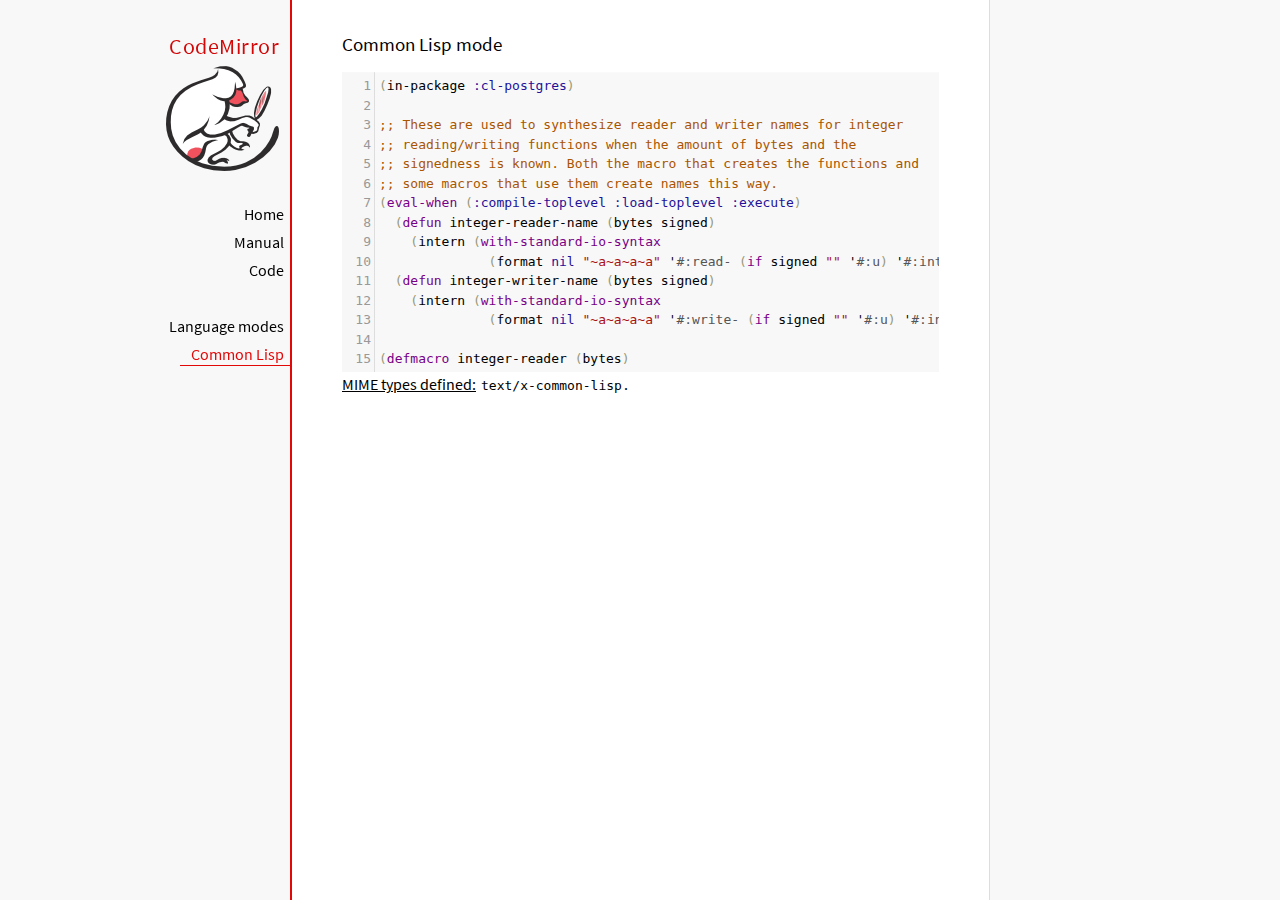
<file: pythonApp/static/codemirror-5.65.16/mode/commonlisp/index.html>
<!doctype html>

<title>CodeMirror: Common Lisp mode</title>
<meta charset="utf-8"/>
<link rel=stylesheet href="../../doc/docs.css">

<link rel="stylesheet" href="../../lib/codemirror.css">
<script src="../../lib/codemirror.js"></script>
<script src="commonlisp.js"></script>
<style>.CodeMirror {background: #f8f8f8;}</style>
<div id=nav>
  <a href="https://codemirror.net/5"><h1>CodeMirror</h1><img id=logo src="../../doc/logo.png" alt=""></a>

  <ul>
    <li><a href="../../index.html">Home</a>
    <li><a href="../../doc/manual.html">Manual</a>
    <li><a href="https://github.com/codemirror/codemirror5">Code</a>
  </ul>
  <ul>
    <li><a href="../index.html">Language modes</a>
    <li><a class=active href="#">Common Lisp</a>
  </ul>
</div>

<article>
<h2>Common Lisp mode</h2>
<form><textarea id="code" name="code">(in-package :cl-postgres)

;; These are used to synthesize reader and writer names for integer
;; reading/writing functions when the amount of bytes and the
;; signedness is known. Both the macro that creates the functions and
;; some macros that use them create names this way.
(eval-when (:compile-toplevel :load-toplevel :execute)
  (defun integer-reader-name (bytes signed)
    (intern (with-standard-io-syntax
              (format nil "~a~a~a~a" '#:read- (if signed "" '#:u) '#:int bytes))))
  (defun integer-writer-name (bytes signed)
    (intern (with-standard-io-syntax
              (format nil "~a~a~a~a" '#:write- (if signed "" '#:u) '#:int bytes)))))

(defmacro integer-reader (bytes)
  "Create a function to read integers from a binary stream."
  (let ((bits (* bytes 8)))
    (labels ((return-form (signed)
               (if signed
                   `(if (logbitp ,(1- bits) result)
                        (dpb result (byte ,(1- bits) 0) -1)
                        result)
                   `result))
             (generate-reader (signed)
               `(defun ,(integer-reader-name bytes signed) (socket)
                  (declare (type stream socket)
                           #.*optimize*)
                  ,(if (= bytes 1)
                       `(let ((result (the (unsigned-byte 8) (read-byte socket))))
                          (declare (type (unsigned-byte 8) result))
                          ,(return-form signed))
                       `(let ((result 0))
                          (declare (type (unsigned-byte ,bits) result))
                          ,@(loop :for byte :from (1- bytes) :downto 0
                                   :collect `(setf (ldb (byte 8 ,(* 8 byte)) result)
                                                   (the (unsigned-byte 8) (read-byte socket))))
                          ,(return-form signed))))))
      `(progn
;; This causes weird errors on SBCL in some circumstances. Disabled for now.
;;         (declaim (inline ,(integer-reader-name bytes t)
;;                          ,(integer-reader-name bytes nil)))
         (declaim (ftype (function (t) (signed-byte ,bits))
                         ,(integer-reader-name bytes t)))
         ,(generate-reader t)
         (declaim (ftype (function (t) (unsigned-byte ,bits))
                         ,(integer-reader-name bytes nil)))
         ,(generate-reader nil)))))

(defmacro integer-writer (bytes)
  "Create a function to write integers to a binary stream."
  (let ((bits (* 8 bytes)))
    `(progn
      (declaim (inline ,(integer-writer-name bytes t)
                       ,(integer-writer-name bytes nil)))
      (defun ,(integer-writer-name bytes nil) (socket value)
        (declare (type stream socket)
                 (type (unsigned-byte ,bits) value)
                 #.*optimize*)
        ,@(if (= bytes 1)
              `((write-byte value socket))
              (loop :for byte :from (1- bytes) :downto 0
                    :collect `(write-byte (ldb (byte 8 ,(* byte 8)) value)
                               socket)))
        (values))
      (defun ,(integer-writer-name bytes t) (socket value)
        (declare (type stream socket)
                 (type (signed-byte ,bits) value)
                 #.*optimize*)
        ,@(if (= bytes 1)
              `((write-byte (ldb (byte 8 0) value) socket))
              (loop :for byte :from (1- bytes) :downto 0
                    :collect `(write-byte (ldb (byte 8 ,(* byte 8)) value)
                               socket)))
        (values)))))

;; All the instances of the above that we need.

(integer-reader 1)
(integer-reader 2)
(integer-reader 4)
(integer-reader 8)

(integer-writer 1)
(integer-writer 2)
(integer-writer 4)

(defun write-bytes (socket bytes)
  "Write a byte-array to a stream."
  (declare (type stream socket)
           (type (simple-array (unsigned-byte 8)) bytes)
           #.*optimize*)
  (write-sequence bytes socket))

(defun write-str (socket string)
  "Write a null-terminated string to a stream \(encoding it when UTF-8
support is enabled.)."
  (declare (type stream socket)
           (type string string)
           #.*optimize*)
  (enc-write-string string socket)
  (write-uint1 socket 0))

(declaim (ftype (function (t unsigned-byte)
                          (simple-array (unsigned-byte 8) (*)))
                read-bytes))
(defun read-bytes (socket length)
  "Read a byte array of the given length from a stream."
  (declare (type stream socket)
           (type fixnum length)
           #.*optimize*)
  (let ((result (make-array length :element-type '(unsigned-byte 8))))
    (read-sequence result socket)
    result))

(declaim (ftype (function (t) string) read-str))
(defun read-str (socket)
  "Read a null-terminated string from a stream. Takes care of encoding
when UTF-8 support is enabled."
  (declare (type stream socket)
           #.*optimize*)
  (enc-read-string socket :null-terminated t))

(defun skip-bytes (socket length)
  "Skip a given number of bytes in a binary stream."
  (declare (type stream socket)
           (type (unsigned-byte 32) length)
           #.*optimize*)
  (dotimes (i length)
    (read-byte socket)))

(defun skip-str (socket)
  "Skip a null-terminated string."
  (declare (type stream socket)
           #.*optimize*)
  (loop :for char :of-type fixnum = (read-byte socket)
        :until (zerop char)))

(defun ensure-socket-is-closed (socket &amp;key abort)
  (when (open-stream-p socket)
    (handler-case
        (close socket :abort abort)
      (error (error)
        (warn "Ignoring the error which happened while trying to close PostgreSQL socket: ~A" error)))))
</textarea></form>
    <script>
      var editor = CodeMirror.fromTextArea(document.getElementById("code"), {lineNumbers: true});
    </script>

    <p><strong>MIME types defined:</strong> <code>text/x-common-lisp</code>.</p>

  </article>
</file>
<file: pythonApp/static/codemirror-5.65.16/lib/codemirror.css>
/* BASICS */

.CodeMirror {
  /* Set height, width, borders, and global font properties here */
  font-family: monospace;
  height: 300px;
  color: black;
  direction: ltr;
}

/* PADDING */

.CodeMirror-lines {
  padding: 4px 0; /* Vertical padding around content */
}
.CodeMirror pre.CodeMirror-line,
.CodeMirror pre.CodeMirror-line-like {
  padding: 0 4px; /* Horizontal padding of content */
}

.CodeMirror-scrollbar-filler, .CodeMirror-gutter-filler {
  background-color: white; /* The little square between H and V scrollbars */
}

/* GUTTER */

.CodeMirror-gutters {
  border-right: 1px solid #ddd;
  background-color: #f7f7f7;
  white-space: nowrap;
}
.CodeMirror-linenumbers {}
.CodeMirror-linenumber {
  padding: 0 3px 0 5px;
  min-width: 20px;
  text-align: right;
  color: #999;
  white-space: nowrap;
}

.CodeMirror-guttermarker { color: black; }
.CodeMirror-guttermarker-subtle { color: #999; }

/* CURSOR */

.CodeMirror-cursor {
  border-left: 1px solid black;
  border-right: none;
  width: 0;
}
/* Shown when moving in bi-directional text */
.CodeMirror div.CodeMirror-secondarycursor {
  border-left: 1px solid silver;
}
.cm-fat-cursor .CodeMirror-cursor {
  width: auto;
  border: 0 !important;
  background: #7e7;
}
.cm-fat-cursor div.CodeMirror-cursors {
  z-index: 1;
}
.cm-fat-cursor .CodeMirror-line::selection,
.cm-fat-cursor .CodeMirror-line > span::selection, 
.cm-fat-cursor .CodeMirror-line > span > span::selection { background: transparent; }
.cm-fat-cursor .CodeMirror-line::-moz-selection,
.cm-fat-cursor .CodeMirror-line > span::-moz-selection,
.cm-fat-cursor .CodeMirror-line > span > span::-moz-selection { background: transparent; }
.cm-fat-cursor { caret-color: transparent; }
@-moz-keyframes blink {
  0% {}
  50% { background-color: transparent; }
  100% {}
}
@-webkit-keyframes blink {
  0% {}
  50% { background-color: transparent; }
  100% {}
}
@keyframes blink {
  0% {}
  50% { background-color: transparent; }
  100% {}
}

/* Can style cursor different in overwrite (non-insert) mode */
.CodeMirror-overwrite .CodeMirror-cursor {}

.cm-tab { display: inline-block; text-decoration: inherit; }

.CodeMirror-rulers {
  position: absolute;
  left: 0; right: 0; top: -50px; bottom: 0;
  overflow: hidden;
}
.CodeMirror-ruler {
  border-left: 1px solid #ccc;
  top: 0; bottom: 0;
  position: absolute;
}

/* DEFAULT THEME */

.cm-s-default .cm-header {color: blue;}
.cm-s-default .cm-quote {color: #090;}
.cm-negative {color: #d44;}
.cm-positive {color: #292;}
.cm-header, .cm-strong {font-weight: bold;}
.cm-em {font-style: italic;}
.cm-link {text-decoration: underline;}
.cm-strikethrough {text-decoration: line-through;}

.cm-s-default .cm-keyword {color: #708;}
.cm-s-default .cm-atom {color: #219;}
.cm-s-default .cm-number {color: #164;}
.cm-s-default .cm-def {color: #00f;}
.cm-s-default .cm-variable,
.cm-s-default .cm-punctuation,
.cm-s-default .cm-property,
.cm-s-default .cm-operator {}
.cm-s-default .cm-variable-2 {color: #05a;}
.cm-s-default .cm-variable-3, .cm-s-default .cm-type {color: #085;}
.cm-s-default .cm-comment {color: #a50;}
.cm-s-default .cm-string {color: #a11;}
.cm-s-default .cm-string-2 {color: #f50;}
.cm-s-default .cm-meta {color: #555;}
.cm-s-default .cm-qualifier {color: #555;}
.cm-s-default .cm-builtin {color: #30a;}
.cm-s-default .cm-bracket {color: #997;}
.cm-s-default .cm-tag {color: #170;}
.cm-s-default .cm-attribute {color: #00c;}
.cm-s-default .cm-hr {color: #999;}
.cm-s-default .cm-link {color: #00c;}

.cm-s-default .cm-error {color: #f00;}
.cm-invalidchar {color: #f00;}

.CodeMirror-composing { border-bottom: 2px solid; }

/* Default styles for common addons */

div.CodeMirror span.CodeMirror-matchingbracket {color: #0b0;}
div.CodeMirror span.CodeMirror-nonmatchingbracket {color: #a22;}
.CodeMirror-matchingtag { background: rgba(255, 150, 0, .3); }
.CodeMirror-activeline-background {background: #e8f2ff;}

/* STOP */

/* The rest of this file contains styles related to the mechanics of
   the editor. You probably shouldn't touch them. */

.CodeMirror {
  position: relative;
  overflow: hidden;
  background: white;
}

.CodeMirror-scroll {
  overflow: scroll !important; /* Things will break if this is overridden */
  /* 50px is the magic margin used to hide the element's real scrollbars */
  /* See overflow: hidden in .CodeMirror */
  margin-bottom: -50px; margin-right: -50px;
  padding-bottom: 50px;
  height: 100%;
  outline: none; /* Prevent dragging from highlighting the element */
  position: relative;
  z-index: 0;
}
.CodeMirror-sizer {
  position: relative;
  border-right: 50px solid transparent;
}

/* The fake, visible scrollbars. Used to force redraw during scrolling
   before actual scrolling happens, thus preventing shaking and
   flickering artifacts. */
.CodeMirror-vscrollbar, .CodeMirror-hscrollbar, .CodeMirror-scrollbar-filler, .CodeMirror-gutter-filler {
  position: absolute;
  z-index: 6;
  display: none;
  outline: none;
}
.CodeMirror-vscrollbar {
  right: 0; top: 0;
  overflow-x: hidden;
  overflow-y: scroll;
}
.CodeMirror-hscrollbar {
  bottom: 0; left: 0;
  overflow-y: hidden;
  overflow-x: scroll;
}
.CodeMirror-scrollbar-filler {
  right: 0; bottom: 0;
}
.CodeMirror-gutter-filler {
  left: 0; bottom: 0;
}

.CodeMirror-gutters {
  position: absolute; left: 0; top: 0;
  min-height: 100%;
  z-index: 3;
}
.CodeMirror-gutter {
  white-space: normal;
  height: 100%;
  display: inline-block;
  vertical-align: top;
  margin-bottom: -50px;
}
.CodeMirror-gutter-wrapper {
  position: absolute;
  z-index: 4;
  background: none !important;
  border: none !important;
}
.CodeMirror-gutter-background {
  position: absolute;
  top: 0; bottom: 0;
  z-index: 4;
}
.CodeMirror-gutter-elt {
  position: absolute;
  cursor: default;
  z-index: 4;
}
.CodeMirror-gutter-wrapper ::selection { background-color: transparent }
.CodeMirror-gutter-wrapper ::-moz-selection { background-color: transparent }

.CodeMirror-lines {
  cursor: text;
  min-height: 1px; /* prevents collapsing before first draw */
}
.CodeMirror pre.CodeMirror-line,
.CodeMirror pre.CodeMirror-line-like {
  /* Reset some styles that the rest of the page might have set */
  -moz-border-radius: 0; -webkit-border-radius: 0; border-radius: 0;
  border-width: 0;
  background: transparent;
  font-family: inherit;
  font-size: inherit;
  margin: 0;
  white-space: pre;
  word-wrap: normal;
  line-height: inherit;
  color: inherit;
  z-index: 2;
  position: relative;
  overflow: visible;
  -webkit-tap-highlight-color: transparent;
  -webkit-font-variant-ligatures: contextual;
  font-variant-ligatures: contextual;
}
.CodeMirror-wrap pre.CodeMirror-line,
.CodeMirror-wrap pre.CodeMirror-line-like {
  word-wrap: break-word;
  white-space: pre-wrap;
  word-break: normal;
}

.CodeMirror-linebackground {
  position: absolute;
  left: 0; right: 0; top: 0; bottom: 0;
  z-index: 0;
}

.CodeMirror-linewidget {
  position: relative;
  z-index: 2;
  padding: 0.1px; /* Force widget margins to stay inside of the container */
}

.CodeMirror-widget {}

.CodeMirror-rtl pre { direction: rtl; }

.CodeMirror-code {
  outline: none;
}

/* Force content-box sizing for the elements where we expect it */
.CodeMirror-scroll,
.CodeMirror-sizer,
.CodeMirror-gutter,
.CodeMirror-gutters,
.CodeMirror-linenumber {
  -moz-box-sizing: content-box;
  box-sizing: content-box;
}

.CodeMirror-measure {
  position: absolute;
  width: 100%;
  height: 0;
  overflow: hidden;
  visibility: hidden;
}

.CodeMirror-cursor {
  position: absolute;
  pointer-events: none;
}
.CodeMirror-measure pre { position: static; }

div.CodeMirror-cursors {
  visibility: hidden;
  position: relative;
  z-index: 3;
}
div.CodeMirror-dragcursors {
  visibility: visible;
}

.CodeMirror-focused div.CodeMirror-cursors {
  visibility: visible;
}

.CodeMirror-selected { background: #d9d9d9; }
.CodeMirror-focused .CodeMirror-selected { background: #d7d4f0; }
.CodeMirror-crosshair { cursor: crosshair; }
.CodeMirror-line::selection, .CodeMirror-line > span::selection, .CodeMirror-line > span > span::selection { background: #d7d4f0; }
.CodeMirror-line::-moz-selection, .CodeMirror-line > span::-moz-selection, .CodeMirror-line > span > span::-moz-selection { background: #d7d4f0; }

.cm-searching {
  background-color: #ffa;
  background-color: rgba(255, 255, 0, .4);
}

/* Used to force a border model for a node */
.cm-force-border { padding-right: .1px; }

@media print {
  /* Hide the cursor when printing */
  .CodeMirror div.CodeMirror-cursors {
    visibility: hidden;
  }
}

/* See issue #2901 */
.cm-tab-wrap-hack:after { content: ''; }

/* Help users use markselection to safely style text background */
span.CodeMirror-selectedtext { background: none; }
</file>
<file: pythonApp/static/codemirror-5.65.16/doc/docs.css>
@font-face {
  font-family: 'Source Sans Pro';
  font-style: normal;
  font-weight: 400;
  src: local('Source Sans Pro'), local('SourceSansPro-Regular'), url(source_sans.woff) format('woff');
}

body, html { margin: 0; padding: 0; height: 100%; }
section, article { display: block; padding: 0; }

body {
  background: #f8f8f8;
  font-family: 'Source Sans Pro', Helvetica, Arial, sans-serif;
  line-height: 1.5;
}

p { margin-top: 0; }

h2, h3, h1 {
  font-weight: normal;
  margin-bottom: .7em;
}
h1 { font-size: 140%; }
h2 { font-size: 120%; }
h3 { font-size: 110%; }
article > h2:first-child, section:first-child > h2 { margin-top: 0; }

#nav h1 {
  margin-right: 12px;
  margin-top: 0;
  margin-bottom: 2px;
  color: #d30707;
  letter-spacing: .5px;
}

a, a:visited, a:link, .quasilink {
  color: #A21313;
}

em {
  padding-right: 2px;
}

.quasilink {
  cursor: pointer;
}

article {
  max-width: 700px;
  margin: 0 0 0 160px;
  border-left: 2px solid #E30808;
  border-right: 1px solid #ddd;
  padding: 30px 50px 100px 50px;
  background: white;
  z-index: 2;
  position: relative;
  min-height: 100%;
  box-sizing: border-box;
  -moz-box-sizing: border-box;
}

#nav {
  position: fixed;
  padding-top: 30px;
  max-height: 100%;
  box-sizing: -moz-border-box;
  box-sizing: border-box;
  overflow-y: auto;
  left: 0; right: none;
  width: 160px;
  text-align: right;
  z-index: 1;
}

@media screen and (min-width: 1000px) {
  article {
    margin: 0 auto;
  }
  #nav {
    right: 50%;
    width: auto;
    border-right: 349px solid transparent;
  }
}

#nav ul {
  display: block;
  margin: 0; padding: 0;
  margin-bottom: 32px;
}

#nav a {
  text-decoration: none;
}

#nav li {
  display: block;
  margin-bottom: 4px;
}

#nav li ul {
  font-size: 80%;
  margin-bottom: 0;
  display: none;
}

#nav li.active ul {
  display: block;
}

#nav li li a {
  padding-right: 20px;
  display: inline-block;
}

#nav ul a {
  color: black;
  padding: 0 7px 1px 11px;
}

#nav ul a.active, #nav ul a:hover {
  border-bottom: 1px solid #E30808;
  margin-bottom: -1px;
  color: #E30808;
}

#logo {
  border: 0;
  margin-right: 12px;
  margin-bottom: 25px;
}

section {
  border-top: 1px solid #E30808;
  margin: 1.5em 0;
}

section.first {
  border: none;
  margin-top: 0;
}

#demo {
  position: relative;
}

#demolist {
  position: absolute;
  right: 5px;
  top: 5px;
  z-index: 25;
}

.yinyang {
  position: absolute;
  top: -10px;
  left: 0; right: 0;
  margin: auto;
  display: block;
  height: 120px;
}

.actions {
  margin: 1em 0 0;
  min-height: 100px;
  position: relative;
}

@media screen and (max-width: 800px) {
  .actions {
    padding-top: 120px;
  }
  .actionsleft, .actionsright {
    float: none;
    text-align: left;
    margin-bottom: 1em;
  }
}

th {
  text-decoration: underline;
  font-weight: normal;
  text-align: left;
}

#features ul {
  list-style: none;
  margin: 0 0 1em;
  padding: 0 0 0 1.2em;
}

#features li:before {
  content: "-";
  width: 1em;
  display: inline-block;
  padding: 0;
  margin: 0;
  margin-left: -1em;
}

.rel {
  margin-bottom: 0;
}
.rel-note {
  margin-top: 0;
  color: #555;
}

pre {
  padding-left: 15px;
  border-left: 2px solid #ddd;
}

code {
  padding: 0 2px;
}

strong {
  text-decoration: underline;
  font-weight: normal;
}

.field {
  border: 1px solid #A21313;
}
</file>
<file: pythonApp/static/codemirror-5.65.16/test/mode_test.css>
.mt-output .mt-token {
  border: 1px solid #ddd;
  white-space: pre;
  font-family: "Consolas", monospace;
  text-align: center;
}

.mt-output .mt-style {
  font-size: x-small;
}

.mt-output .mt-state {
  font-size: x-small;
  vertical-align: top;
}

.mt-output .mt-state-row {
  display: none;
}

.mt-state-unhide .mt-output .mt-state-row {
  display: table-row;
}
</file>
<file: pythonApp/static/codemirror-5.65.16/addon/hint/show-hint.css>
.CodeMirror-hints {
  position: absolute;
  z-index: 10;
  overflow: hidden;
  list-style: none;

  margin: 0;
  padding: 2px;

  -webkit-box-shadow: 2px 3px 5px rgba(0,0,0,.2);
  -moz-box-shadow: 2px 3px 5px rgba(0,0,0,.2);
  box-shadow: 2px 3px 5px rgba(0,0,0,.2);
  border-radius: 3px;
  border: 1px solid silver;

  background: white;
  font-size: 90%;
  font-family: monospace;

  max-height: 20em;
  overflow-y: auto;
  box-sizing: border-box;
}

.CodeMirror-hint {
  margin: 0;
  padding: 0 4px;
  border-radius: 2px;
  white-space: pre;
  color: black;
  cursor: pointer;
}

li.CodeMirror-hint-active {
  background: #08f;
  color: white;
}
</file>
<file: pythonApp/static/codemirror-5.65.16/theme/neat.css>
.cm-s-neat span.cm-comment { color: #a86; }
.cm-s-neat span.cm-keyword { line-height: 1em; font-weight: bold; color: blue; }
.cm-s-neat span.cm-string { color: #a22; }
.cm-s-neat span.cm-builtin { line-height: 1em; font-weight: bold; color: #077; }
.cm-s-neat span.cm-special { line-height: 1em; font-weight: bold; color: #0aa; }
.cm-s-neat span.cm-variable { color: black; }
.cm-s-neat span.cm-number, .cm-s-neat span.cm-atom { color: #3a3; }
.cm-s-neat span.cm-meta { color: #555; }
.cm-s-neat span.cm-link { color: #3a3; }

.cm-s-neat .CodeMirror-activeline-background { background: #e8f2ff; }
.cm-s-neat .CodeMirror-matchingbracket { outline:1px solid grey; color:black !important; }
</file>
<file: pythonApp/static/codemirror-5.65.16/theme/elegant.css>
.cm-s-elegant span.cm-number, .cm-s-elegant span.cm-string, .cm-s-elegant span.cm-atom { color: #762; }
.cm-s-elegant span.cm-comment { color: #262; font-style: italic; line-height: 1em; }
.cm-s-elegant span.cm-meta { color: #555; font-style: italic; line-height: 1em; }
.cm-s-elegant span.cm-variable { color: black; }
.cm-s-elegant span.cm-variable-2 { color: #b11; }
.cm-s-elegant span.cm-qualifier { color: #555; }
.cm-s-elegant span.cm-keyword { color: #730; }
.cm-s-elegant span.cm-builtin { color: #30a; }
.cm-s-elegant span.cm-link { color: #762; }
.cm-s-elegant span.cm-error { background-color: #fdd; }

.cm-s-elegant .CodeMirror-activeline-background { background: #e8f2ff; }
.cm-s-elegant .CodeMirror-matchingbracket { outline:1px solid grey; color:black !important; }
</file>
<file: pythonApp/static/codemirror-5.65.16/theme/erlang-dark.css>
.cm-s-erlang-dark.CodeMirror { background: #002240; color: white; }
.cm-s-erlang-dark div.CodeMirror-selected { background: #b36539; }
.cm-s-erlang-dark .CodeMirror-line::selection, .cm-s-erlang-dark .CodeMirror-line > span::selection, .cm-s-erlang-dark .CodeMirror-line > span > span::selection { background: rgba(179, 101, 57, .99); }
.cm-s-erlang-dark .CodeMirror-line::-moz-selection, .cm-s-erlang-dark .CodeMirror-line > span::-moz-selection, .cm-s-erlang-dark .CodeMirror-line > span > span::-moz-selection { background: rgba(179, 101, 57, .99); }
.cm-s-erlang-dark .CodeMirror-gutters { background: #002240; border-right: 1px solid #aaa; }
.cm-s-erlang-dark .CodeMirror-guttermarker { color: white; }
.cm-s-erlang-dark .CodeMirror-guttermarker-subtle { color: #d0d0d0; }
.cm-s-erlang-dark .CodeMirror-linenumber { color: #d0d0d0; }
.cm-s-erlang-dark .CodeMirror-cursor { border-left: 1px solid white; }

.cm-s-erlang-dark span.cm-quote      { color: #ccc; }
.cm-s-erlang-dark span.cm-atom       { color: #f133f1; }
.cm-s-erlang-dark span.cm-attribute  { color: #ff80e1; }
.cm-s-erlang-dark span.cm-bracket    { color: #ff9d00; }
.cm-s-erlang-dark span.cm-builtin    { color: #eaa; }
.cm-s-erlang-dark span.cm-comment    { color: #77f; }
.cm-s-erlang-dark span.cm-def        { color: #e7a; }
.cm-s-erlang-dark span.cm-keyword    { color: #ffee80; }
.cm-s-erlang-dark span.cm-meta       { color: #50fefe; }
.cm-s-erlang-dark span.cm-number     { color: #ffd0d0; }
.cm-s-erlang-dark span.cm-operator   { color: #d55; }
.cm-s-erlang-dark span.cm-property   { color: #ccc; }
.cm-s-erlang-dark span.cm-qualifier  { color: #ccc; }
.cm-s-erlang-dark span.cm-special    { color: #ffbbbb; }
.cm-s-erlang-dark span.cm-string     { color: #3ad900; }
.cm-s-erlang-dark span.cm-string-2   { color: #ccc; }
.cm-s-erlang-dark span.cm-tag        { color: #9effff; }
.cm-s-erlang-dark span.cm-variable   { color: #50fe50; }
.cm-s-erlang-dark span.cm-variable-2 { color: #e0e; }
.cm-s-erlang-dark span.cm-variable-3, .cm-s-erlang-dark span.cm-type { color: #ccc; }
.cm-s-erlang-dark span.cm-error      { color: #9d1e15; }

.cm-s-erlang-dark .CodeMirror-activeline-background { background: #013461; }
.cm-s-erlang-dark .CodeMirror-matchingbracket { outline:1px solid grey; color:white !important; }
</file>
<file: pythonApp/static/codemirror-5.65.16/theme/night.css>
/* Loosely based on the Midnight Textmate theme */

.cm-s-night.CodeMirror { background: #0a001f; color: #f8f8f8; }
.cm-s-night div.CodeMirror-selected { background: #447; }
.cm-s-night .CodeMirror-line::selection, .cm-s-night .CodeMirror-line > span::selection, .cm-s-night .CodeMirror-line > span > span::selection { background: rgba(68, 68, 119, .99); }
.cm-s-night .CodeMirror-line::-moz-selection, .cm-s-night .CodeMirror-line > span::-moz-selection, .cm-s-night .CodeMirror-line > span > span::-moz-selection { background: rgba(68, 68, 119, .99); }
.cm-s-night .CodeMirror-gutters { background: #0a001f; border-right: 1px solid #aaa; }
.cm-s-night .CodeMirror-guttermarker { color: white; }
.cm-s-night .CodeMirror-guttermarker-subtle { color: #bbb; }
.cm-s-night .CodeMirror-linenumber { color: #f8f8f8; }
.cm-s-night .CodeMirror-cursor { border-left: 1px solid white; }

.cm-s-night span.cm-comment { color: #8900d1; }
.cm-s-night span.cm-atom { color: #845dc4; }
.cm-s-night span.cm-number, .cm-s-night span.cm-attribute { color: #ffd500; }
.cm-s-night span.cm-keyword { color: #599eff; }
.cm-s-night span.cm-string { color: #37f14a; }
.cm-s-night span.cm-meta { color: #7678e2; }
.cm-s-night span.cm-variable-2, .cm-s-night span.cm-tag { color: #99b2ff; }
.cm-s-night span.cm-variable-3, .cm-s-night span.cm-def, .cm-s-night span.cm-type { color: white; }
.cm-s-night span.cm-bracket { color: #8da6ce; }
.cm-s-night span.cm-builtin, .cm-s-night span.cm-special { color: #ff9e59; }
.cm-s-night span.cm-link { color: #845dc4; }
.cm-s-night span.cm-error { color: #9d1e15; }

.cm-s-night .CodeMirror-activeline-background { background: #1C005A; }
.cm-s-night .CodeMirror-matchingbracket { outline:1px solid grey; color:white !important; }
</file>
<file: pythonApp/static/codemirror-5.65.16/theme/monokai.css>
/* Based on Sublime Text's Monokai theme */

.cm-s-monokai.CodeMirror { background: #272822; color: #f8f8f2; }
.cm-s-monokai div.CodeMirror-selected { background: #49483E; }
.cm-s-monokai .CodeMirror-line::selection, .cm-s-monokai .CodeMirror-line > span::selection, .cm-s-monokai .CodeMirror-line > span > span::selection { background: rgba(73, 72, 62, .99); }
.cm-s-monokai .CodeMirror-line::-moz-selection, .cm-s-monokai .CodeMirror-line > span::-moz-selection, .cm-s-monokai .CodeMirror-line > span > span::-moz-selection { background: rgba(73, 72, 62, .99); }
.cm-s-monokai .CodeMirror-gutters { background: #272822; border-right: 0px; }
.cm-s-monokai .CodeMirror-guttermarker { color: white; }
.cm-s-monokai .CodeMirror-guttermarker-subtle { color: #d0d0d0; }
.cm-s-monokai .CodeMirror-linenumber { color: #d0d0d0; }
.cm-s-monokai .CodeMirror-cursor { border-left: 1px solid #f8f8f0; }

.cm-s-monokai span.cm-comment { color: #75715e; }
.cm-s-monokai span.cm-atom { color: #ae81ff; }
.cm-s-monokai span.cm-number { color: #ae81ff; }

.cm-s-monokai span.cm-comment.cm-attribute { color: #97b757; }
.cm-s-monokai span.cm-comment.cm-def { color: #bc9262; }
.cm-s-monokai span.cm-comment.cm-tag { color: #bc6283; }
.cm-s-monokai span.cm-comment.cm-type { color: #5998a6; }

.cm-s-monokai span.cm-property, .cm-s-monokai span.cm-attribute { color: #a6e22e; }
.cm-s-monokai span.cm-keyword { color: #f92672; }
.cm-s-monokai span.cm-builtin { color: #66d9ef; }
.cm-s-monokai span.cm-string { color: #e6db74; }

.cm-s-monokai span.cm-variable { color: #f8f8f2; }
.cm-s-monokai span.cm-variable-2 { color: #9effff; }
.cm-s-monokai span.cm-variable-3, .cm-s-monokai span.cm-type { color: #66d9ef; }
.cm-s-monokai span.cm-def { color: #fd971f; }
.cm-s-monokai span.cm-bracket { color: #f8f8f2; }
.cm-s-monokai span.cm-tag { color: #f92672; }
.cm-s-monokai span.cm-header { color: #ae81ff; }
.cm-s-monokai span.cm-link { color: #ae81ff; }
.cm-s-monokai span.cm-error { background: #f92672; color: #f8f8f0; }

.cm-s-monokai .CodeMirror-activeline-background { background: #373831; }
.cm-s-monokai .CodeMirror-matchingbracket {
  text-decoration: underline;
  color: white !important;
}
</file>
<file: pythonApp/static/codemirror-5.65.16/theme/cobalt.css>
.cm-s-cobalt.CodeMirror { background: #002240; color: white; }
.cm-s-cobalt div.CodeMirror-selected { background: #b36539; }
.cm-s-cobalt .CodeMirror-line::selection, .cm-s-cobalt .CodeMirror-line > span::selection, .cm-s-cobalt .CodeMirror-line > span > span::selection { background: rgba(179, 101, 57, .99); }
.cm-s-cobalt .CodeMirror-line::-moz-selection, .cm-s-cobalt .CodeMirror-line > span::-moz-selection, .cm-s-cobalt .CodeMirror-line > span > span::-moz-selection { background: rgba(179, 101, 57, .99); }
.cm-s-cobalt .CodeMirror-gutters { background: #002240; border-right: 1px solid #aaa; }
.cm-s-cobalt .CodeMirror-guttermarker { color: #ffee80; }
.cm-s-cobalt .CodeMirror-guttermarker-subtle { color: #d0d0d0; }
.cm-s-cobalt .CodeMirror-linenumber { color: #d0d0d0; }
.cm-s-cobalt .CodeMirror-cursor { border-left: 1px solid white; }

.cm-s-cobalt span.cm-comment { color: #08f; }
.cm-s-cobalt span.cm-atom { color: #845dc4; }
.cm-s-cobalt span.cm-number, .cm-s-cobalt span.cm-attribute { color: #ff80e1; }
.cm-s-cobalt span.cm-keyword { color: #ffee80; }
.cm-s-cobalt span.cm-string { color: #3ad900; }
.cm-s-cobalt span.cm-meta { color: #ff9d00; }
.cm-s-cobalt span.cm-variable-2, .cm-s-cobalt span.cm-tag { color: #9effff; }
.cm-s-cobalt span.cm-variable-3, .cm-s-cobalt span.cm-def, .cm-s-cobalt .cm-type { color: white; }
.cm-s-cobalt span.cm-bracket { color: #d8d8d8; }
.cm-s-cobalt span.cm-builtin, .cm-s-cobalt span.cm-special { color: #ff9e59; }
.cm-s-cobalt span.cm-link { color: #845dc4; }
.cm-s-cobalt span.cm-error { color: #9d1e15; }

.cm-s-cobalt .CodeMirror-activeline-background { background: #002D57; }
.cm-s-cobalt .CodeMirror-matchingbracket { outline:1px solid grey;color:white !important; }
</file>
<file: pythonApp/static/codemirror-5.65.16/theme/eclipse.css>
.cm-s-eclipse span.cm-meta { color: #FF1717; }
.cm-s-eclipse span.cm-keyword { line-height: 1em; font-weight: bold; color: #7F0055; }
.cm-s-eclipse span.cm-atom { color: #219; }
.cm-s-eclipse span.cm-number { color: #164; }
.cm-s-eclipse span.cm-def { color: #00f; }
.cm-s-eclipse span.cm-variable { color: black; }
.cm-s-eclipse span.cm-variable-2 { color: #0000C0; }
.cm-s-eclipse span.cm-variable-3, .cm-s-eclipse span.cm-type { color: #0000C0; }
.cm-s-eclipse span.cm-property { color: black; }
.cm-s-eclipse span.cm-operator { color: black; }
.cm-s-eclipse span.cm-comment { color: #3F7F5F; }
.cm-s-eclipse span.cm-string { color: #2A00FF; }
.cm-s-eclipse span.cm-string-2 { color: #f50; }
.cm-s-eclipse span.cm-qualifier { color: #555; }
.cm-s-eclipse span.cm-builtin { color: #30a; }
.cm-s-eclipse span.cm-bracket { color: #cc7; }
.cm-s-eclipse span.cm-tag { color: #170; }
.cm-s-eclipse span.cm-attribute { color: #00c; }
.cm-s-eclipse span.cm-link { color: #219; }
.cm-s-eclipse span.cm-error { color: #f00; }

.cm-s-eclipse .CodeMirror-activeline-background { background: #e8f2ff; }
.cm-s-eclipse .CodeMirror-matchingbracket { outline:1px solid grey; color:black !important; }
</file>
<file: pythonApp/static/codemirror-5.65.16/theme/rubyblue.css>
.cm-s-rubyblue.CodeMirror { background: #112435; color: white; }
.cm-s-rubyblue div.CodeMirror-selected { background: #38566F; }
.cm-s-rubyblue .CodeMirror-line::selection, .cm-s-rubyblue .CodeMirror-line > span::selection, .cm-s-rubyblue .CodeMirror-line > span > span::selection { background: rgba(56, 86, 111, 0.99); }
.cm-s-rubyblue .CodeMirror-line::-moz-selection, .cm-s-rubyblue .CodeMirror-line > span::-moz-selection, .cm-s-rubyblue .CodeMirror-line > span > span::-moz-selection { background: rgba(56, 86, 111, 0.99); }
.cm-s-rubyblue .CodeMirror-gutters { background: #1F4661; border-right: 7px solid #3E7087; }
.cm-s-rubyblue .CodeMirror-guttermarker { color: white; }
.cm-s-rubyblue .CodeMirror-guttermarker-subtle { color: #3E7087; }
.cm-s-rubyblue .CodeMirror-linenumber { color: white; }
.cm-s-rubyblue .CodeMirror-cursor { border-left: 1px solid white; }

.cm-s-rubyblue span.cm-comment { color: #999; font-style:italic; line-height: 1em; }
.cm-s-rubyblue span.cm-atom { color: #F4C20B; }
.cm-s-rubyblue span.cm-number, .cm-s-rubyblue span.cm-attribute { color: #82C6E0; }
.cm-s-rubyblue span.cm-keyword { color: #F0F; }
.cm-s-rubyblue span.cm-string { color: #F08047; }
.cm-s-rubyblue span.cm-meta { color: #F0F; }
.cm-s-rubyblue span.cm-variable-2, .cm-s-rubyblue span.cm-tag { color: #7BD827; }
.cm-s-rubyblue span.cm-variable-3, .cm-s-rubyblue span.cm-def, .cm-s-rubyblue span.cm-type { color: white; }
.cm-s-rubyblue span.cm-bracket { color: #F0F; }
.cm-s-rubyblue span.cm-link { color: #F4C20B; }
.cm-s-rubyblue span.CodeMirror-matchingbracket { color:#F0F !important; }
.cm-s-rubyblue span.cm-builtin, .cm-s-rubyblue span.cm-special { color: #FF9D00; }
.cm-s-rubyblue span.cm-error { color: #AF2018; }

.cm-s-rubyblue .CodeMirror-activeline-background { background: #173047; }
</file>
<file: pythonApp/static/codemirror-5.65.16/theme/lesser-dark.css>
/*
http://lesscss.org/ dark theme
Ported to CodeMirror by Peter Kroon
*/
.cm-s-lesser-dark {
  line-height: 1.3em;
}
.cm-s-lesser-dark.CodeMirror { background: #262626; color: #EBEFE7; text-shadow: 0 -1px 1px #262626; }
.cm-s-lesser-dark div.CodeMirror-selected { background: #45443B; } /* 33322B*/
.cm-s-lesser-dark .CodeMirror-line::selection, .cm-s-lesser-dark .CodeMirror-line > span::selection, .cm-s-lesser-dark .CodeMirror-line > span > span::selection { background: rgba(69, 68, 59, .99); }
.cm-s-lesser-dark .CodeMirror-line::-moz-selection, .cm-s-lesser-dark .CodeMirror-line > span::-moz-selection, .cm-s-lesser-dark .CodeMirror-line > span > span::-moz-selection { background: rgba(69, 68, 59, .99); }
.cm-s-lesser-dark .CodeMirror-cursor { border-left: 1px solid white; }
.cm-s-lesser-dark pre { padding: 0 8px; }/*editable code holder*/

.cm-s-lesser-dark.CodeMirror span.CodeMirror-matchingbracket { color: #7EFC7E; }/*65FC65*/

.cm-s-lesser-dark .CodeMirror-gutters { background: #262626; border-right:1px solid #aaa; }
.cm-s-lesser-dark .CodeMirror-guttermarker { color: #599eff; }
.cm-s-lesser-dark .CodeMirror-guttermarker-subtle { color: #777; }
.cm-s-lesser-dark .CodeMirror-linenumber { color: #777; }

.cm-s-lesser-dark span.cm-header { color: #a0a; }
.cm-s-lesser-dark span.cm-quote { color: #090; }
.cm-s-lesser-dark span.cm-keyword { color: #599eff; }
.cm-s-lesser-dark span.cm-atom { color: #C2B470; }
.cm-s-lesser-dark span.cm-number { color: #B35E4D; }
.cm-s-lesser-dark span.cm-def { color: white; }
.cm-s-lesser-dark span.cm-variable { color:#D9BF8C; }
.cm-s-lesser-dark span.cm-variable-2 { color: #669199; }
.cm-s-lesser-dark span.cm-variable-3, .cm-s-lesser-dark span.cm-type { color: white; }
.cm-s-lesser-dark span.cm-property { color: #92A75C; }
.cm-s-lesser-dark span.cm-operator { color: #92A75C; }
.cm-s-lesser-dark span.cm-comment { color: #666; }
.cm-s-lesser-dark span.cm-string { color: #BCD279; }
.cm-s-lesser-dark span.cm-string-2 { color: #f50; }
.cm-s-lesser-dark span.cm-meta { color: #738C73; }
.cm-s-lesser-dark span.cm-qualifier { color: #555; }
.cm-s-lesser-dark span.cm-builtin { color: #ff9e59; }
.cm-s-lesser-dark span.cm-bracket { color: #EBEFE7; }
.cm-s-lesser-dark span.cm-tag { color: #669199; }
.cm-s-lesser-dark span.cm-attribute { color: #81a4d5; }
.cm-s-lesser-dark span.cm-hr { color: #999; }
.cm-s-lesser-dark span.cm-link { color: #7070E6; }
.cm-s-lesser-dark span.cm-error { color: #9d1e15; }

.cm-s-lesser-dark .CodeMirror-activeline-background { background: #3C3A3A; }
.cm-s-lesser-dark .CodeMirror-matchingbracket { outline:1px solid grey; color:white !important; }
</file>
<file: pythonApp/static/codemirror-5.65.16/theme/xq-dark.css>
/*
Copyright (C) 2011 by MarkLogic Corporation
Author: Mike Brevoort <mike@brevoort.com>

Permission is hereby granted, free of charge, to any person obtaining a copy
of this software and associated documentation files (the "Software"), to deal
in the Software without restriction, including without limitation the rights
to use, copy, modify, merge, publish, distribute, sublicense, and/or sell
copies of the Software, and to permit persons to whom the Software is
furnished to do so, subject to the following conditions:

The above copyright notice and this permission notice shall be included in
all copies or substantial portions of the Software.

THE SOFTWARE IS PROVIDED "AS IS", WITHOUT WARRANTY OF ANY KIND, EXPRESS OR
IMPLIED, INCLUDING BUT NOT LIMITED TO THE WARRANTIES OF MERCHANTABILITY,
FITNESS FOR A PARTICULAR PURPOSE AND NONINFRINGEMENT. IN NO EVENT SHALL THE
AUTHORS OR COPYRIGHT HOLDERS BE LIABLE FOR ANY CLAIM, DAMAGES OR OTHER
LIABILITY, WHETHER IN AN ACTION OF CONTRACT, TORT OR OTHERWISE, ARISING FROM,
OUT OF OR IN CONNECTION WITH THE SOFTWARE OR THE USE OR OTHER DEALINGS IN
THE SOFTWARE.
*/
.cm-s-xq-dark.CodeMirror { background: #0a001f; color: #f8f8f8; }
.cm-s-xq-dark div.CodeMirror-selected { background: #27007A; }
.cm-s-xq-dark .CodeMirror-line::selection, .cm-s-xq-dark .CodeMirror-line > span::selection, .cm-s-xq-dark .CodeMirror-line > span > span::selection { background: rgba(39, 0, 122, 0.99); }
.cm-s-xq-dark .CodeMirror-line::-moz-selection, .cm-s-xq-dark .CodeMirror-line > span::-moz-selection, .cm-s-xq-dark .CodeMirror-line > span > span::-moz-selection { background: rgba(39, 0, 122, 0.99); }
.cm-s-xq-dark .CodeMirror-gutters { background: #0a001f; border-right: 1px solid #aaa; }
.cm-s-xq-dark .CodeMirror-guttermarker { color: #FFBD40; }
.cm-s-xq-dark .CodeMirror-guttermarker-subtle { color: #f8f8f8; }
.cm-s-xq-dark .CodeMirror-linenumber { color: #f8f8f8; }
.cm-s-xq-dark .CodeMirror-cursor { border-left: 1px solid white; }

.cm-s-xq-dark span.cm-keyword { color: #FFBD40; }
.cm-s-xq-dark span.cm-atom { color: #6C8CD5; }
.cm-s-xq-dark span.cm-number { color: #164; }
.cm-s-xq-dark span.cm-def { color: #FFF; text-decoration:underline; }
.cm-s-xq-dark span.cm-variable { color: #FFF; }
.cm-s-xq-dark span.cm-variable-2 { color: #EEE; }
.cm-s-xq-dark span.cm-variable-3, .cm-s-xq-dark span.cm-type { color: #DDD; }
.cm-s-xq-dark span.cm-property {}
.cm-s-xq-dark span.cm-operator {}
.cm-s-xq-dark span.cm-comment { color: gray; }
.cm-s-xq-dark span.cm-string { color: #9FEE00; }
.cm-s-xq-dark span.cm-meta { color: yellow; }
.cm-s-xq-dark span.cm-qualifier { color: #FFF700; }
.cm-s-xq-dark span.cm-builtin { color: #30a; }
.cm-s-xq-dark span.cm-bracket { color: #cc7; }
.cm-s-xq-dark span.cm-tag { color: #FFBD40; }
.cm-s-xq-dark span.cm-attribute { color: #FFF700; }
.cm-s-xq-dark span.cm-error { color: #f00; }

.cm-s-xq-dark .CodeMirror-activeline-background { background: #27282E; }
.cm-s-xq-dark .CodeMirror-matchingbracket { outline:1px solid grey; color:white !important; }
</file>
<file: pythonApp/static/codemirror-5.65.16/theme/xq-light.css>
/*
Copyright (C) 2011 by MarkLogic Corporation
Author: Mike Brevoort <mike@brevoort.com>

Permission is hereby granted, free of charge, to any person obtaining a copy
of this software and associated documentation files (the "Software"), to deal
in the Software without restriction, including without limitation the rights
to use, copy, modify, merge, publish, distribute, sublicense, and/or sell
copies of the Software, and to permit persons to whom the Software is
furnished to do so, subject to the following conditions:

The above copyright notice and this permission notice shall be included in
all copies or substantial portions of the Software.

THE SOFTWARE IS PROVIDED "AS IS", WITHOUT WARRANTY OF ANY KIND, EXPRESS OR
IMPLIED, INCLUDING BUT NOT LIMITED TO THE WARRANTIES OF MERCHANTABILITY,
FITNESS FOR A PARTICULAR PURPOSE AND NONINFRINGEMENT. IN NO EVENT SHALL THE
AUTHORS OR COPYRIGHT HOLDERS BE LIABLE FOR ANY CLAIM, DAMAGES OR OTHER
LIABILITY, WHETHER IN AN ACTION OF CONTRACT, TORT OR OTHERWISE, ARISING FROM,
OUT OF OR IN CONNECTION WITH THE SOFTWARE OR THE USE OR OTHER DEALINGS IN
THE SOFTWARE.
*/
.cm-s-xq-light span.cm-keyword { line-height: 1em; font-weight: bold; color: #5A5CAD; }
.cm-s-xq-light span.cm-atom { color: #6C8CD5; }
.cm-s-xq-light span.cm-number { color: #164; }
.cm-s-xq-light span.cm-def { text-decoration:underline; }
.cm-s-xq-light span.cm-variable { color: black; }
.cm-s-xq-light span.cm-variable-2 { color:black; }
.cm-s-xq-light span.cm-variable-3, .cm-s-xq-light span.cm-type { color: black; }
.cm-s-xq-light span.cm-property {}
.cm-s-xq-light span.cm-operator {}
.cm-s-xq-light span.cm-comment { color: #0080FF; font-style: italic; }
.cm-s-xq-light span.cm-string { color: red; }
.cm-s-xq-light span.cm-meta { color: yellow; }
.cm-s-xq-light span.cm-qualifier { color: grey; }
.cm-s-xq-light span.cm-builtin { color: #7EA656; }
.cm-s-xq-light span.cm-bracket { color: #cc7; }
.cm-s-xq-light span.cm-tag { color: #3F7F7F; }
.cm-s-xq-light span.cm-attribute { color: #7F007F; }
.cm-s-xq-light span.cm-error { color: #f00; }

.cm-s-xq-light .CodeMirror-activeline-background { background: #e8f2ff; }
.cm-s-xq-light .CodeMirror-matchingbracket { outline:1px solid grey;color:black !important;background:yellow; }
</file>
<file: pythonApp/static/codemirror-5.65.16/theme/ambiance.css>
/* ambiance theme for codemirror */

/* Color scheme */

.cm-s-ambiance .cm-header { color: blue; }
.cm-s-ambiance .cm-quote { color: #24C2C7; }

.cm-s-ambiance .cm-keyword { color: #cda869; }
.cm-s-ambiance .cm-atom { color: #CF7EA9; }
.cm-s-ambiance .cm-number { color: #78CF8A; }
.cm-s-ambiance .cm-def { color: #aac6e3; }
.cm-s-ambiance .cm-variable { color: #ffb795; }
.cm-s-ambiance .cm-variable-2 { color: #eed1b3; }
.cm-s-ambiance .cm-variable-3, .cm-s-ambiance .cm-type { color: #faded3; }
.cm-s-ambiance .cm-property { color: #eed1b3; }
.cm-s-ambiance .cm-operator { color: #fa8d6a; }
.cm-s-ambiance .cm-comment { color: #555; font-style:italic; }
.cm-s-ambiance .cm-string { color: #8f9d6a; }
.cm-s-ambiance .cm-string-2 { color: #9d937c; }
.cm-s-ambiance .cm-meta { color: #D2A8A1; }
.cm-s-ambiance .cm-qualifier { color: yellow; }
.cm-s-ambiance .cm-builtin { color: #9999cc; }
.cm-s-ambiance .cm-bracket { color: #24C2C7; }
.cm-s-ambiance .cm-tag { color: #fee4ff; }
.cm-s-ambiance .cm-attribute { color: #9B859D; }
.cm-s-ambiance .cm-hr { color: pink; }
.cm-s-ambiance .cm-link { color: #F4C20B; }
.cm-s-ambiance .cm-special { color: #FF9D00; }
.cm-s-ambiance .cm-error { color: #AF2018; }

.cm-s-ambiance .CodeMirror-matchingbracket { color: #0f0; }
.cm-s-ambiance .CodeMirror-nonmatchingbracket { color: #f22; }

.cm-s-ambiance div.CodeMirror-selected { background: rgba(255, 255, 255, 0.15); }
.cm-s-ambiance.CodeMirror-focused div.CodeMirror-selected { background: rgba(255, 255, 255, 0.10); }
.cm-s-ambiance .CodeMirror-line::selection, .cm-s-ambiance .CodeMirror-line > span::selection, .cm-s-ambiance .CodeMirror-line > span > span::selection { background: rgba(255, 255, 255, 0.10); }
.cm-s-ambiance .CodeMirror-line::-moz-selection, .cm-s-ambiance .CodeMirror-line > span::-moz-selection, .cm-s-ambiance .CodeMirror-line > span > span::-moz-selection { background: rgba(255, 255, 255, 0.10); }

/* Editor styling */

.cm-s-ambiance.CodeMirror {
  line-height: 1.40em;
  color: #E6E1DC;
  background-color: #202020;
  -webkit-box-shadow: inset 0 0 10px black;
  -moz-box-shadow: inset 0 0 10px black;
  box-shadow: inset 0 0 10px black;
}

.cm-s-ambiance .CodeMirror-gutters {
  background: #3D3D3D;
  border-right: 1px solid #4D4D4D;
  box-shadow: 0 10px 20px black;
}

.cm-s-ambiance .CodeMirror-linenumber {
  text-shadow: 0px 1px 1px #4d4d4d;
  color: #111;
  padding: 0 5px;
}

.cm-s-ambiance .CodeMirror-guttermarker { color: #aaa; }
.cm-s-ambiance .CodeMirror-guttermarker-subtle { color: #111; }

.cm-s-ambiance .CodeMirror-cursor { border-left: 1px solid #7991E8; }

.cm-s-ambiance .CodeMirror-activeline-background {
  background: none repeat scroll 0% 0% rgba(255, 255, 255, 0.031);
}

.cm-s-ambiance.CodeMirror,
.cm-s-ambiance .CodeMirror-gutters {
  background-image: url("[data-uri]");
}
</file>
<file: pythonApp/static/codemirror-5.65.16/theme/blackboard.css>
/* Port of TextMate's Blackboard theme */

.cm-s-blackboard.CodeMirror { background: #0C1021; color: #F8F8F8; }
.cm-s-blackboard div.CodeMirror-selected { background: #253B76; }
.cm-s-blackboard .CodeMirror-line::selection, .cm-s-blackboard .CodeMirror-line > span::selection, .cm-s-blackboard .CodeMirror-line > span > span::selection { background: rgba(37, 59, 118, .99); }
.cm-s-blackboard .CodeMirror-line::-moz-selection, .cm-s-blackboard .CodeMirror-line > span::-moz-selection, .cm-s-blackboard .CodeMirror-line > span > span::-moz-selection { background: rgba(37, 59, 118, .99); }
.cm-s-blackboard .CodeMirror-gutters { background: #0C1021; border-right: 0; }
.cm-s-blackboard .CodeMirror-guttermarker { color: #FBDE2D; }
.cm-s-blackboard .CodeMirror-guttermarker-subtle { color: #888; }
.cm-s-blackboard .CodeMirror-linenumber { color: #888; }
.cm-s-blackboard .CodeMirror-cursor { border-left: 1px solid #A7A7A7; }

.cm-s-blackboard .cm-keyword { color: #FBDE2D; }
.cm-s-blackboard .cm-atom { color: #D8FA3C; }
.cm-s-blackboard .cm-number { color: #D8FA3C; }
.cm-s-blackboard .cm-def { color: #8DA6CE; }
.cm-s-blackboard .cm-variable { color: #FF6400; }
.cm-s-blackboard .cm-operator { color: #FBDE2D; }
.cm-s-blackboard .cm-comment { color: #AEAEAE; }
.cm-s-blackboard .cm-string { color: #61CE3C; }
.cm-s-blackboard .cm-string-2 { color: #61CE3C; }
.cm-s-blackboard .cm-meta { color: #D8FA3C; }
.cm-s-blackboard .cm-builtin { color: #8DA6CE; }
.cm-s-blackboard .cm-tag { color: #8DA6CE; }
.cm-s-blackboard .cm-attribute { color: #8DA6CE; }
.cm-s-blackboard .cm-header { color: #FF6400; }
.cm-s-blackboard .cm-hr { color: #AEAEAE; }
.cm-s-blackboard .cm-link { color: #8DA6CE; }
.cm-s-blackboard .cm-error { background: #9D1E15; color: #F8F8F8; }

.cm-s-blackboard .CodeMirror-activeline-background { background: #3C3636; }
.cm-s-blackboard .CodeMirror-matchingbracket { outline:1px solid grey;color:white !important; }
</file>
<file: pythonApp/static/codemirror-5.65.16/theme/vibrant-ink.css>
/* Taken from the popular Visual Studio Vibrant Ink Schema */

.cm-s-vibrant-ink.CodeMirror { background: black; color: white; }
.cm-s-vibrant-ink div.CodeMirror-selected { background: #35493c; }
.cm-s-vibrant-ink .CodeMirror-line::selection, .cm-s-vibrant-ink .CodeMirror-line > span::selection, .cm-s-vibrant-ink .CodeMirror-line > span > span::selection { background: rgba(53, 73, 60, 0.99); }
.cm-s-vibrant-ink .CodeMirror-line::-moz-selection, .cm-s-vibrant-ink .CodeMirror-line > span::-moz-selection, .cm-s-vibrant-ink .CodeMirror-line > span > span::-moz-selection { background: rgba(53, 73, 60, 0.99); }

.cm-s-vibrant-ink .CodeMirror-gutters { background: #002240; border-right: 1px solid #aaa; }
.cm-s-vibrant-ink .CodeMirror-guttermarker { color: white; }
.cm-s-vibrant-ink .CodeMirror-guttermarker-subtle { color: #d0d0d0; }
.cm-s-vibrant-ink .CodeMirror-linenumber { color: #d0d0d0; }
.cm-s-vibrant-ink .CodeMirror-cursor { border-left: 1px solid white; }

.cm-s-vibrant-ink .cm-keyword { color: #CC7832; }
.cm-s-vibrant-ink .cm-atom { color: #FC0; }
.cm-s-vibrant-ink .cm-number { color:  #FFEE98; }
.cm-s-vibrant-ink .cm-def { color: #8DA6CE; }
.cm-s-vibrant-ink span.cm-variable-2, .cm-s-vibrant span.cm-tag { color: #FFC66D; }
.cm-s-vibrant-ink span.cm-variable-3, .cm-s-vibrant span.cm-def, .cm-s-vibrant span.cm-type { color: #FFC66D; }
.cm-s-vibrant-ink .cm-operator { color: #888; }
.cm-s-vibrant-ink .cm-comment { color: gray; font-weight: bold; }
.cm-s-vibrant-ink .cm-string { color:  #A5C25C; }
.cm-s-vibrant-ink .cm-string-2 { color: red; }
.cm-s-vibrant-ink .cm-meta { color: #D8FA3C; }
.cm-s-vibrant-ink .cm-builtin { color: #8DA6CE; }
.cm-s-vibrant-ink .cm-tag { color: #8DA6CE; }
.cm-s-vibrant-ink .cm-attribute { color: #8DA6CE; }
.cm-s-vibrant-ink .cm-header { color: #FF6400; }
.cm-s-vibrant-ink .cm-hr { color: #AEAEAE; }
.cm-s-vibrant-ink .cm-link { color: #5656F3; }
.cm-s-vibrant-ink .cm-error { border-bottom: 1px solid red; }

.cm-s-vibrant-ink .CodeMirror-activeline-background { background: #27282E; }
.cm-s-vibrant-ink .CodeMirror-matchingbracket { outline:1px solid grey; color:white !important; }
</file>
<file: pythonApp/static/codemirror-5.65.16/theme/solarized.css>
/*
Solarized theme for code-mirror
http://ethanschoonover.com/solarized
*/

/*
Solarized color palette
http://ethanschoonover.com/solarized/img/solarized-palette.png
*/

.solarized.base03 { color: #002b36; }
.solarized.base02 { color: #073642; }
.solarized.base01 { color: #586e75; }
.solarized.base00 { color: #657b83; }
.solarized.base0 { color: #839496; }
.solarized.base1 { color: #93a1a1; }
.solarized.base2 { color: #eee8d5; }
.solarized.base3  { color: #fdf6e3; }
.solarized.solar-yellow  { color: #b58900; }
.solarized.solar-orange  { color: #cb4b16; }
.solarized.solar-red { color: #dc322f; }
.solarized.solar-magenta { color: #d33682; }
.solarized.solar-violet  { color: #6c71c4; }
.solarized.solar-blue { color: #268bd2; }
.solarized.solar-cyan { color: #2aa198; }
.solarized.solar-green { color: #859900; }

/* Color scheme for code-mirror */

.cm-s-solarized {
  line-height: 1.45em;
  color-profile: sRGB;
  rendering-intent: auto;
}
.cm-s-solarized.cm-s-dark {
  color: #839496;
  background-color: #002b36;
}
.cm-s-solarized.cm-s-light {
  background-color: #fdf6e3;
  color: #657b83;
}

.cm-s-solarized .CodeMirror-widget {
  text-shadow: none;
}

.cm-s-solarized .cm-header { color: #586e75; }
.cm-s-solarized .cm-quote { color: #93a1a1; }

.cm-s-solarized .cm-keyword { color: #cb4b16; }
.cm-s-solarized .cm-atom { color: #d33682; }
.cm-s-solarized .cm-number { color: #d33682; }
.cm-s-solarized .cm-def { color: #2aa198; }

.cm-s-solarized .cm-variable { color: #839496; }
.cm-s-solarized .cm-variable-2 { color: #b58900; }
.cm-s-solarized .cm-variable-3, .cm-s-solarized .cm-type { color: #6c71c4; }

.cm-s-solarized .cm-property { color: #2aa198; }
.cm-s-solarized .cm-operator { color: #6c71c4; }

.cm-s-solarized .cm-comment { color: #586e75; font-style:italic; }

.cm-s-solarized .cm-string { color: #859900; }
.cm-s-solarized .cm-string-2 { color: #b58900; }

.cm-s-solarized .cm-meta { color: #859900; }
.cm-s-solarized .cm-qualifier { color: #b58900; }
.cm-s-solarized .cm-builtin { color: #d33682; }
.cm-s-solarized .cm-bracket { color: #cb4b16; }
.cm-s-solarized .CodeMirror-matchingbracket { color: #859900; }
.cm-s-solarized .CodeMirror-nonmatchingbracket { color: #dc322f; }
.cm-s-solarized .cm-tag { color: #93a1a1; }
.cm-s-solarized .cm-attribute { color: #2aa198; }
.cm-s-solarized .cm-hr {
  color: transparent;
  border-top: 1px solid #586e75;
  display: block;
}
.cm-s-solarized .cm-link { color: #93a1a1; cursor: pointer; }
.cm-s-solarized .cm-special { color: #6c71c4; }
.cm-s-solarized .cm-em {
  color: #999;
  text-decoration: underline;
  text-decoration-style: dotted;
}
.cm-s-solarized .cm-error,
.cm-s-solarized .cm-invalidchar {
  color: #586e75;
  border-bottom: 1px dotted #dc322f;
}

.cm-s-solarized.cm-s-dark div.CodeMirror-selected { background: #073642; }
.cm-s-solarized.cm-s-dark.CodeMirror ::selection { background: rgba(7, 54, 66, 0.99); }
.cm-s-solarized.cm-s-dark .CodeMirror-line::-moz-selection, .cm-s-dark .CodeMirror-line > span::-moz-selection, .cm-s-dark .CodeMirror-line > span > span::-moz-selection { background: rgba(7, 54, 66, 0.99); }

.cm-s-solarized.cm-s-light div.CodeMirror-selected { background: #eee8d5; }
.cm-s-solarized.cm-s-light .CodeMirror-line::selection, .cm-s-light .CodeMirror-line > span::selection, .cm-s-light .CodeMirror-line > span > span::selection { background: #eee8d5; }
.cm-s-solarized.cm-s-light .CodeMirror-line::-moz-selection, .cm-s-light .CodeMirror-line > span::-moz-selection, .cm-s-light .CodeMirror-line > span > span::-moz-selection { background: #eee8d5; }

/* Editor styling */



/* Little shadow on the view-port of the buffer view */
.cm-s-solarized.CodeMirror {
  -moz-box-shadow: inset 7px 0 12px -6px #000;
  -webkit-box-shadow: inset 7px 0 12px -6px #000;
  box-shadow: inset 7px 0 12px -6px #000;
}

/* Remove gutter border */
.cm-s-solarized .CodeMirror-gutters {
  border-right: 0;
}

/* Gutter colors and line number styling based of color scheme (dark / light) */

/* Dark */
.cm-s-solarized.cm-s-dark .CodeMirror-gutters {
  background-color: #073642;
}

.cm-s-solarized.cm-s-dark .CodeMirror-linenumber {
  color: #586e75;
}

/* Light */
.cm-s-solarized.cm-s-light .CodeMirror-gutters {
  background-color: #eee8d5;
}

.cm-s-solarized.cm-s-light .CodeMirror-linenumber {
  color: #839496;
}

/* Common */
.cm-s-solarized .CodeMirror-linenumber {
  padding: 0 5px;
}
.cm-s-solarized .CodeMirror-guttermarker-subtle { color: #586e75; }
.cm-s-solarized.cm-s-dark .CodeMirror-guttermarker { color: #ddd; }
.cm-s-solarized.cm-s-light .CodeMirror-guttermarker { color: #cb4b16; }

.cm-s-solarized .CodeMirror-gutter .CodeMirror-gutter-text {
  color: #586e75;
}

/* Cursor */
.cm-s-solarized .CodeMirror-cursor { border-left: 1px solid #819090; }

/* Fat cursor */
.cm-s-solarized.cm-s-light.cm-fat-cursor .CodeMirror-cursor { background: #77ee77; }
.cm-s-solarized.cm-s-light .cm-animate-fat-cursor { background-color: #77ee77; }
.cm-s-solarized.cm-s-dark.cm-fat-cursor .CodeMirror-cursor { background: #586e75; }
.cm-s-solarized.cm-s-dark .cm-animate-fat-cursor { background-color: #586e75; }

/* Active line */
.cm-s-solarized.cm-s-dark .CodeMirror-activeline-background {
  background: rgba(255, 255, 255, 0.06);
}
.cm-s-solarized.cm-s-light .CodeMirror-activeline-background {
  background: rgba(0, 0, 0, 0.06);
}
</file>
<file: pythonApp/static/codemirror-5.65.16/theme/twilight.css>
.cm-s-twilight.CodeMirror { background: #141414; color: #f7f7f7; } /**/
.cm-s-twilight div.CodeMirror-selected { background: #323232; } /**/
.cm-s-twilight .CodeMirror-line::selection, .cm-s-twilight .CodeMirror-line > span::selection, .cm-s-twilight .CodeMirror-line > span > span::selection { background: rgba(50, 50, 50, 0.99); }
.cm-s-twilight .CodeMirror-line::-moz-selection, .cm-s-twilight .CodeMirror-line > span::-moz-selection, .cm-s-twilight .CodeMirror-line > span > span::-moz-selection { background: rgba(50, 50, 50, 0.99); }

.cm-s-twilight .CodeMirror-gutters { background: #222; border-right: 1px solid #aaa; }
.cm-s-twilight .CodeMirror-guttermarker { color: white; }
.cm-s-twilight .CodeMirror-guttermarker-subtle { color: #aaa; }
.cm-s-twilight .CodeMirror-linenumber { color: #aaa; }
.cm-s-twilight .CodeMirror-cursor { border-left: 1px solid white; }

.cm-s-twilight .cm-keyword { color: #f9ee98; } /**/
.cm-s-twilight .cm-atom { color: #FC0; }
.cm-s-twilight .cm-number { color:  #ca7841; } /**/
.cm-s-twilight .cm-def { color: #8DA6CE; }
.cm-s-twilight span.cm-variable-2, .cm-s-twilight span.cm-tag { color: #607392; } /**/
.cm-s-twilight span.cm-variable-3, .cm-s-twilight span.cm-def, .cm-s-twilight span.cm-type { color: #607392; } /**/
.cm-s-twilight .cm-operator { color: #cda869; } /**/
.cm-s-twilight .cm-comment { color:#777; font-style:italic; font-weight:normal; } /**/
.cm-s-twilight .cm-string { color:#8f9d6a; font-style:italic; } /**/
.cm-s-twilight .cm-string-2 { color:#bd6b18; } /*?*/
.cm-s-twilight .cm-meta { background-color:#141414; color:#f7f7f7; } /*?*/
.cm-s-twilight .cm-builtin { color: #cda869; } /*?*/
.cm-s-twilight .cm-tag { color: #997643; } /**/
.cm-s-twilight .cm-attribute { color: #d6bb6d; } /*?*/
.cm-s-twilight .cm-header { color: #FF6400; }
.cm-s-twilight .cm-hr { color: #AEAEAE; }
.cm-s-twilight .cm-link { color:#ad9361; font-style:italic; text-decoration:none; } /**/
.cm-s-twilight .cm-error { border-bottom: 1px solid red; }

.cm-s-twilight .CodeMirror-activeline-background { background: #27282E; }
.cm-s-twilight .CodeMirror-matchingbracket { outline:1px solid grey; color:white !important; }
</file>
<file: pythonApp/static/codemirror-5.65.16/theme/midnight.css>
/* Based on the theme at http://bonsaiden.github.com/JavaScript-Garden */

/*<!--activeline-->*/
.cm-s-midnight .CodeMirror-activeline-background { background: #253540; }

.cm-s-midnight.CodeMirror {
    background: #0F192A;
    color: #D1EDFF;
}

.cm-s-midnight div.CodeMirror-selected { background: #314D67; }
.cm-s-midnight .CodeMirror-line::selection, .cm-s-midnight .CodeMirror-line > span::selection, .cm-s-midnight .CodeMirror-line > span > span::selection { background: rgba(49, 77, 103, .99); }
.cm-s-midnight .CodeMirror-line::-moz-selection, .cm-s-midnight .CodeMirror-line > span::-moz-selection, .cm-s-midnight .CodeMirror-line > span > span::-moz-selection { background: rgba(49, 77, 103, .99); }
.cm-s-midnight .CodeMirror-gutters { background: #0F192A; border-right: 1px solid; }
.cm-s-midnight .CodeMirror-guttermarker { color: white; }
.cm-s-midnight .CodeMirror-guttermarker-subtle { color: #d0d0d0; }
.cm-s-midnight .CodeMirror-linenumber { color: #D0D0D0; }
.cm-s-midnight .CodeMirror-cursor { border-left: 1px solid #F8F8F0; }

.cm-s-midnight span.cm-comment { color: #428BDD; }
.cm-s-midnight span.cm-atom { color: #AE81FF; }
.cm-s-midnight span.cm-number { color: #D1EDFF; }

.cm-s-midnight span.cm-property, .cm-s-midnight span.cm-attribute { color: #A6E22E; }
.cm-s-midnight span.cm-keyword { color: #E83737; }
.cm-s-midnight span.cm-string { color: #1DC116; }

.cm-s-midnight span.cm-variable { color: #FFAA3E; }
.cm-s-midnight span.cm-variable-2 { color: #FFAA3E; }
.cm-s-midnight span.cm-def { color: #4DD; }
.cm-s-midnight span.cm-bracket { color: #D1EDFF; }
.cm-s-midnight span.cm-tag { color: #449; }
.cm-s-midnight span.cm-link { color: #AE81FF; }
.cm-s-midnight span.cm-error { background: #F92672; color: #F8F8F0; }

.cm-s-midnight .CodeMirror-matchingbracket {
  text-decoration: underline;
  color: white !important;
}
</file>
<file: pythonApp/static/codemirror-5.65.16/addon/dialog/dialog.css>
.CodeMirror-dialog {
  position: absolute;
  left: 0; right: 0;
  background: inherit;
  z-index: 15;
  padding: .1em .8em;
  overflow: hidden;
  color: inherit;
}

.CodeMirror-dialog-top {
  border-bottom: 1px solid #eee;
  top: 0;
}

.CodeMirror-dialog-bottom {
  border-top: 1px solid #eee;
  bottom: 0;
}

.CodeMirror-dialog input {
  border: none;
  outline: none;
  background: transparent;
  width: 20em;
  color: inherit;
  font-family: monospace;
}

.CodeMirror-dialog button {
  font-size: 70%;
}
</file>
